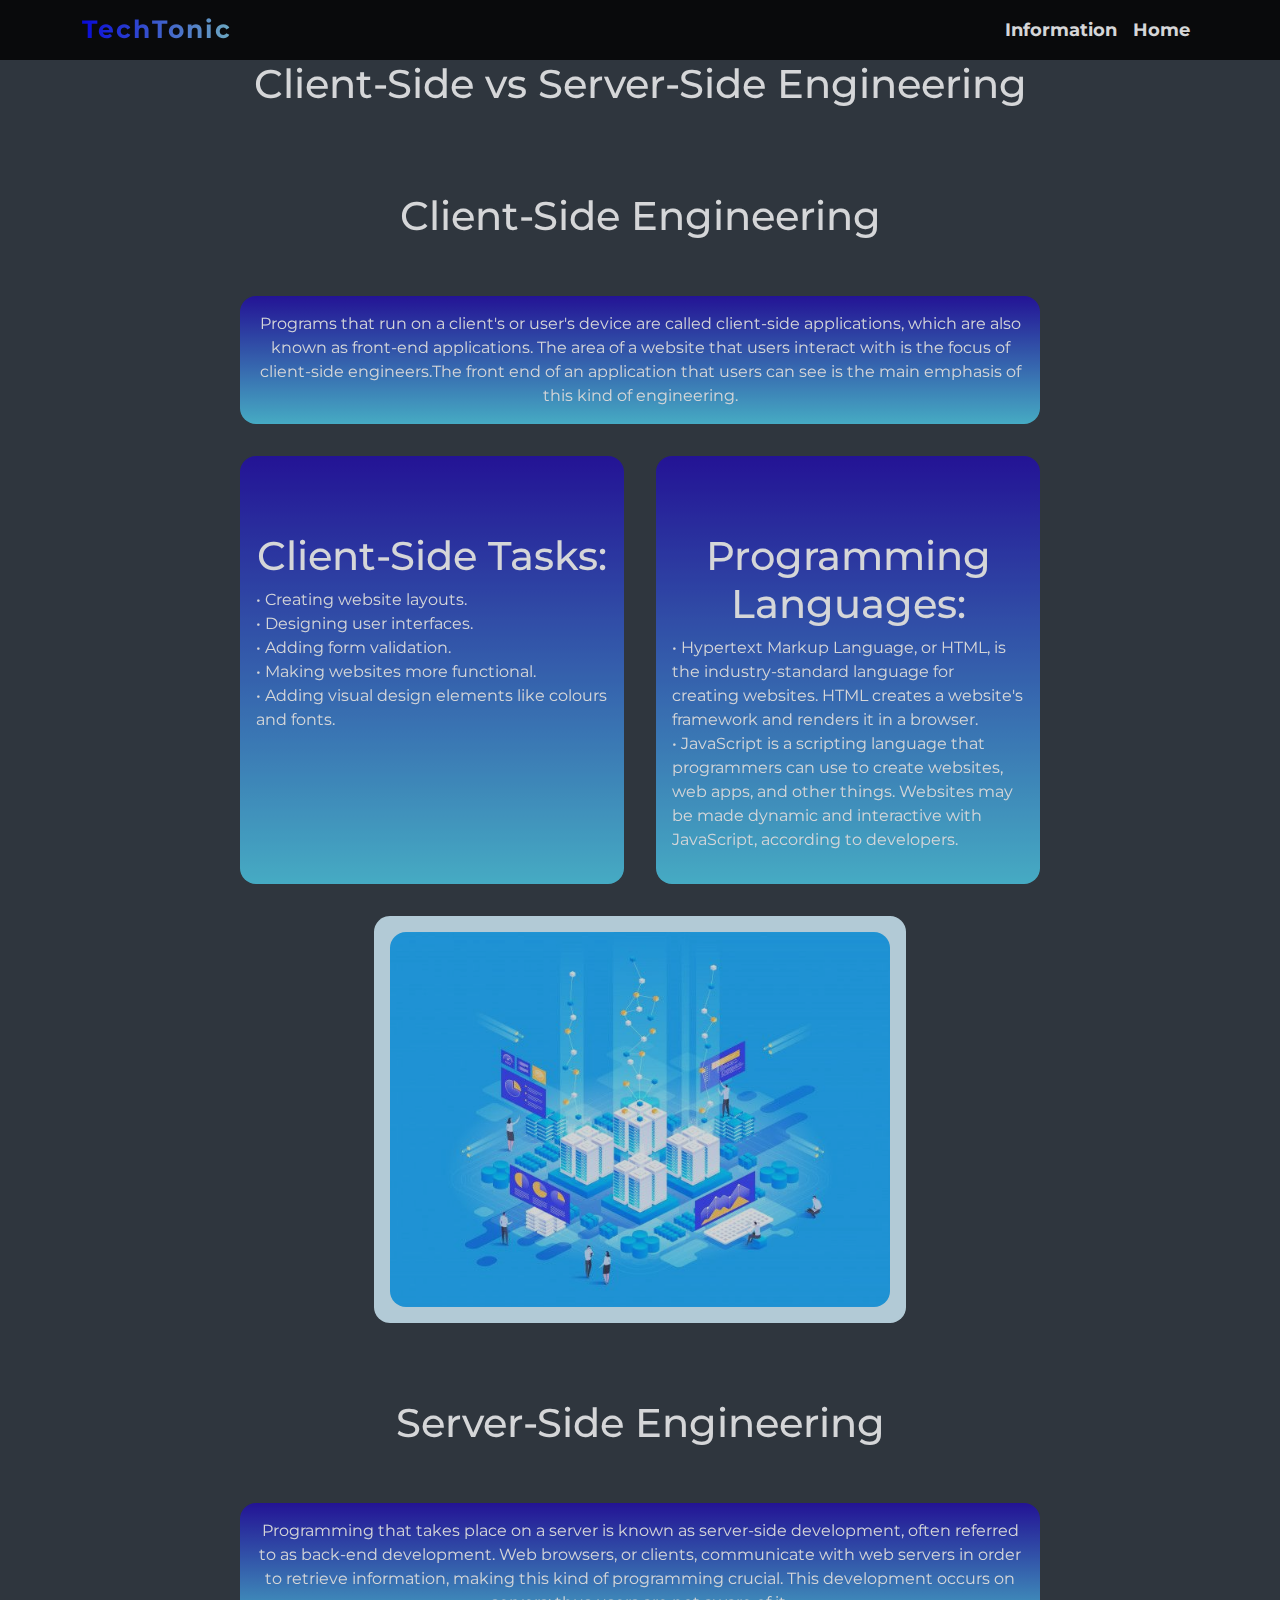
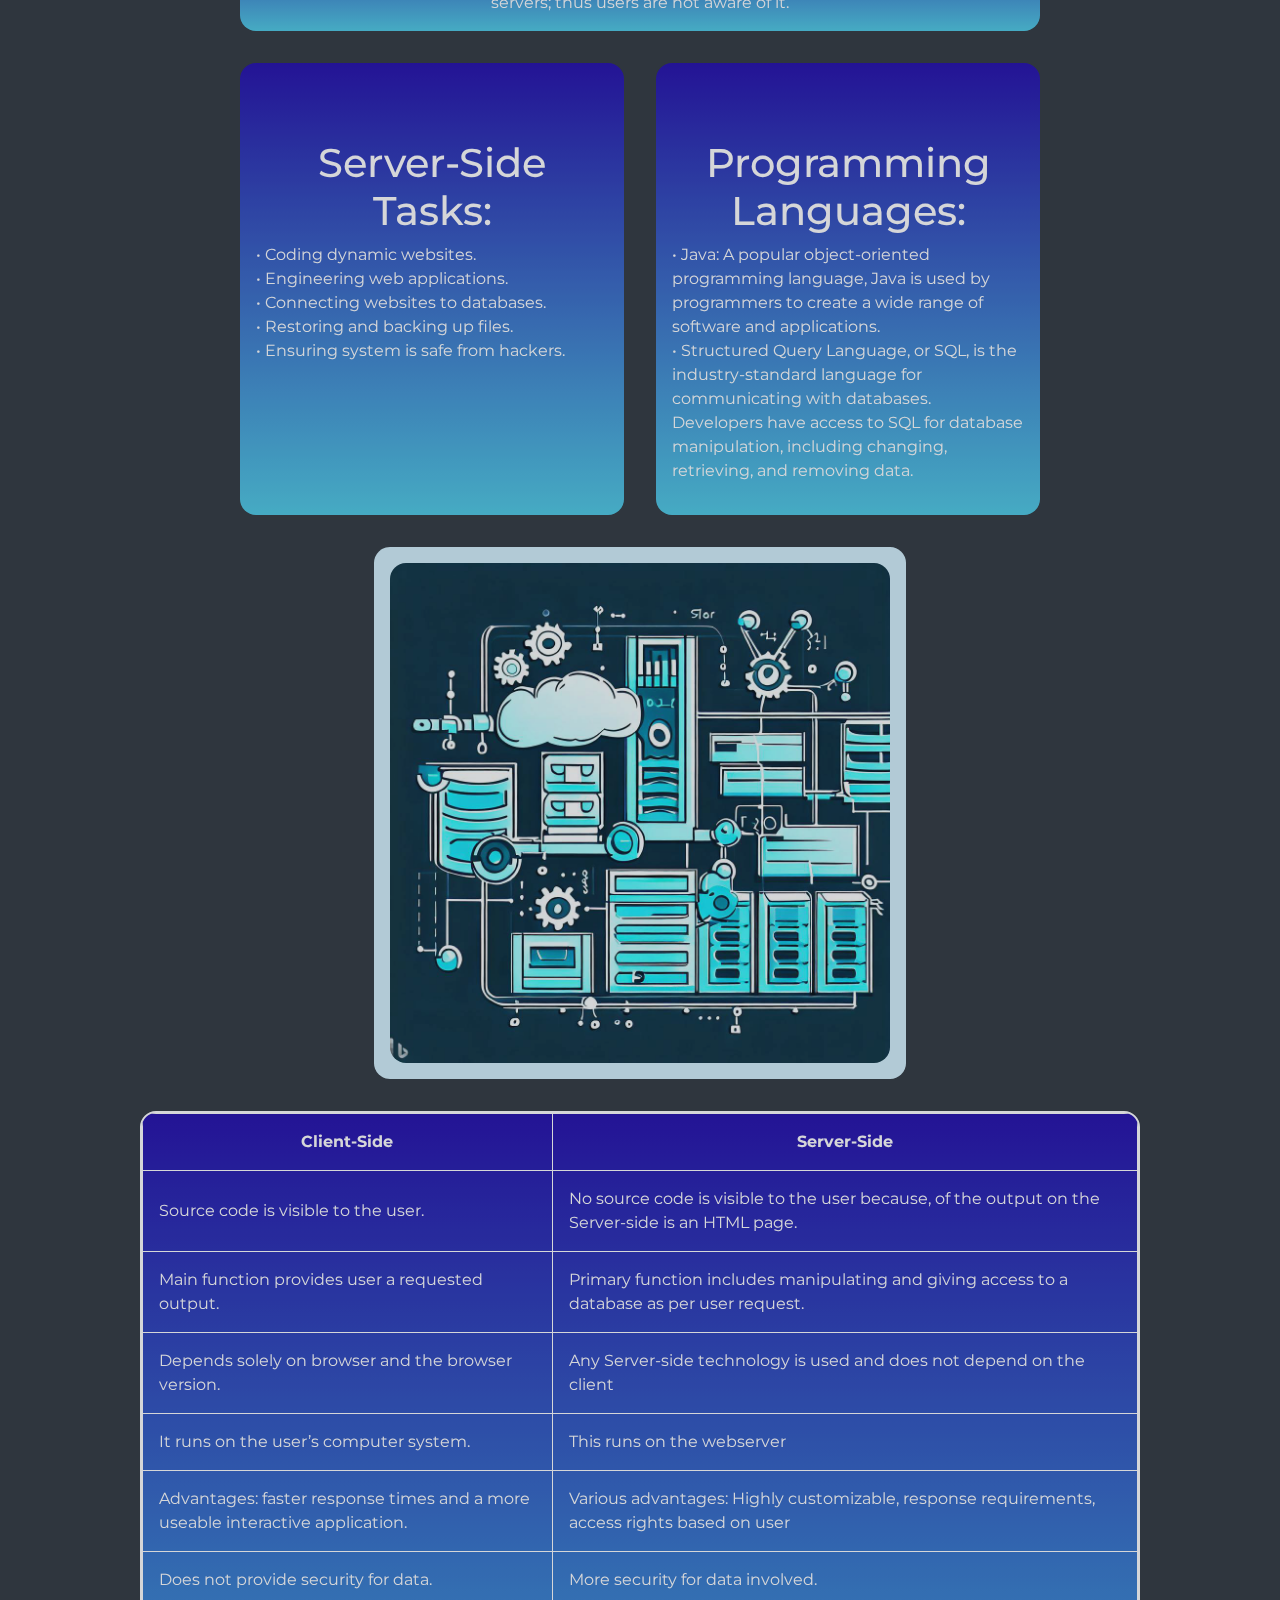
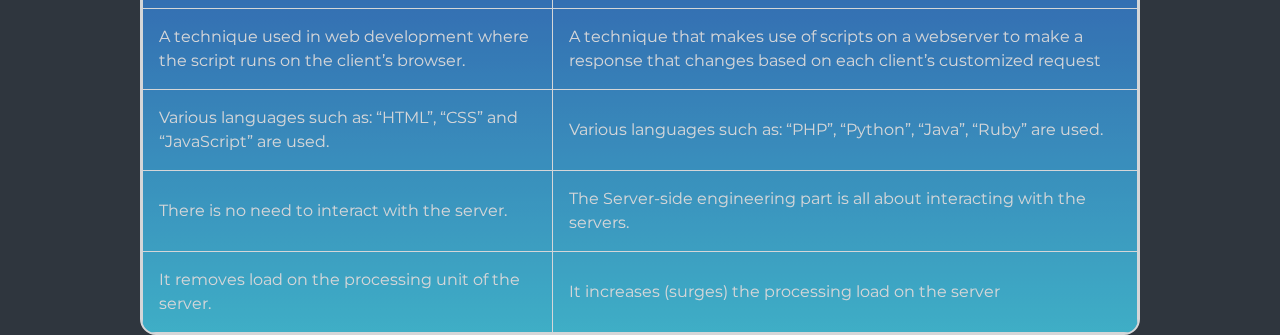
<file: ClientServer.html>
<!DOCTYPE html>
<html lang="en">
<head>
    <meta charset="UTF-8">
    <title>Client-Side vs Server-Side Engineering - TechTonic</title>
    <link rel="icon" type="icon/png" href="Images/internet.png">
    <link href="https://fonts.googleapis.com/css2?family=Montserrat:wght@400;500;700;900&display=swap" rel="stylesheet">
	<link href="https://cdn.jsdelivr.net/npm/bootstrap@5.1.0/dist/css/bootstrap.min.css" rel="stylesheet">
	<link href="https://cdnjs.cloudflare.com/ajax/libs/animate.css/3.7.2/animate.min.css" rel="stylesheet">
	<link href="Styles/styles.css" rel="stylesheet">
    <script src="https://cdn.jsdelivr.net/npm/bootstrap@5.1.0/dist/js/bootstrap.min.js"></script>
</head>
<body class="ClientServer-body">
    <nav class="navbar navbar-expand-lg navbar-light bg-light fixed-top">
		<div class="container">
			<a class="navbar-brand" href="#">TechTonic</a> 
			<button aria-controls="navbarSupportedContent" aria-expanded="false" aria-label="Toggle navigation" class="navbar-toggler" data-bs-target="#navbarSupportedContent" data-bs-toggle="collapse" type="button">
				<span class="navbar-toggler-icon"></span>
			</button>			
			<div class="collapse navbar-collapse" id="navbarSupportedContent">
				<ul class="navbar-nav ms-auto mb-2 mb-lg-0">
					<li class="nav-item">
						<div class="nav-dropdown">
							<button class="nav-link">Information</button>
							<div class="nav-dropdown-menu nav-information-grid">
								<div>
									<div class="nav-dropdown-heading">This website was designed by</div>
									<div class="nav-dropdown-links">
										<a class="nav-link">Jordan Ross Olive (600444)</a>
										<a class="nav-link">Joseph Pereira (601015)</a>
										<a class="nav-link">Caydan Frank (578131)</a>
										<a class="nav-link">Eduard Jacobus Engelbrecht (600237)</a>
                                    </div>									
								</div>
							</div>
						</div>
					</li>
					<li class="nav-item">
						<a class="nav-link" href="HomePage.html">Home</a>
					</li>
				</ul>
			</div>
		</div>
	</nav>

    <h1>Client-Side vs Server-Side Engineering</h1>
    <div class="ClientServer-info">
        <div class="ClientServer-heading"> <h1>Client-Side Engineering</h1> </div>
        <div class="ClientServer-define">Programs that run on a client's or user's device are called client-side applications, which are also known as front-end applications. The area of a website that users interact with is the focus of client-side engineers.The front end of an application that users can see is the main emphasis of this kind of engineering.    
        </div>
        <div class="ClientServer-Tasks">
            <h1>Client-Side Tasks:</h1>
            <p>
            •	Creating website layouts.<br>
            •	Designing user interfaces. <br>
            •	Adding form validation. <br>
            •	Making websites more functional. <br>
            •	Adding visual design elements like colours and fonts.
            </p>
        </div>
        <div class="ClientServer-Languages">
            <h1>Programming Languages:</h1>
            <p>
            •	Hypertext Markup Language, or HTML, is the industry-standard language for creating websites. HTML creates a website's framework and renders it in a browser. <br>
            •	JavaScript is a scripting language that programmers can use to create websites, web apps, and other things. Websites may be made dynamic and interactive with JavaScript, according to developers.
            </p>
        </div>
        <div class="ImagesCLientServer">
            <a href="https://youtu.be/dQw4w9WgXcQ" target="_blank" title="Click for more information">
                <img src="Images/Client-side2jpeg.jpg" alt="Client-Side Engineering" width="500px">    
            </a>
        </div>
    </div>
    <div class="ClientServer-info">
        <div class="ClientServer-heading"> <h1>Server-Side Engineering</h1> </div>
        <div class="ClientServer-define">Programming that takes place on a server is known as server-side development, often referred to as back-end development. Web browsers, or clients, communicate with web servers in order to retrieve information, making this kind of programming crucial. This development occurs on servers; thus users are not aware of it.    
        </div>
        <div class="ClientServer-Tasks">
            <h1>Server-Side Tasks:</h1>
            <p>
                •	Coding dynamic websites. <br>
                •	Engineering web applications. <br>
                •	Connecting websites to databases. <br>
                •	Restoring and backing up files. <br>
                •	Ensuring system is safe from hackers.
                
            </p>
        </div>
        <div class="ClientServer-Languages">
            <h1>Programming Languages:</h1>
            <p>
                •	Java: A popular object-oriented programming language, Java is used by programmers to create a wide range of software and applications. <br>
                •	Structured Query Language, or SQL, is the            industry-standard language for communicating with databases. Developers have access to SQL for database manipulation, including changing, retrieving, and removing data.
                
            </p>
        </div>
        <div class="ImagesCLientServer">
            <img src="Images/Server-Side.jpeg" alt="Server-Side Engineering" width="500">
        </div>
    </div>
    <div class="ClientServer-tables">
        <table>
            <tr>
                <th>Client-Side</th>
                <th>Server-Side</th>
            </tr>
            <tr>
                <td>Source code is visible to the user.</td>
                <td>No source code is visible to the user because, of the output on the Server-side is an HTML page.</td>
            </tr>
            <tr>
                <td>Main function provides user a requested output.</td>
                <td>Primary function includes manipulating and giving access to a database as per user request.</td>
            </tr>
            <tr>
                <td>Depends solely on browser and the browser version.</td>
                <td>Any Server-side technology is used and does not depend on the client</td>
            </tr>
            <tr>
                <td>It runs on the user’s computer system.</td>
                <td>This runs on the webserver</td>
            </tr>
            <tr>
                <td>Advantages: faster response times and a more useable interactive application.</td>
                <td>Various advantages: Highly customizable, response requirements, access rights based on user</td>
            </tr>
            <tr>
                <td>Does not provide security for data.</td>
                <td>More security for data involved.</td>
            </tr>
            <tr>
                <td>A technique used in web development where the script runs on the client’s browser.</td>
                <td>A technique that makes use of scripts on a webserver to make a response that changes based on each client’s customized request</td>
            </tr>
            <tr>
                <td>Various languages such as: “HTML”, “CSS” and “JavaScript” are used.</td>
                <td>Various languages such as: “PHP”, “Python”, “Java”, “Ruby” are used.</td>
            </tr>
            <tr>
                <td>There is no need to interact with the server.</td>
                <td>The Server-side engineering part is all about interacting with the servers.</td>
            </tr>
            <tr>
                <td>It removes load on the processing unit of the server.</td>
                <td>It increases (surges) the processing load on the server</td>
            </tr>
        </table>
    </div>
</body>
</html>
</file>
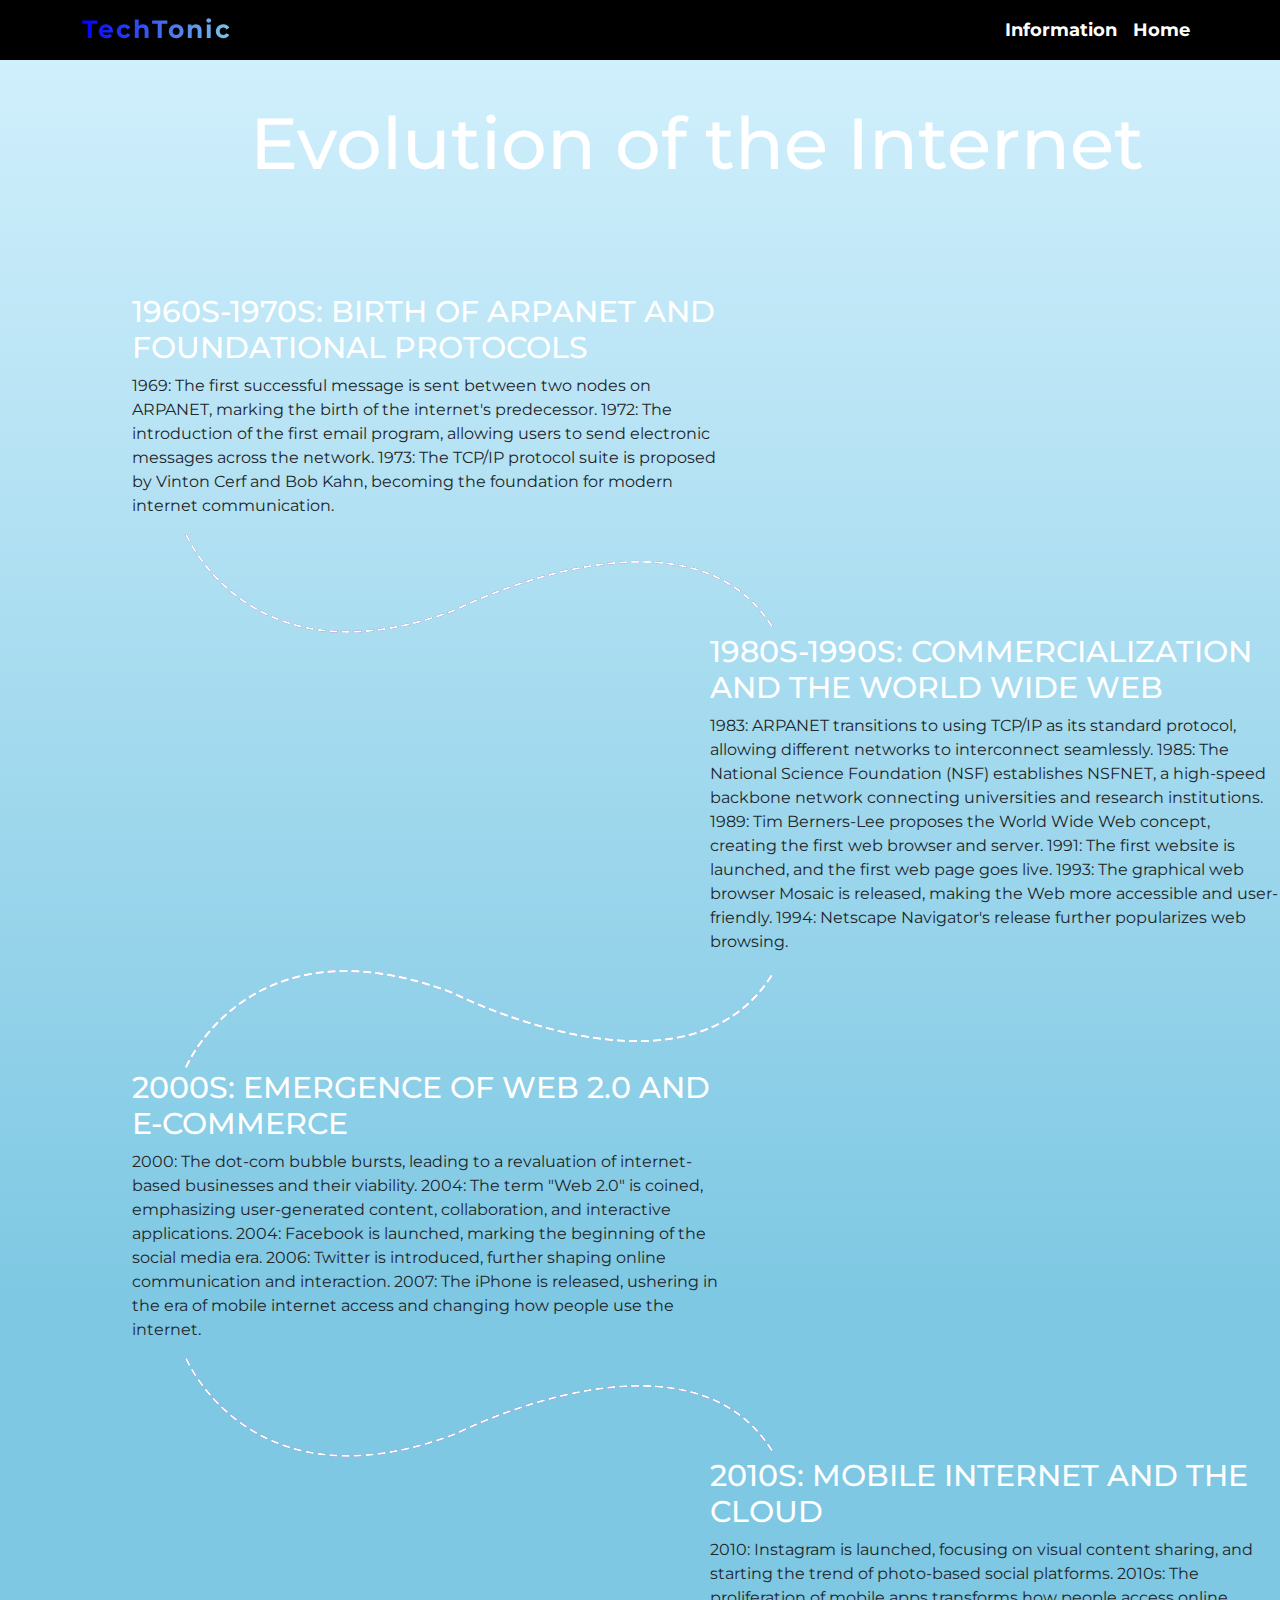
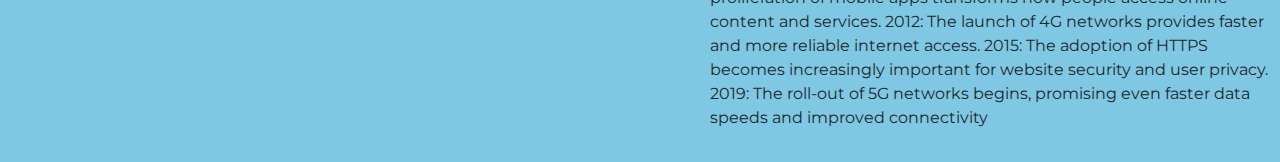
<file: EvolutionOfTheInternet.html>
<!DOCTYPE html>
<html lang = "en">
<head>
    <meta charset='utf-8'>
    <title>Evolution of The Internet - TechTonic</title>
    <link rel="icon" type="icon/png" href="Images/internet.png">
    <link href="https://fonts.googleapis.com/css2?family=Montserrat:wght@400;500;700;900&display=swap" rel="stylesheet">
	<link href="https://cdn.jsdelivr.net/npm/bootstrap@5.1.0/dist/css/bootstrap.min.css" rel="stylesheet">
	<link href="https://cdnjs.cloudflare.com/ajax/libs/animate.css/3.7.2/animate.min.css" rel="stylesheet">
    <link href="Styles/styles.css" rel="stylesheet">
    <script src="https://cdn.jsdelivr.net/npm/bootstrap@5.1.0/dist/js/bootstrap.min.js"></script>
</head>
<body class="evolBody">
    <nav class="navbar navbar-expand-lg navbar-light bg-light fixed-top">
		<div class="container">
			<a class="navbar-brand" href="#">TechTonic</a> 
			<button aria-controls="navbarSupportedContent" aria-expanded="false" aria-label="Toggle navigation" class="navbar-toggler" data-bs-target="#navbarSupportedContent" data-bs-toggle="collapse" type="button">
				<span class="navbar-toggler-icon"></span>
			</button>			
			<div class="collapse navbar-collapse" id="navbarSupportedContent">
				<ul class="navbar-nav ms-auto mb-2 mb-lg-0">
					<li class="nav-item">
						<div class="nav-dropdown">
							<button class="nav-link">Information</button>
							<div class="nav-dropdown-menu nav-information-grid">
								<div>
									<div class="nav-dropdown-heading">This website was designed by</div>
									<div class="nav-dropdown-links">
										<a class="nav-link">Jordan Ross Olive (600444)</a>
										<a class="nav-link">Joseph Pereira (601015)</a>
										<a class="nav-link">Caydan Frank (578131)</a>
										<a class="nav-link">Eduard Jacobus Engelbrecht (600237)</a>	
                                    </div>							
								</div>
							</div>
						</div>
					</li>
					<li class="nav-item">
						<a class="nav-link" href="HomePage.html">Home</a>
					</li>
				</ul>
			</div>
		</div>
	</nav>

    <div class="evolWrap">
        <div id="evolContent">
            <div class="evolContainer">
                <h1 class="evolHeading">Evolution of the Internet</h1>
                <div class="evolStart">
                    <ul class="row">
                        <li>
                            <div class="evolMedia-body">
                                <h4>1960s-1970s: Birth of ARPANET and Foundational Protocols</h4>
                                <p>
                                    1969: The first successful message is sent between two nodes on ARPANET, marking the birth of the internet's predecessor.
                                    1972: The introduction of the first email program, allowing users to send electronic messages across the network.
                                    1973: The TCP/IP protocol suite is proposed by Vinton Cerf and Bob Kahn, becoming the foundation for modern internet communication.
                                </p>
                            </div>
                        </li>
                        <li>
                            <div class="evolMedia-body">
                                <h4>1980s-1990s: Commercialization and the World Wide Web</h4>
                                <p>
                                    1983: ARPANET transitions to using TCP/IP as its standard protocol, allowing different networks to interconnect seamlessly.
                                    1985: The National Science Foundation (NSF) establishes NSFNET, a high-speed backbone network connecting universities and research institutions.
                                 	1989: Tim Berners-Lee proposes the World Wide Web concept, creating the first web browser and server.
                                    1991: The first website is launched, and the first web page goes live.
                                    1993: The graphical web browser Mosaic is released, making the Web more accessible and user-friendly.
                                    1994: Netscape Navigator's release further popularizes web browsing.
                                </p>
                            </div>
                        </li>
                        <li>
                            <div class="evolMedia-body">
                                <h4>2000s: Emergence of Web 2.0 and E-Commerce</h4>
                                <p>
                                    2000: The dot-com bubble bursts, leading to a revaluation of internet-based businesses and their viability.
                                    2004: The term "Web 2.0" is coined, emphasizing user-generated content, collaboration, and interactive applications.
                                    2004: Facebook is launched, marking the beginning of the social media era.
                                    2006: Twitter is introduced, further shaping online communication and interaction.
                                    2007: The iPhone is released, ushering in the era of mobile internet access and changing how people use the internet.
                                </p>
                            </div>
                        </li>
                        <li>
                            <div class="evolMedia-body">
                                <h4>2010s: Mobile Internet and the Cloud</h4>
                                <p>
                                    2010: Instagram is launched, focusing on visual content sharing, and starting the trend of photo-based social platforms.
                                    2010s: The proliferation of mobile apps transforms how people access online content and services.
                                    2012: The launch of 4G networks provides faster and more reliable internet access.
                                    2015: The adoption of HTTPS becomes increasingly important for website security and user privacy.
                                    2019: The roll-out of 5G networks begins, promising even faster data speeds and improved connectivity
                                </p>
                            </div>
                        </li>
                    </ul>
                </div>
            </div>
        </div>
    </div>
</body>
</html>
</file>
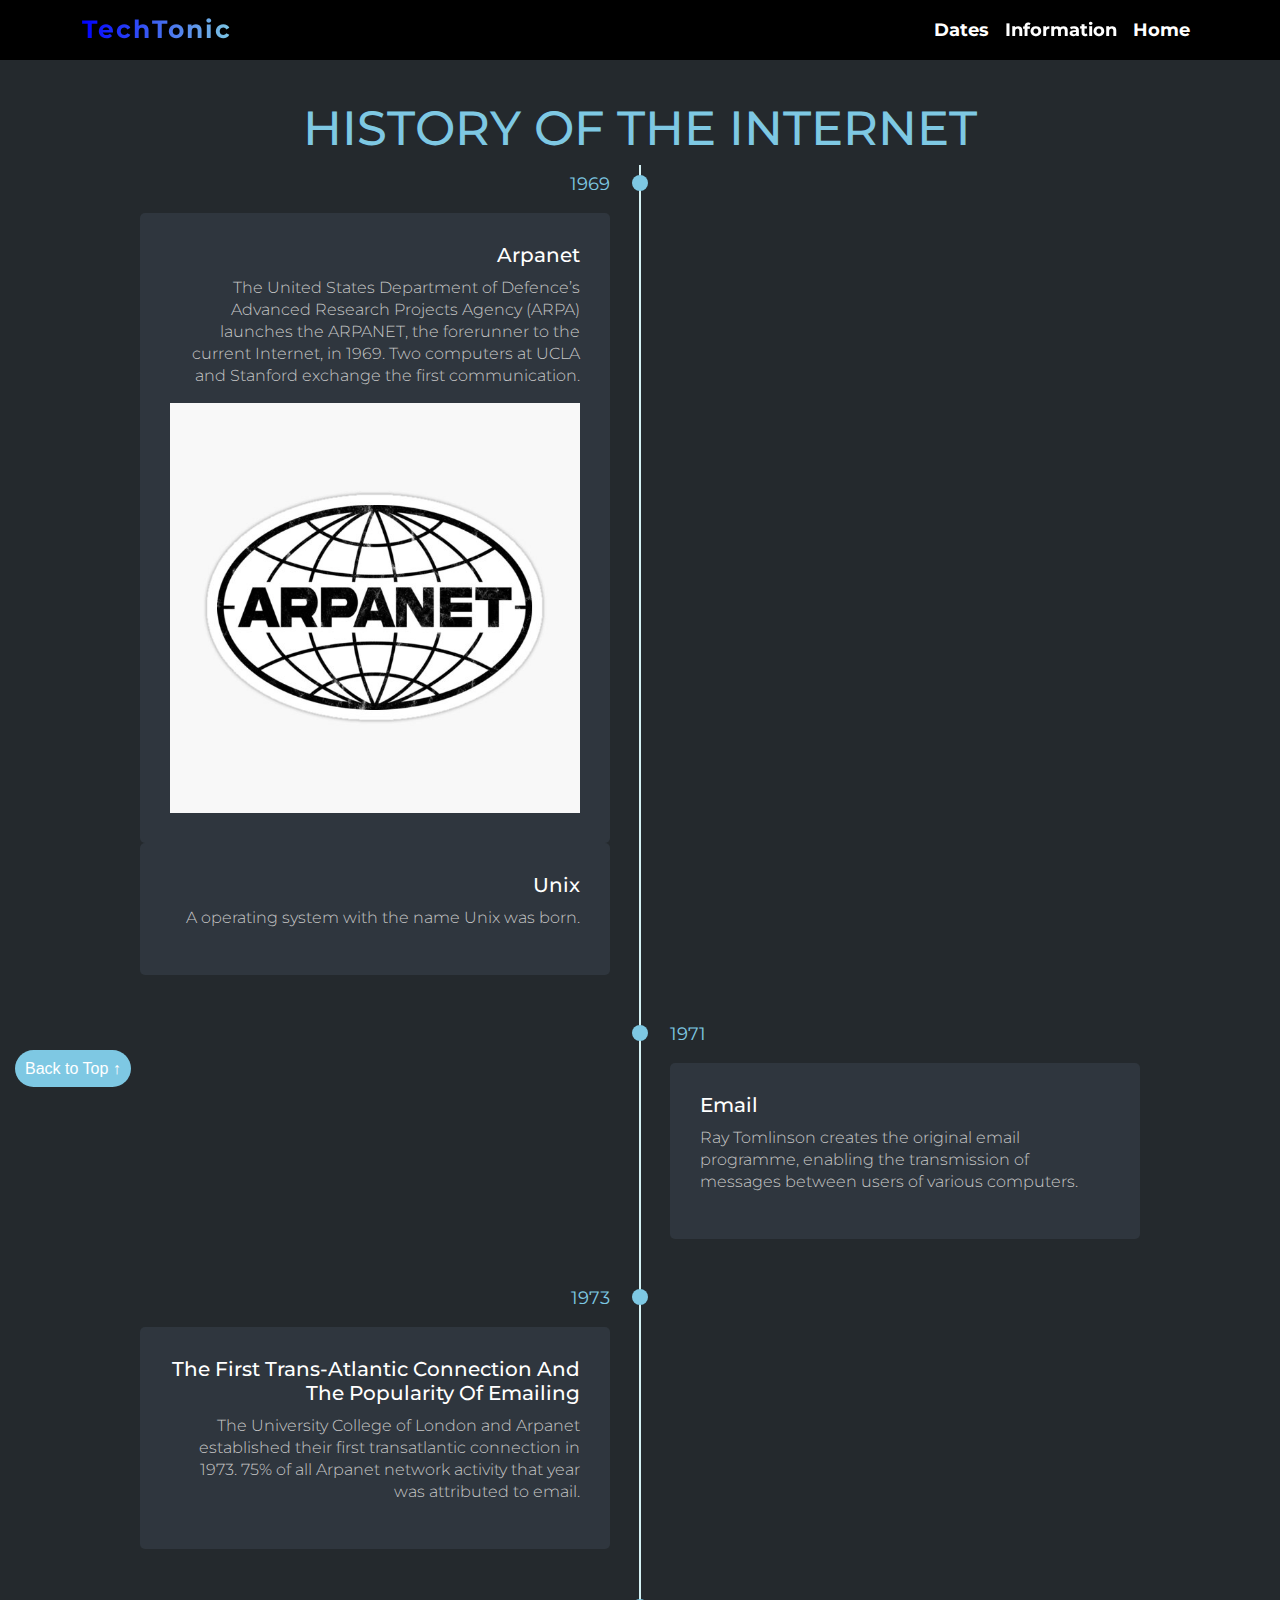
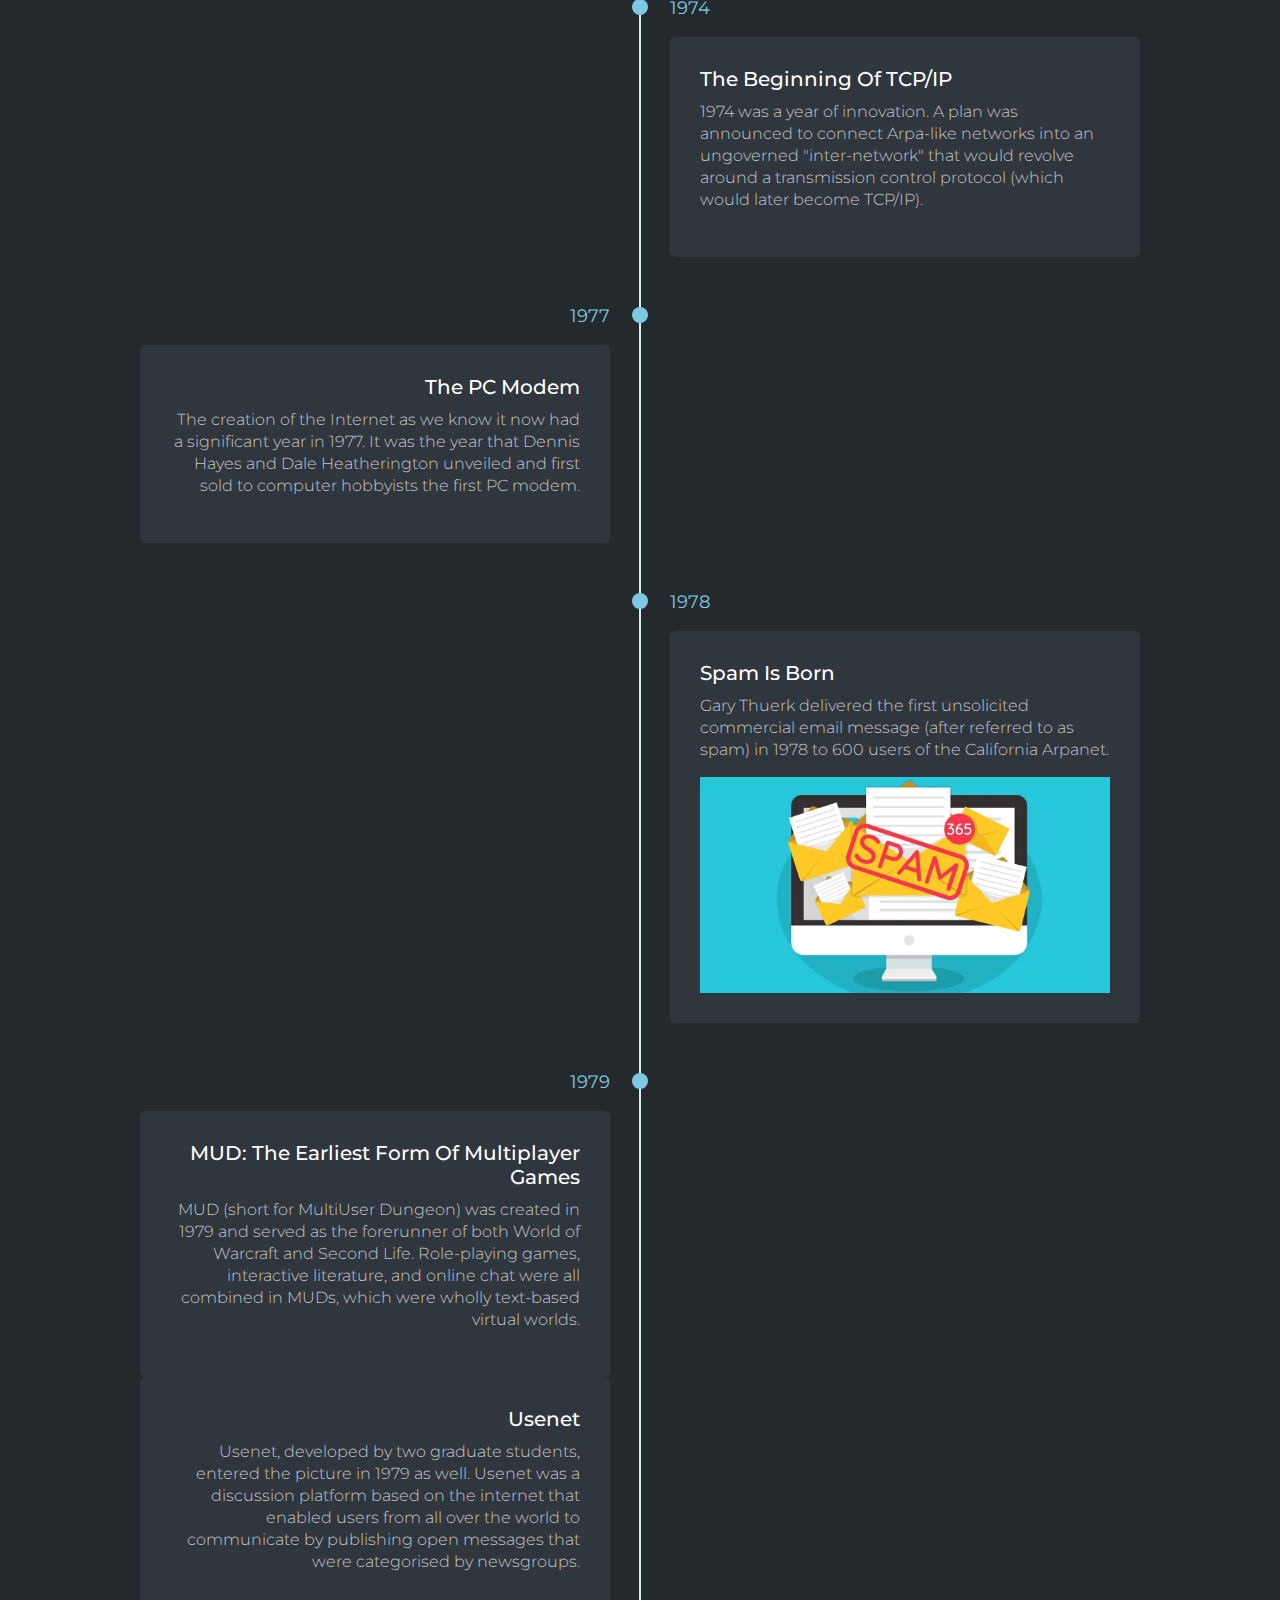
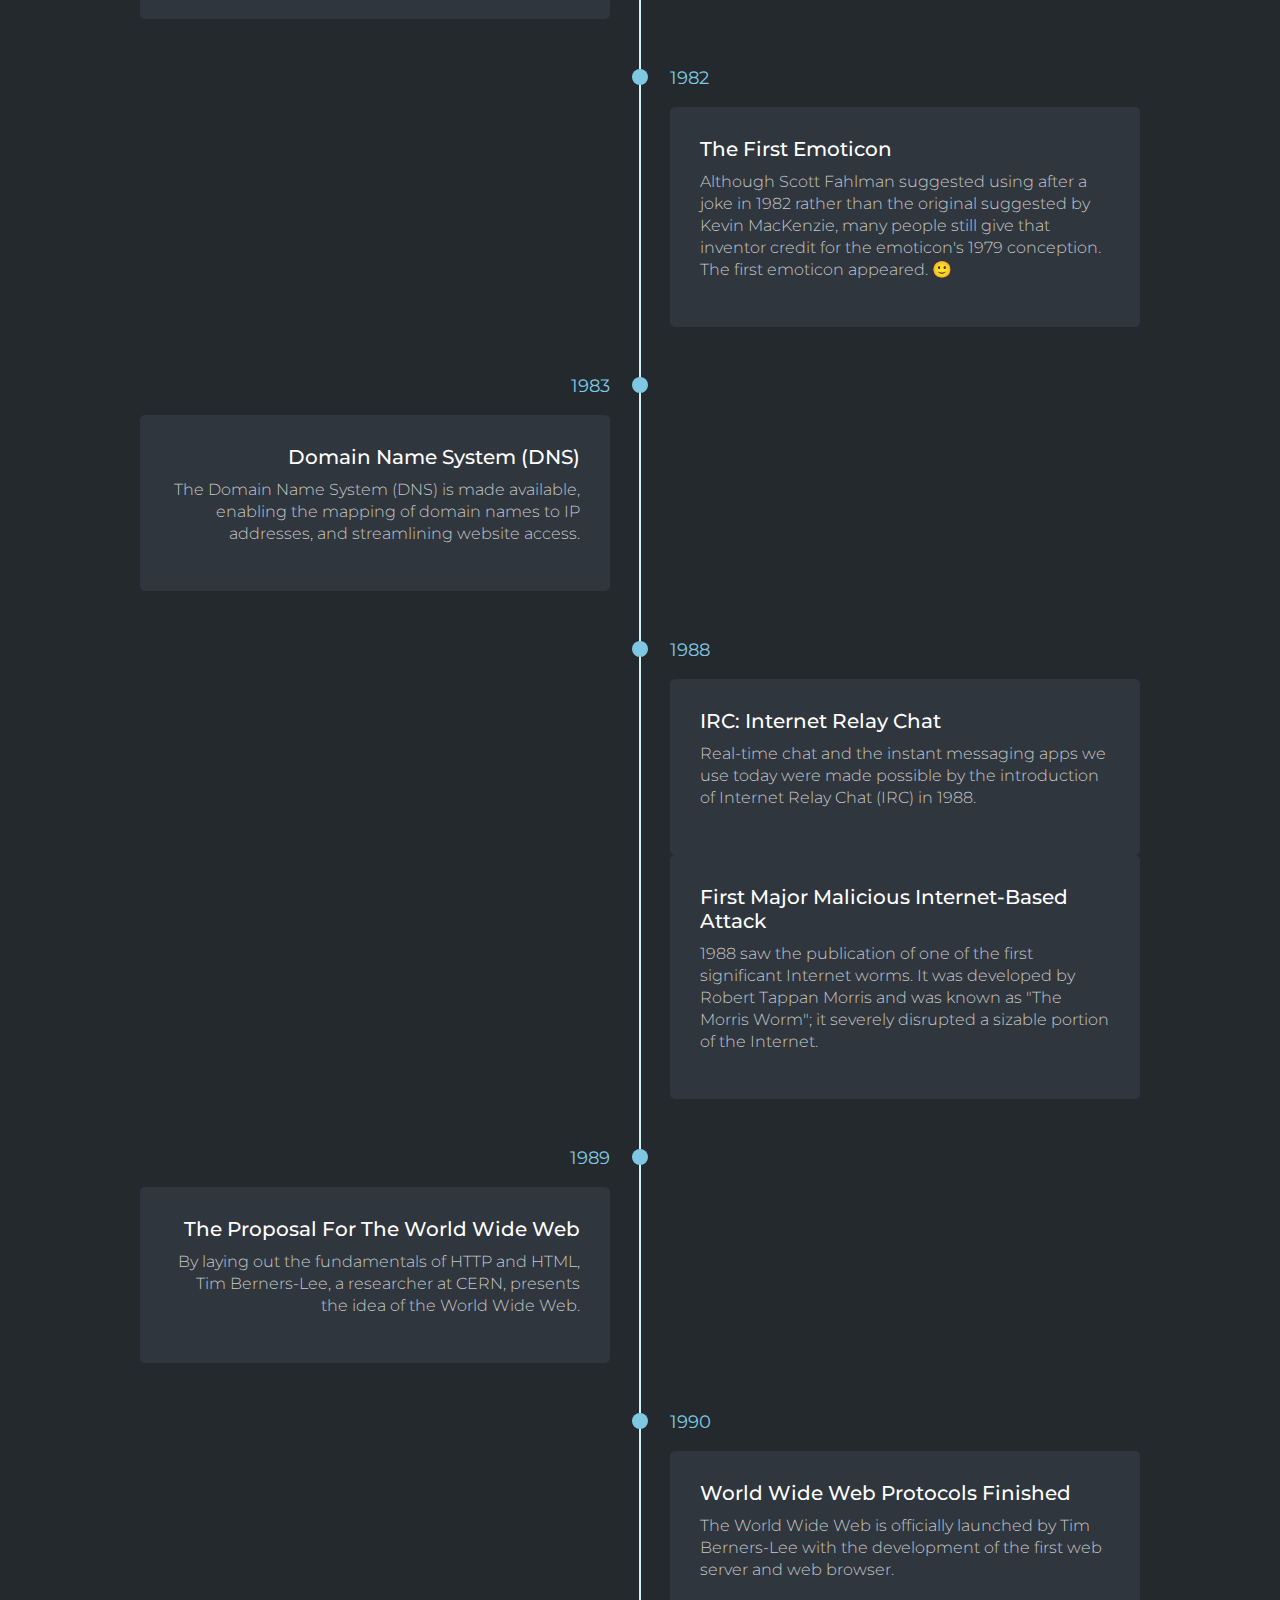
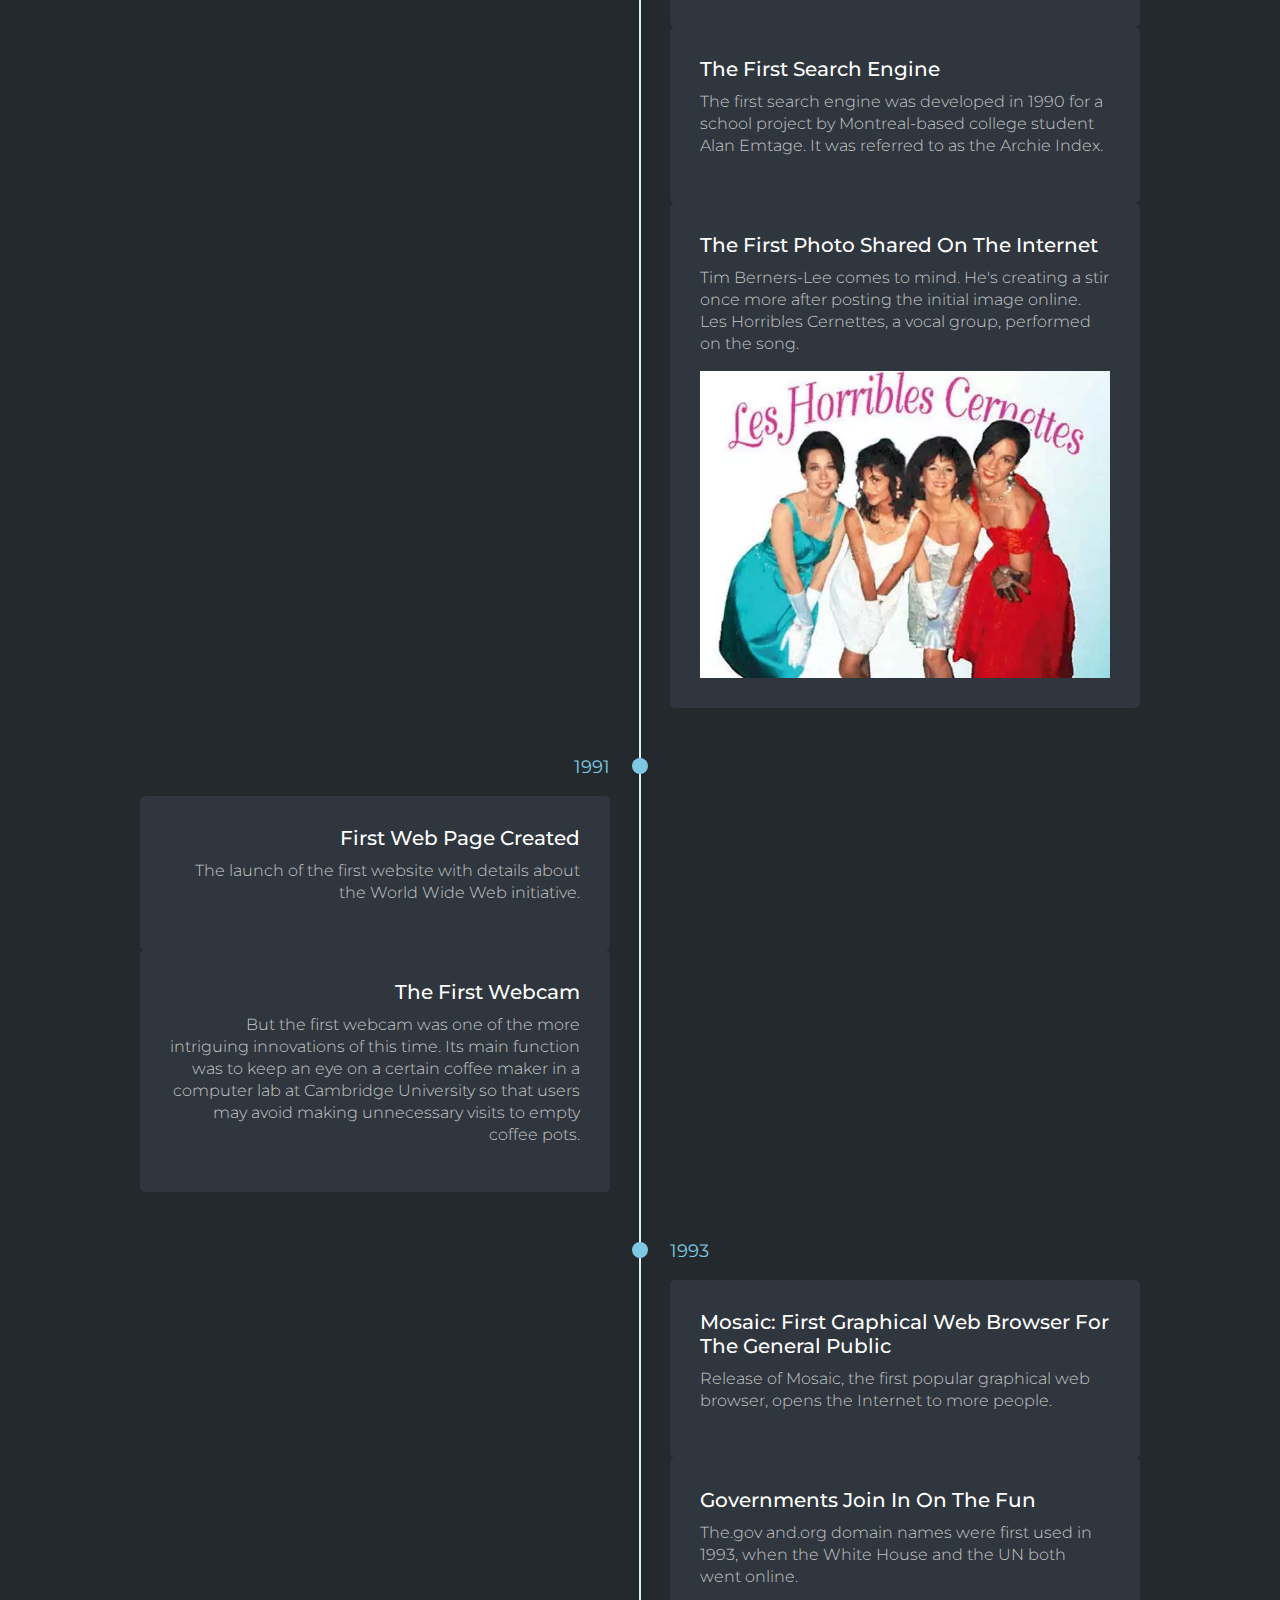
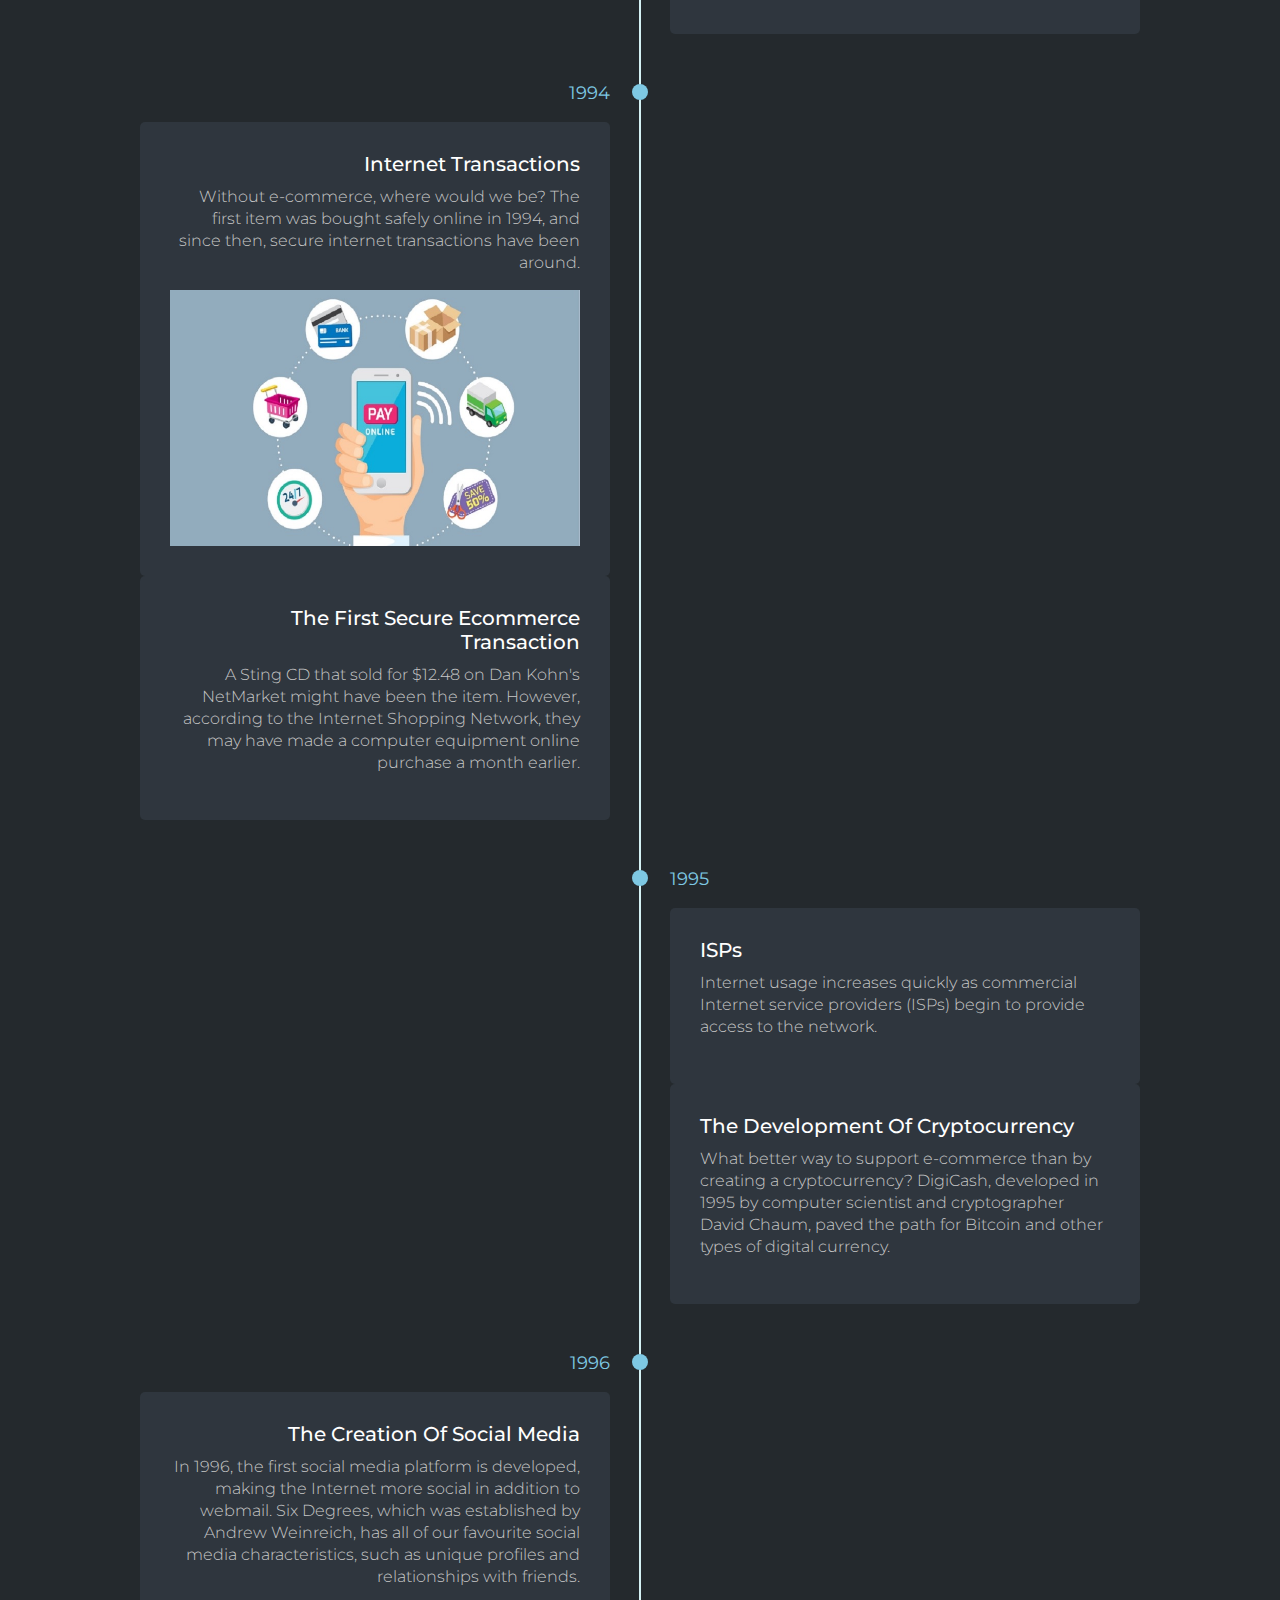
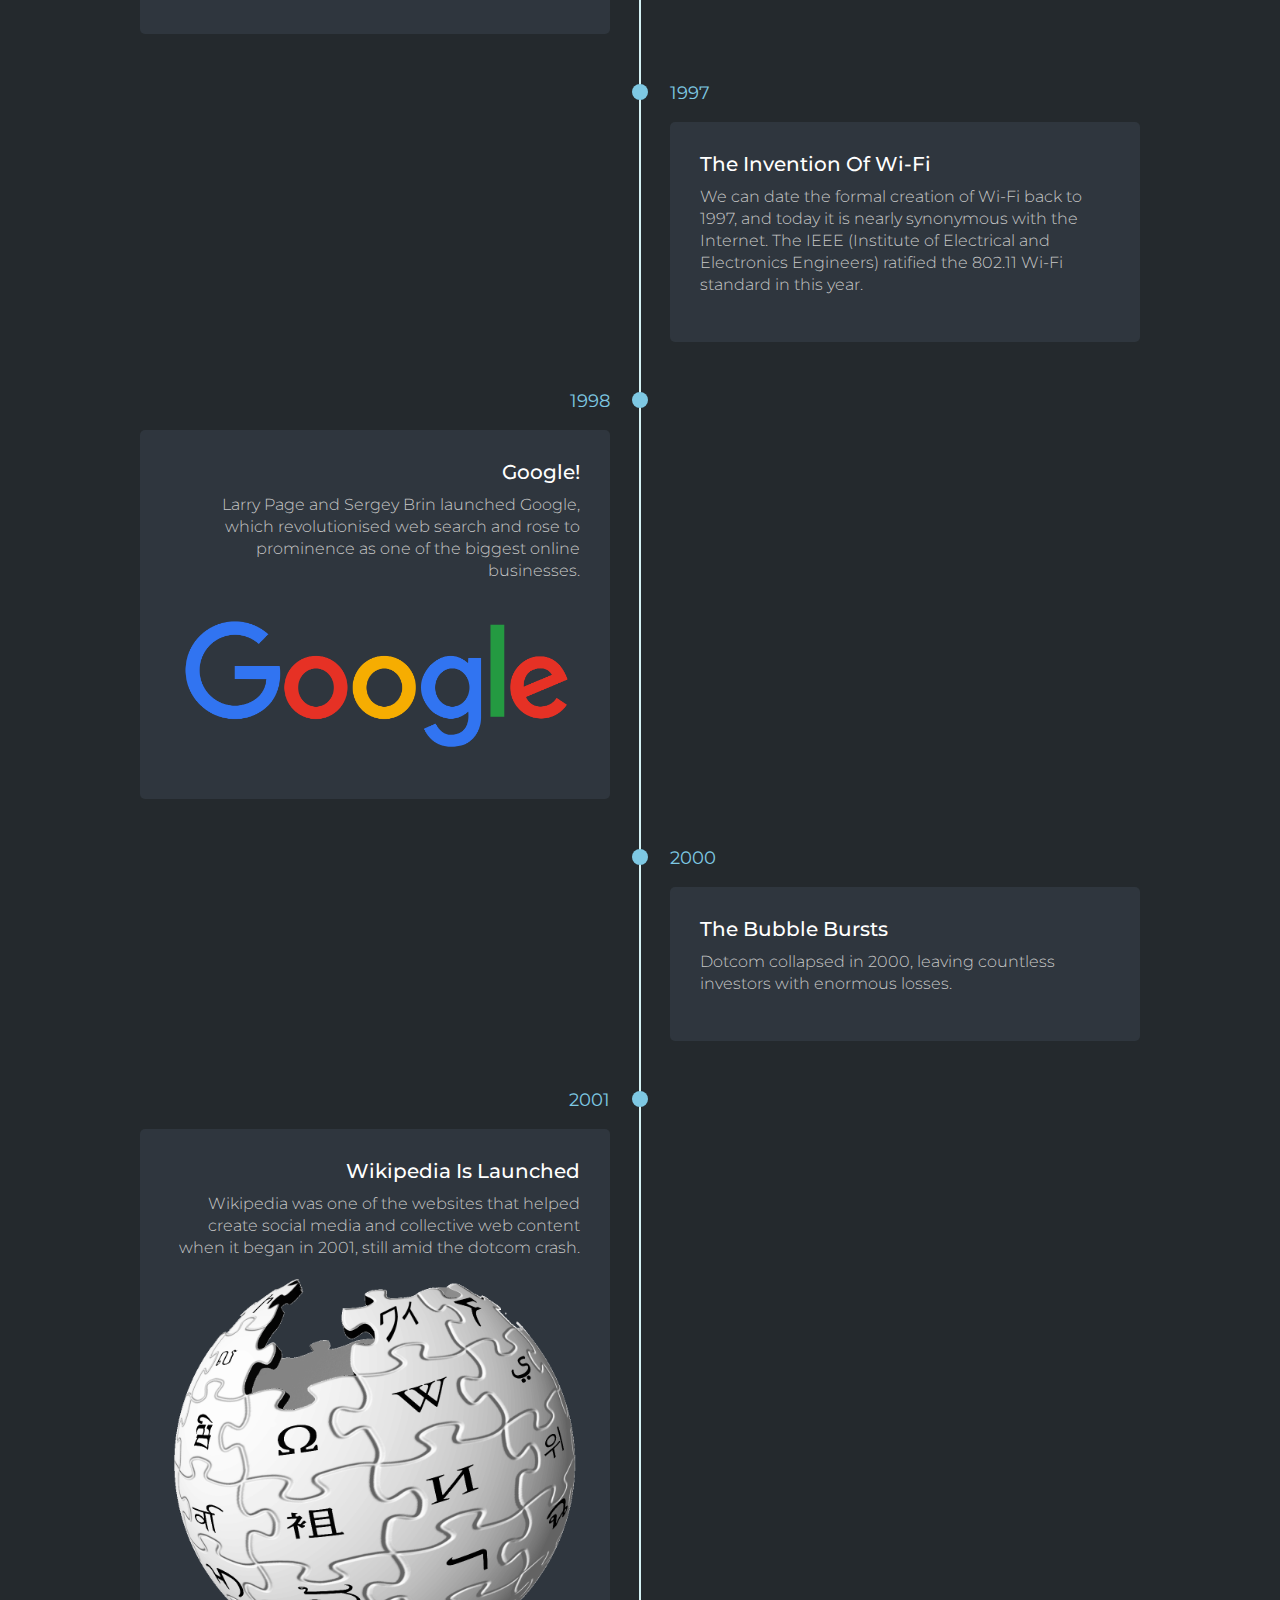
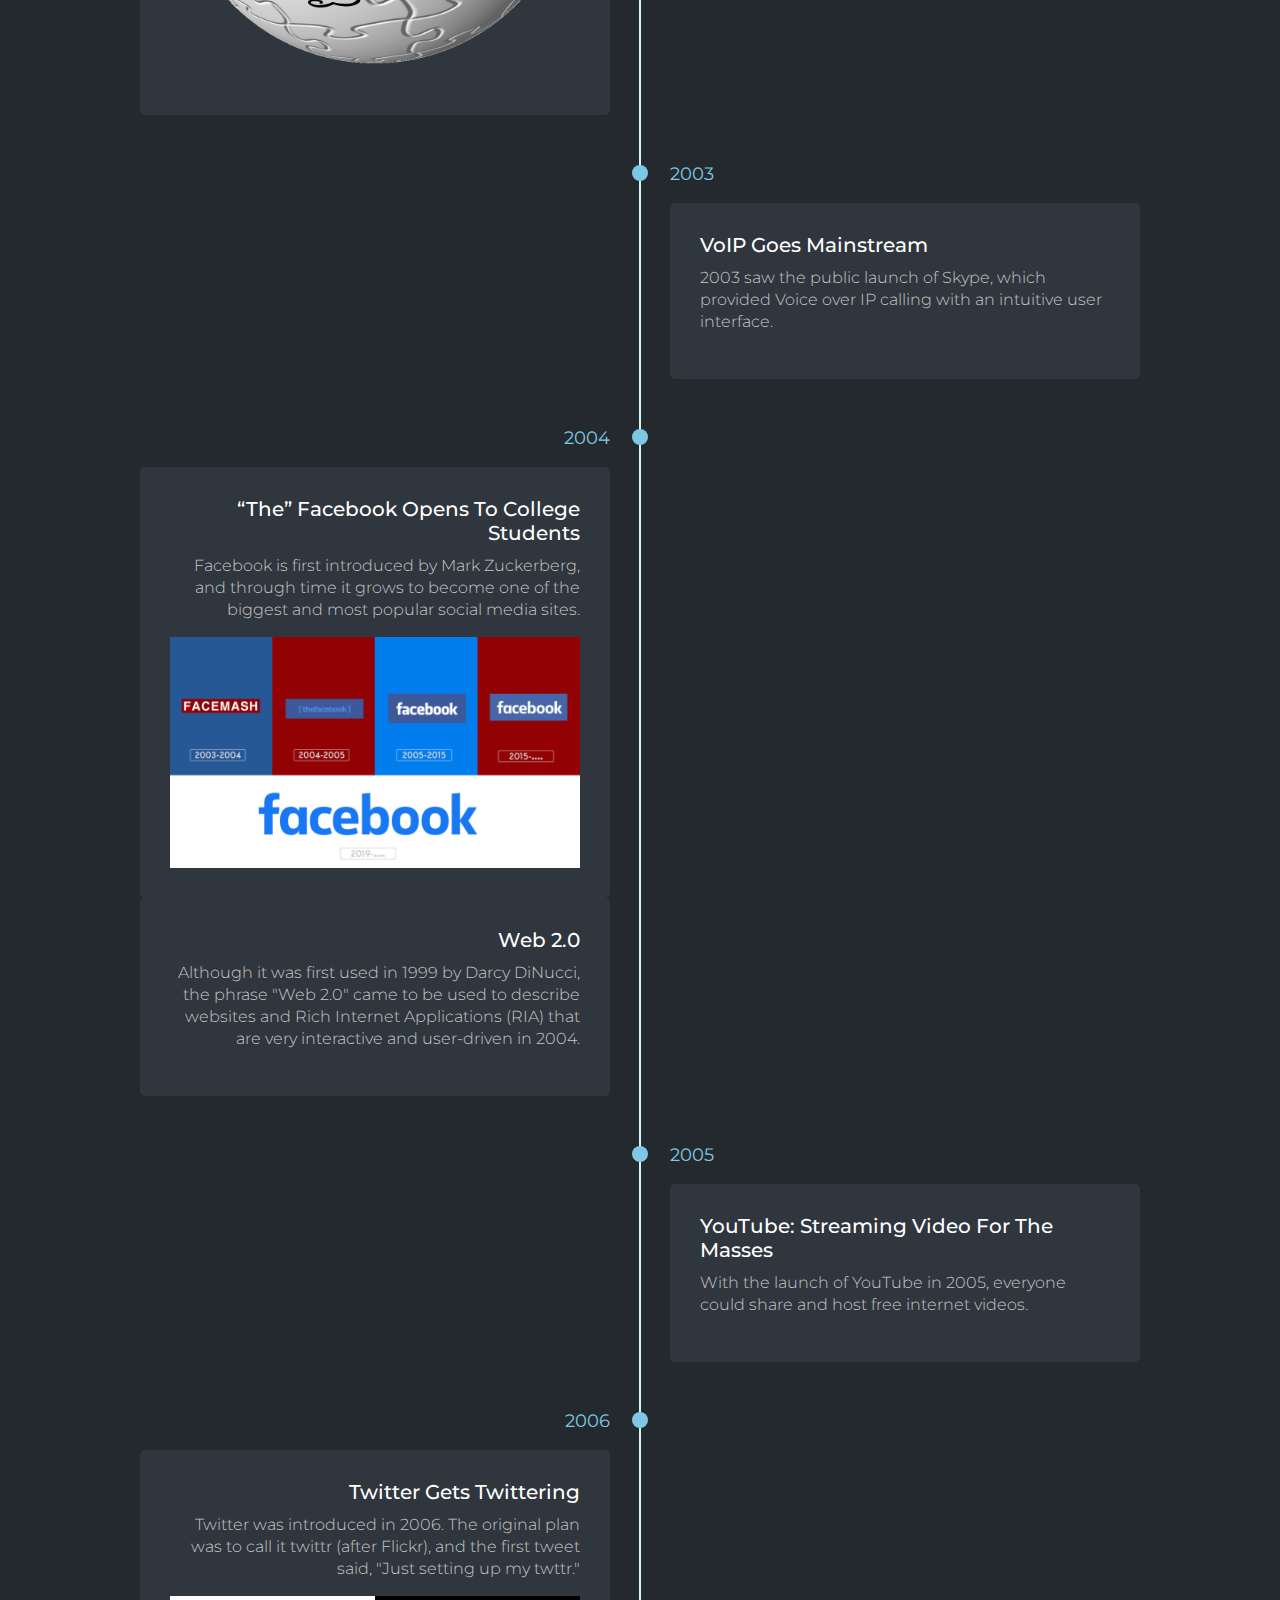
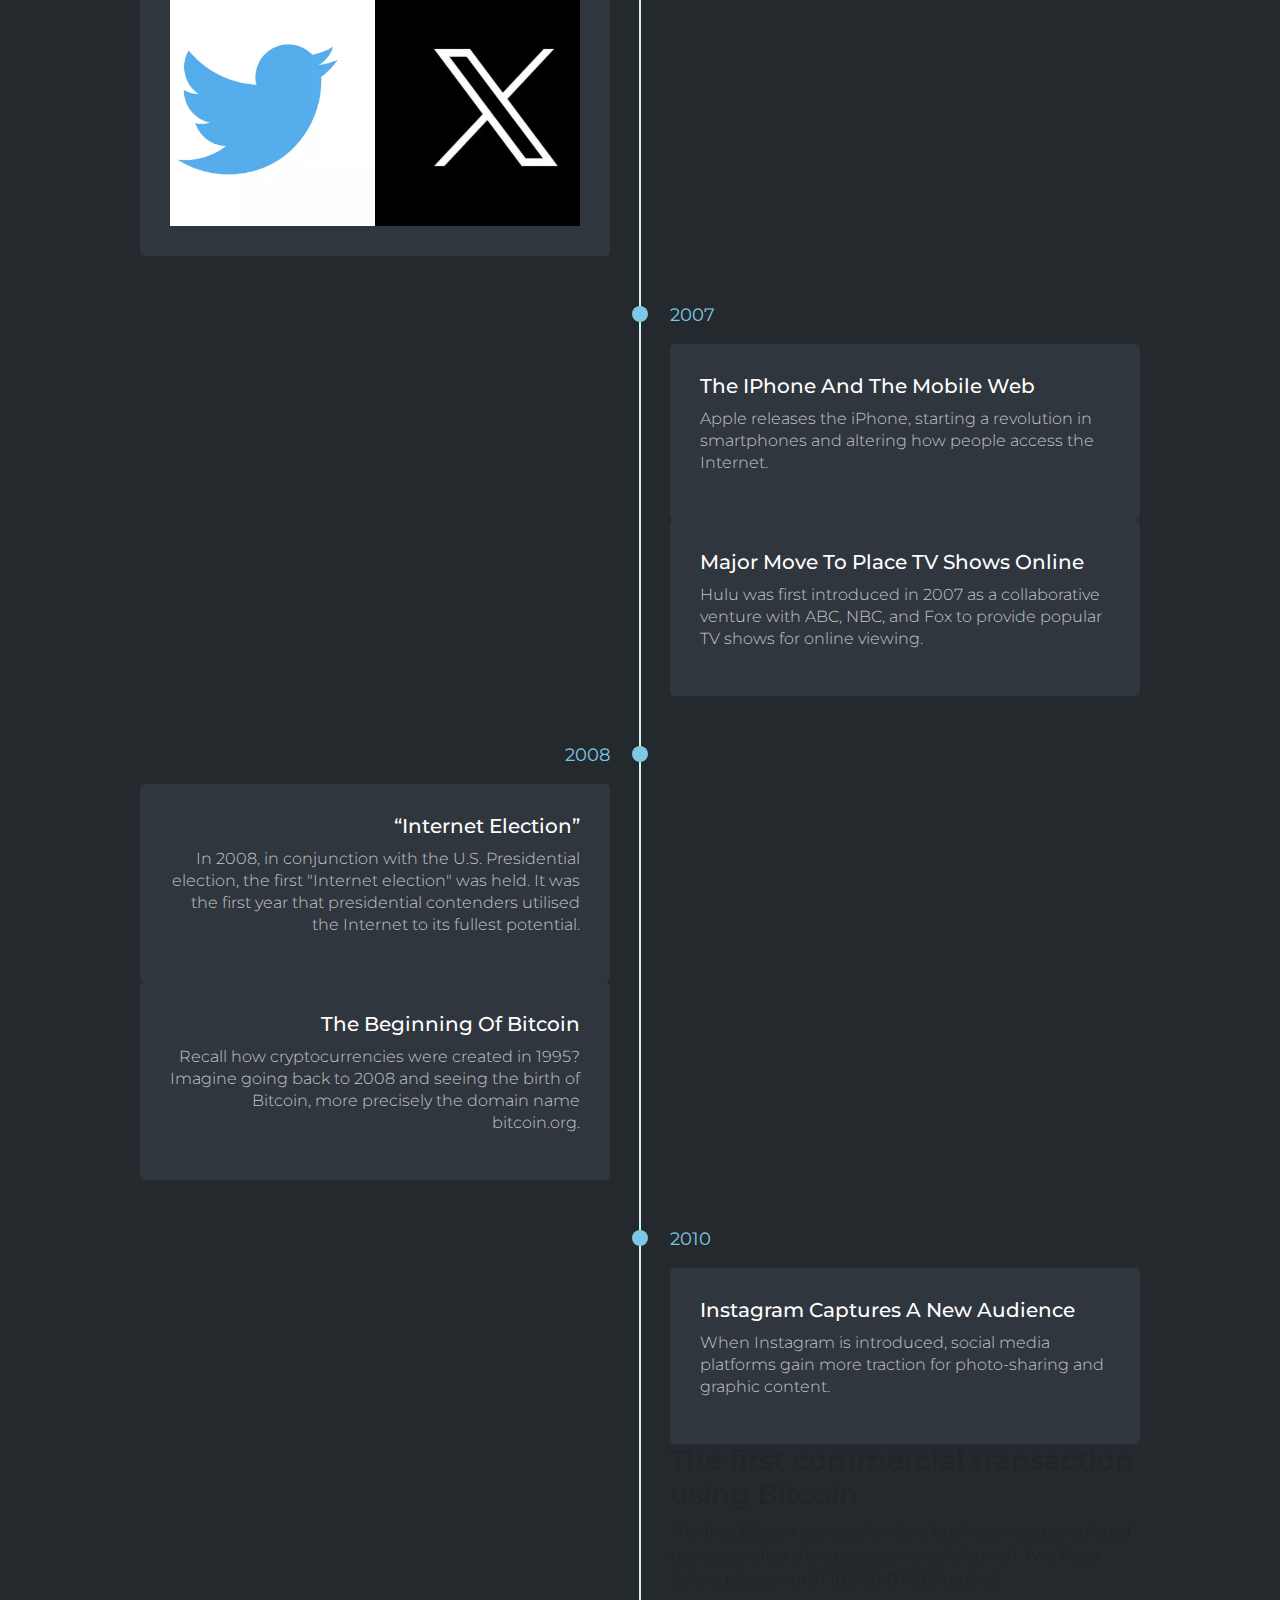
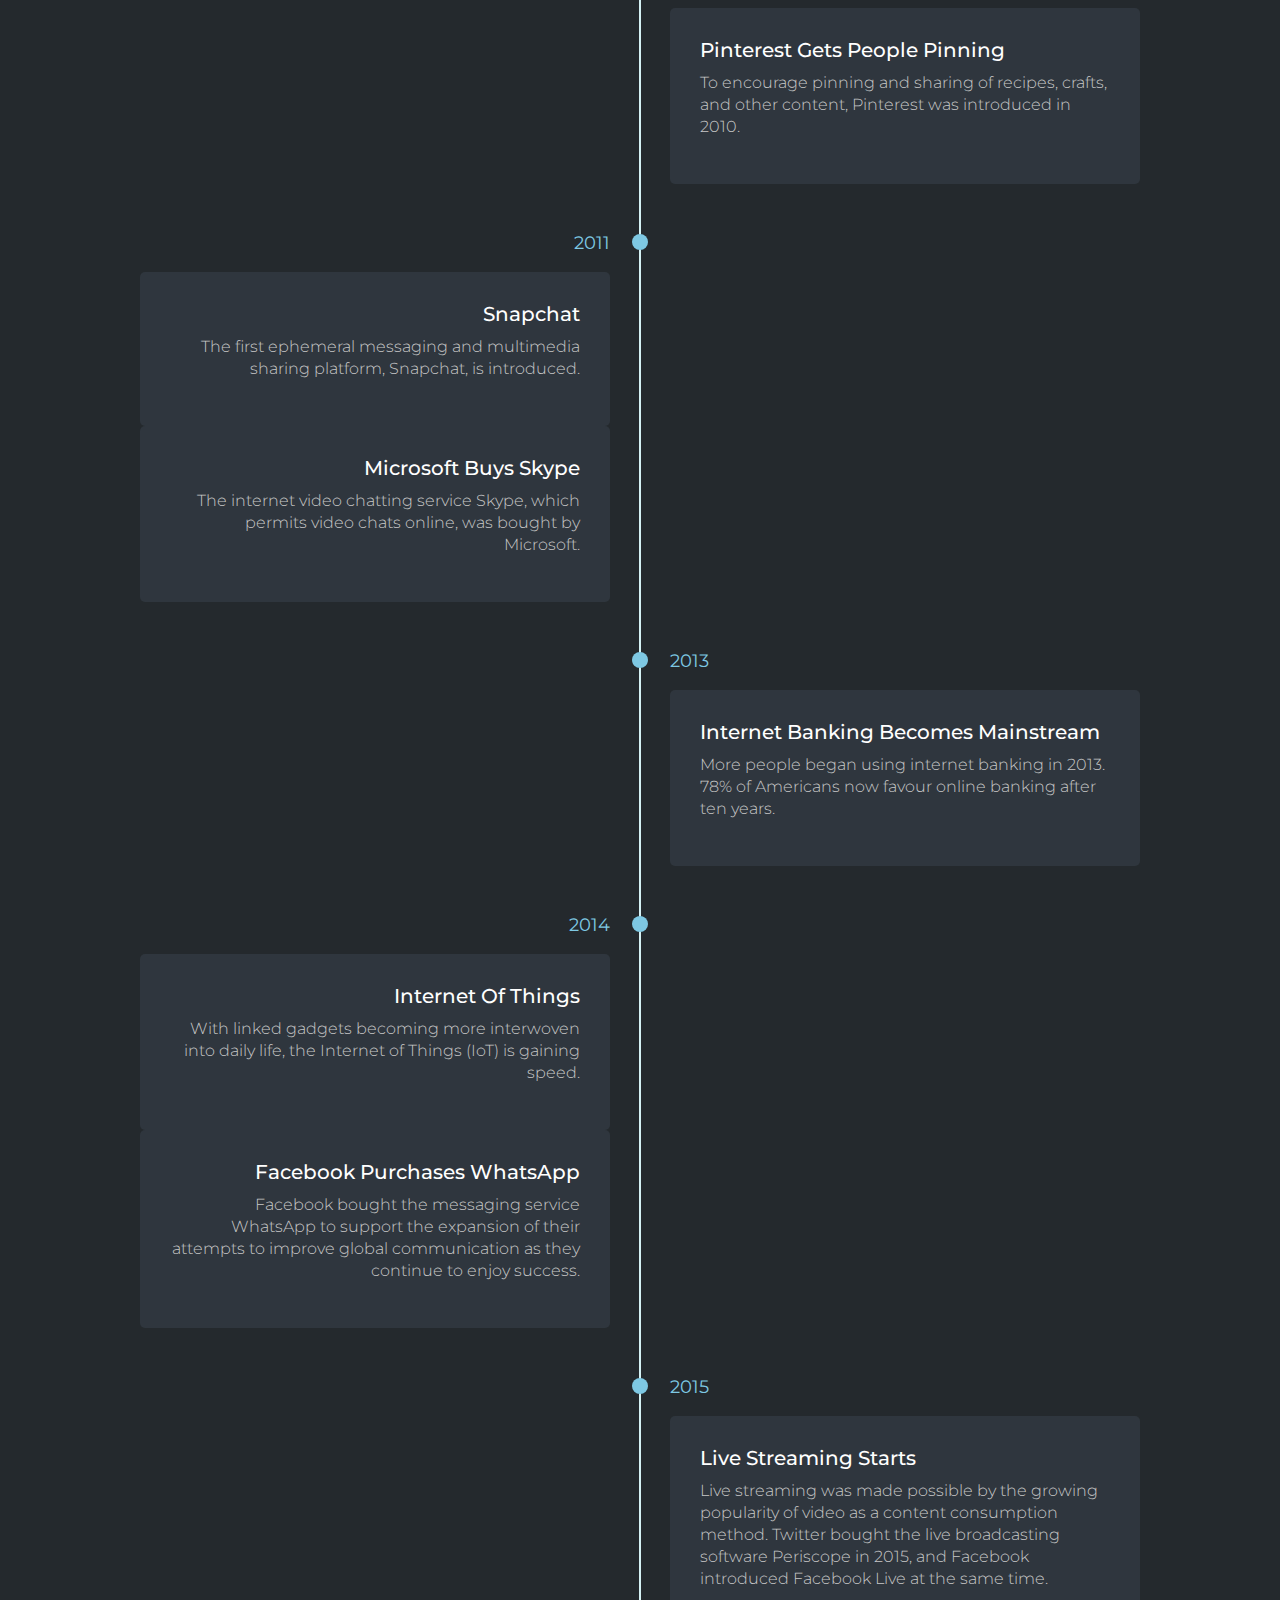
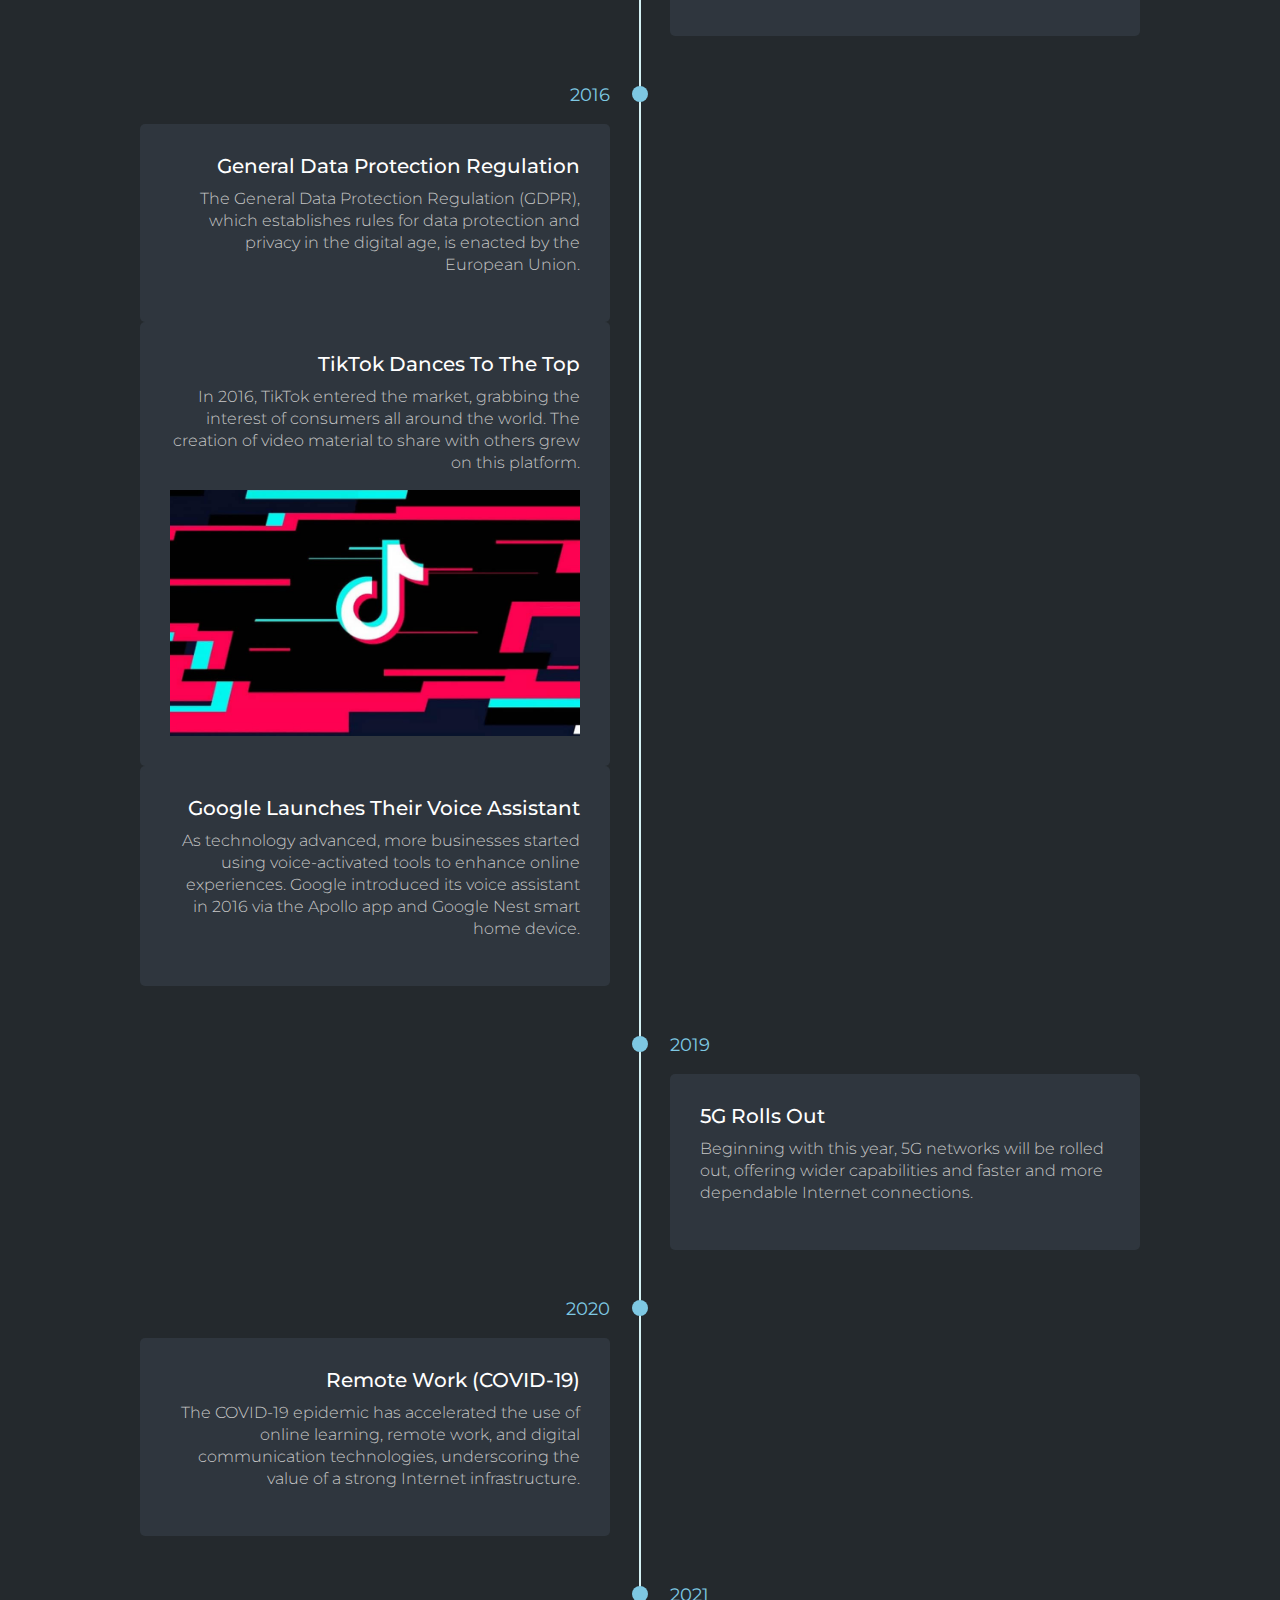
<file: HistoryOfTheInternet.html>
<!DOCTYPE html>
<html lang="en">
<head>
	<meta charset="utf-8">
  	<title>History of The Internet - TechTonic</title>
  	<link rel="icon" type="icon/png" href="Images/internet.png">
  	<link href="https://fonts.googleapis.com/css2?family=Montserrat:wght@400;500;700;900&display=swap" rel="stylesheet">
	<link href="https://cdn.jsdelivr.net/npm/bootstrap@5.1.0/dist/css/bootstrap.min.css" rel="stylesheet">
	<link href="https://cdnjs.cloudflare.com/ajax/libs/animate.css/3.7.2/animate.min.css" rel="stylesheet">
 	<link  href="Styles/styles.css" rel="stylesheet">
	<script src="https://cdn.jsdelivr.net/npm/bootstrap@5.1.0/dist/js/bootstrap.bundle.min.js"></script>
</head>
<body>
	<nav class="navbar navbar-expand-lg navbar-light bg-light fixed-top">
		<div class="container">
			<a class="navbar-brand" href="#">TechTonic</a> 
			<button aria-controls="navbarSupportedContent" aria-expanded="false" aria-label="Toggle navigation" class="navbar-toggler" data-bs-target="#navbarSupportedContent" data-bs-toggle="collapse" type="button">
				<span class="navbar-toggler-icon"></span>
			</button>			
			<div class="collapse navbar-collapse" id="navbarSupportedContent">
				<ul class="navbar-nav ms-auto mb-2 mb-lg-0">
					<li class="nav-item">
						<div class="nav-dropdown">
							<button class="nav-link">Dates</button>
							<div class="nav-dropdown-menu nav-information-grid">
								<div>
									<div class="nav-dropdown-heading">Year Groups</div>
									<div class="nav-dropdown-links">
										<a class="nav-link" href="#1960">1960's</a>
										<a class="nav-link" href="#1970">1970's</a>
										<a class="nav-link" href="#1980">1980's</a>
										<a class="nav-link" href="#1990">1990's</a>
										<a class="nav-link" href="#2000">2000's</a>
										<a class="nav-link" href="#2010">2010's</a>
									  	<a class="nav-link" href="#2020">2020's</a>
									</div>
								</div>
							</div>
						</div>
					</li>
					<li class="nav-item">
						<div class="nav-dropdown">
							<button class="nav-link">Information</button>
							<div class="nav-dropdown-menu nav-information-grid">
								<div>
									<div class="nav-dropdown-heading">This website was designed by</div>
									<div class="nav-dropdown-links">
										<a class="nav-link">Jordan Ross Olive (600444)</a>
										<a class="nav-link">Joseph Pereira (601015)</a>
										<a class="nav-link">Caydan Frank (578131)</a>
										<a class="nav-link">Eduard Jacobus Engelbrecht (600237)</a>	
									</div>								
								</div>
							</div>
						</div>
					</li>
					<li class="nav-item">
						<a class="nav-link" href="HomePage.html">Home</a>
					</li>
				</ul>
			</div>
		</div>
	</nav>

<section class="HistoryInternet-timeline-section">
	<h1 class="HistoryInternet-timeline-heading" id = "1960">HISTORY OF THE INTERNET</h1>
	<div class="HistoryInternet-timeline-items">
		<div class="HistoryInternet-timeline-item">
			<div class="HistoryInternet-timeline-dot"></div>
			<div class="HistoryInternet-timeline-date">1969</div>
			<div class="HistoryInternet-timeline-content">
				<h3>Arpanet</h3>
				<p>The United States Department of Defence’s Advanced Research Projects Agency (ARPA) launches the ARPANET,
					 the forerunner to the current Internet, in 1969. Two computers at UCLA and Stanford exchange the first communication.
				</p>
				<a href="https://youtu.be/dQw4w9WgXcQ" target="_blank" title="Click for more information">
					<img alt="..." class="d-block w-10" src="Images/Arpanet.png">
				</a>
			</div>
			<div class="HistoryInternet-timeline-content" id = "1970">
				<h3>Unix</h3>
				<p>A operating system with the name Unix was born.</p>
			</div>
		</div>
		<div class="HistoryInternet-timeline-item">
			<div class="HistoryInternet-timeline-dot"></div>
			<div class="HistoryInternet-timeline-date">1971</div>
			<div class="HistoryInternet-timeline-content">
				<h3>Email</h3>
				<p>Ray Tomlinson creates the original email programme, enabling the transmission of messages between users of various computers.</p>
			</div>
		</div>
		<div class="HistoryInternet-timeline-item">
			<div class="HistoryInternet-timeline-dot"></div>
			<div class="HistoryInternet-timeline-date">1973</div>
			<div class="HistoryInternet-timeline-content">
				<h3>The first trans-Atlantic connection and the popularity of emailing</h3>
				<p>The University College of London and Arpanet established their first transatlantic connection in 1973. 75% of all Arpanet network activity that year was attributed to email.</p>
			</div>
		</div>
		<div class="HistoryInternet-timeline-item">
			<div class="HistoryInternet-timeline-dot"></div>
			<div class="HistoryInternet-timeline-date">1974</div>
			<div class="HistoryInternet-timeline-content">
				<h3> The beginning of TCP/IP</h3>
				<p>1974 was a year of innovation. A plan was announced to connect Arpa-like networks into an ungoverned "inter-network" that would revolve around a transmission control protocol (which would later become TCP/IP).</p>
			</div>
		</div>
		<div class="HistoryInternet-timeline-item">
			<div class="HistoryInternet-timeline-dot"></div>
			<div class="HistoryInternet-timeline-date">1977</div>
			<div class="HistoryInternet-timeline-content">
				<h3>The PC modem</h3>
				<p>The creation of the Internet as we know it now had a significant year in 1977. It was the year that Dennis Hayes and Dale Heatherington unveiled and first sold to computer hobbyists the first PC modem.</p>
			</div>
		</div>
		<div class="HistoryInternet-timeline-item">
			<div class="HistoryInternet-timeline-dot"></div>
			<div class="HistoryInternet-timeline-date">1978</div>
			<div class="HistoryInternet-timeline-content">
				<h3> Spam is born</h3>
				<p>Gary Thuerk delivered the first unsolicited commercial email message (after referred to as spam) in 1978 to 600 users of the California Arpanet.</p>
				<img alt="..." class="d-block w-10" src="Images/Spam.png">
			</div>
		</div>
		<div class="HistoryInternet-timeline-item">
			<div class="HistoryInternet-timeline-dot"></div>
			<div class="HistoryInternet-timeline-date">1979</div>
			<div class="HistoryInternet-timeline-content">
				<h3>MUD: The earliest form of multiplayer games</h3>
				<p>MUD (short for MultiUser Dungeon) was created in 1979 and served as the forerunner of both World of Warcraft and Second Life. Role-playing games, interactive literature, and online chat were all combined in MUDs, which were wholly text-based virtual worlds.</p>
			</div>
			<div class="HistoryInternet-timeline-content">
				<h3>Usenet</h3>
				<p>Usenet, developed by two graduate students, entered the picture in 1979 as well. Usenet was a discussion platform based on the internet that enabled users from all over the world to communicate by publishing open messages that were categorised by newsgroups.</p>
			</div>
		</div>
		<hr id = "1980">
		<hr>
		<div class="HistoryInternet-timeline-item">
			<div class="HistoryInternet-timeline-dot"></div>
			<div class="HistoryInternet-timeline-date">1982</div>
			<div class="HistoryInternet-timeline-content">
				<h3>The first emoticon</h3>
				<p>Although Scott Fahlman suggested using after a joke in 1982 rather than the original suggested by Kevin MacKenzie, many people still give that inventor credit for the emoticon's 1979 conception. The first emoticon appeared. 🙂</p>
			</div>
		</div>
		<div class="HistoryInternet-timeline-item">
			<div class="HistoryInternet-timeline-dot"></div>
			<div class="HistoryInternet-timeline-date">1983</div>
			<div class="HistoryInternet-timeline-content">
				<h3>Domain Name System (DNS)</h3>
				<p>The Domain Name System (DNS) is made available, enabling the mapping of domain names to IP addresses, and streamlining website access.</p>
			</div>
		</div>
		<div class="HistoryInternet-timeline-item">
			<div class="HistoryInternet-timeline-dot"></div>
			<div class="HistoryInternet-timeline-date">1988</div>
			<div class="HistoryInternet-timeline-content">
				<h3>IRC: Internet Relay Chat</h3>
				<p>Real-time chat and the instant messaging apps we use today were made possible by the introduction of Internet Relay Chat (IRC) in 1988.</p>
			</div>
			<div class="HistoryInternet-timeline-content">
				<h3> First major malicious internet-based attack</h3>
				<p> 1988 saw the publication of one of the first significant Internet worms. It was developed by Robert Tappan Morris and was known as "The Morris Worm"; it severely disrupted a sizable portion of the Internet.</p>
			</div>
		</div>
		<div class="HistoryInternet-timeline-item">
			<div class="HistoryInternet-timeline-dot"></div>
			<div class="HistoryInternet-timeline-date">1989</div>
			<div class="HistoryInternet-timeline-content">
				<h3>The proposal for the World Wide Web</h3>
				<p> By laying out the fundamentals of HTTP and HTML, Tim Berners-Lee, a researcher at CERN, presents the idea of the World Wide Web.</p>
			</div>
		</div>
		<hr id = "1990">
		<hr>
		<div class="HistoryInternet-timeline-item">
			<div class="HistoryInternet-timeline-dot"></div>
			<div class="HistoryInternet-timeline-date">1990</div>
			<div class="HistoryInternet-timeline-content">
				<h3>World Wide Web protocols finished</h3>
				<p>The World Wide Web is officially launched by Tim Berners-Lee with the development of the first web server and web browser.</p>
			</div>
			<div class="HistoryInternet-timeline-content">
				<h3>The first search engine</h3>
				<p>The first search engine was developed in 1990 for a school project by Montreal-based college student Alan Emtage.
					It was referred to as the Archie Index.
				</p>
			</div>
			<div class="HistoryInternet-timeline-content">
				<h3>The first photo shared on the Internet</h3>
				<p>Tim Berners-Lee comes to mind. He's creating a stir once more after posting the initial image online.
				   Les Horribles Cernettes, a vocal group, performed on the song.
				</p>
				<a href="https://youtu.be/dQw4w9WgXcQ" target="_blank" title="Click for more information">
					<img alt="..." class="d-block w-10" src="Images/FirstImageShared.png">
				</a>
			</div>
		</div>
		<div class="HistoryInternet-timeline-item">
			<div class="HistoryInternet-timeline-dot"></div>
			<div class="HistoryInternet-timeline-date">1991</div>
			<div class="HistoryInternet-timeline-content">
				<h3>First web page created</h3>
				<p>The launch of the first website with details about the World Wide Web initiative.</p>
			</div>
			<div class="HistoryInternet-timeline-content">
				<h3>The first webcam</h3>
				<p>But the first webcam was one of the more intriguing innovations of this time. Its main function was to keep an eye on a certain coffee maker in a computer lab at Cambridge University so that users may avoid making unnecessary visits to empty coffee pots.</p>
			</div>
		</div>
		<div class="HistoryInternet-timeline-item">
			<div class="HistoryInternet-timeline-dot"></div>
			<div class="HistoryInternet-timeline-date">1993</div>
			<div class="HistoryInternet-timeline-content">
				<h3>Mosaic: first graphical web browser for the general public</h3>
				<p>Release of Mosaic, the first popular graphical web browser, opens the Internet to more people. </p>
			</div>
			<div class="HistoryInternet-timeline-content">
				<h3>Governments join in on the fun</h3>
				<p>The.gov and.org domain names were first used in 1993, when the White House and the UN both went online.</p>
			</div>
		</div>
		<div class="HistoryInternet-timeline-item">
			<div class="HistoryInternet-timeline-dot"></div>
			<div class="HistoryInternet-timeline-date">1994</div>
			<div class="HistoryInternet-timeline-content">
				<h3>Internet Transactions</h3>
				<p>Without e-commerce, where would we be? The first item was bought safely online in 1994, and since then,
				   secure internet transactions have been around.
				</p>
				<img alt="..." class="d-block w-10" src="Images/InternetTransactions.png">
			</div>
			<div class="HistoryInternet-timeline-content">
				<h3>The first secure ecommerce transaction</h3>
				<p>A Sting CD that sold for $12.48 on Dan Kohn's NetMarket might have been the item. However, according to the Internet Shopping Network, they may have made a computer equipment online purchase a month earlier.</p>
			</div>
		</div>
		<div class="HistoryInternet-timeline-item">
			<div class="HistoryInternet-timeline-dot"></div>
			<div class="HistoryInternet-timeline-date">1995</div>
			<div class="HistoryInternet-timeline-content">
				<h3>ISPs</h3>
				<p>Internet usage increases quickly as commercial Internet service providers (ISPs) begin to provide access to the network.</p>
			</div>
			<div class="HistoryInternet-timeline-content">
				<h3>The development of cryptocurrency</h3>
				<p>What better way to support e-commerce than by creating a cryptocurrency? DigiCash, developed in 1995 by computer scientist and cryptographer David Chaum, paved the path for Bitcoin and other types of digital currency.</p>
			</div>
		</div>
		<div class="HistoryInternet-timeline-item">
			<div class="HistoryInternet-timeline-dot"></div>
			<div class="HistoryInternet-timeline-date">1996</div>
			<div class="HistoryInternet-timeline-content">
				<h3>The creation of social media</h3>
				<p>In 1996, the first social media platform is developed, making the Internet more social in addition to webmail. Six Degrees, which was established by Andrew Weinreich, has all of our favourite social media characteristics, such as unique profiles and relationships with friends.</p>
			</div>
		</div>
		<div class="HistoryInternet-timeline-item">
			<div class="HistoryInternet-timeline-dot"></div>
			<div class="HistoryInternet-timeline-date">1997</div>
			<div class="HistoryInternet-timeline-content">
				<h3>The invention of Wi-Fi</h3>
				<p>We can date the formal creation of Wi-Fi back to 1997, and today it is nearly synonymous with the Internet. The IEEE (Institute of Electrical and Electronics Engineers) ratified the 802.11 Wi-Fi standard in this year. </p>
			</div>
		</div>
		<div class="HistoryInternet-timeline-item">
			<div class="HistoryInternet-timeline-dot"></div>
			<div class="HistoryInternet-timeline-date">1998</div>
			<div class="HistoryInternet-timeline-content">
				<h3>Google!</h3>
				<p>Larry Page and Sergey Brin launched Google, which revolutionised web search and rose to prominence as one of the biggest online businesses. </p>
				<a href="https://youtu.be/dQw4w9WgXcQ" target="_blank" title="Click for more information">
					<img alt="..." class="d-block w-10" src="Images/Google.png">
				</a>
			</div>
		</div>
		<hr id = "2000">
		<hr>
		<div class="HistoryInternet-timeline-item">
			<div class="HistoryInternet-timeline-dot"></div>
			<div class="HistoryInternet-timeline-date">2000</div>
			<div class="HistoryInternet-timeline-content">
				<h3>The bubble bursts</h3>
				<p>Dotcom collapsed in 2000, leaving countless investors with enormous losses. </p>
			</div>
		</div>
		<div class="HistoryInternet-timeline-item">
			<div class="HistoryInternet-timeline-dot"></div>
			<div class="HistoryInternet-timeline-date">2001</div>
			<div class="HistoryInternet-timeline-content">
				<h3>Wikipedia is launched</h3>
				<p>Wikipedia was one of the websites that helped create social media and collective web content when it began in 2001, still amid the dotcom crash.</p>
				<img alt="..." class="d-block w-10" src="Images/Wikipedia.png">
			</div>
		</div>
		<div class="HistoryInternet-timeline-item">
			<div class="HistoryInternet-timeline-dot"></div>
			<div class="HistoryInternet-timeline-date">2003</div>
			<div class="HistoryInternet-timeline-content">
				<h3>VoIP goes mainstream</h3>
				<p>2003 saw the public launch of Skype, which provided Voice over IP calling with an intuitive user interface. </p>
			</div>
		</div>
		<div class="HistoryInternet-timeline-item">
			<div class="HistoryInternet-timeline-dot"></div>
			<div class="HistoryInternet-timeline-date">2004</div>
			<div class="HistoryInternet-timeline-content">
				<h3>“The” Facebook opens to college students</h3>
				<p>Facebook is first introduced by Mark Zuckerberg, and through time it grows to become one of the biggest and most popular social media sites.</p>
				<a href="https://youtu.be/dQw4w9WgXcQ" target="_blank" title="Click for more information">
					<img alt="..." class="d-block w-10" src="Images/Facebook.png">
				</a>
			</div>
			<div class="HistoryInternet-timeline-content">
				<h3>Web 2.0</h3>
				<p>Although it was first used in 1999 by Darcy DiNucci, the phrase "Web 2.0" came to be used to describe websites and Rich Internet Applications (RIA) that are very interactive and user-driven in 2004. </p>
			</div>
		</div>
		<div class="HistoryInternet-timeline-item">
			<div class="HistoryInternet-timeline-dot"></div>
			<div class="HistoryInternet-timeline-date">2005</div>
			<div class="HistoryInternet-timeline-content">
				<h3>YouTube: streaming video for the masses</h3>
				<p>With the launch of YouTube in 2005, everyone could share and host free internet videos.</p>
			</div>
		</div>
		<div class="HistoryInternet-timeline-item">
			<div class="HistoryInternet-timeline-dot"></div>
			<div class="HistoryInternet-timeline-date">2006</div>
			<div class="HistoryInternet-timeline-content">
				<h3>Twitter gets twittering</h3>
				<p>Twitter was introduced in 2006. The original plan was to call it twittr (after Flickr), and the first tweet said, "Just setting up my twttr."</p>
				<img alt="..." class="d-block w-10" src="Images/Twitter.png">
			</div>
		</div>
		<div class="HistoryInternet-timeline-item">
			<div class="HistoryInternet-timeline-dot"></div>
			<div class="HistoryInternet-timeline-date">2007</div>
			<div class="HistoryInternet-timeline-content">
				<h3>The iPhone and the Mobile Web</h3>
				<p>Apple releases the iPhone, starting a revolution in smartphones and altering how people access the Internet.</p>
			</div>
			<div class="HistoryInternet-timeline-content">
				<h3>Major move to place TV shows online</h3>
				<p>Hulu was first introduced in 2007 as a collaborative venture with ABC, NBC, and Fox to provide popular TV shows for online viewing. </p>
			</div>
		</div>
		<div class="HistoryInternet-timeline-item">
			<div class="HistoryInternet-timeline-dot"></div>
			<div class="HistoryInternet-timeline-date">2008</div>
			<div class="HistoryInternet-timeline-content">
				<h3>“Internet Election”</h3>
				<p>In 2008, in conjunction with the U.S. Presidential election, the first "Internet election" was held. It was the first year that presidential contenders utilised the Internet to its fullest potential. </p>
			</div>
			<div class="HistoryInternet-timeline-content">
				<h3>The beginning of Bitcoin</h3>
				<p>Recall how cryptocurrencies were created in 1995? Imagine going back to 2008 and seeing the birth of Bitcoin, more precisely the domain name bitcoin.org. </p>
			</div>
		</div>
		<hr id = "2010">
		<hr>
		<div class="HistoryInternet-timeline-item">
			<div class="HistoryInternet-timeline-dot"></div>
			<div class="HistoryInternet-timeline-date">2010</div>
			<div class="HistoryInternet-timeline-content">
				<h3> Instagram captures a new audience</h3>
				<p>When Instagram is introduced, social media platforms gain more traction for photo-sharing and graphic content.</p>
			</div>
			<div class="HistoryInternet-HistoryInternet-timeline-content">
				<h3>The first commercial transaction using Bitcoin</h3>
				<p>The first Bitcoin transaction for a business was completed two years after the cryptocurrency's launch. Two Papa John's pizzas worth 10,000 BTC (Bitcoins)  </p>
			</div>
			<div class="HistoryInternet-timeline-content">
				<h3>Pinterest gets people pinning</h3>
				<p>To encourage pinning and sharing of recipes, crafts, and other content, Pinterest was introduced in 2010. </p>
			</div>
		</div>
		<div class="HistoryInternet-timeline-item">
			<div class="HistoryInternet-timeline-dot"></div>
			<div class="HistoryInternet-timeline-date">2011</div>
			<div class="HistoryInternet-timeline-content">
				<h3>Snapchat</h3>
				<p>The first ephemeral messaging and multimedia sharing platform, Snapchat, is introduced.</p>
			</div>
			<div class="HistoryInternet-timeline-content">
				<h3>Microsoft buys Skype</h3>
				<p>The internet video chatting service Skype, which permits video chats online, was bought by Microsoft.</p>
			</div>
		</div>
		<div class="HistoryInternet-timeline-item">
			<div class="HistoryInternet-timeline-dot"></div>
			<div class="HistoryInternet-timeline-date">2013</div>
			<div class="HistoryInternet-timeline-content">
				<h3>Internet banking becomes mainstream</h3>
				<p>More people began using internet banking in 2013. 78% of Americans now favour online banking after ten years.</p>
			</div>
		</div>
		<div class="HistoryInternet-timeline-item">
			<div class="HistoryInternet-timeline-dot"></div>
			<div class="HistoryInternet-timeline-date">2014</div>
			<div class="HistoryInternet-timeline-content">
				<h3>Internet of Things</h3>
				<p>With linked gadgets becoming more interwoven into daily life, the Internet of Things (IoT) is gaining speed.</p>
			</div>
			<div class="HistoryInternet-timeline-content">
				<h3>Facebook purchases WhatsApp</h3>
				<p>Facebook bought the messaging service WhatsApp to support the expansion of their attempts to improve global communication as they continue to enjoy success. </p>
			</div>
		</div>
		<div class="HistoryInternet-timeline-item">
			<div class="HistoryInternet-timeline-dot"></div>
			<div class="HistoryInternet-timeline-date">2015</div>
			<div class="HistoryInternet-timeline-content">
				<h3>Live streaming starts</h3>
				<p>Live streaming was made possible by the growing popularity of video as a content consumption method. Twitter bought the live broadcasting software Periscope in 2015, and Facebook introduced Facebook Live at the same time.</p>
			</div>
		</div>
		<div class="HistoryInternet-timeline-item">
			<div class="HistoryInternet-timeline-dot"></div>
			<div class="HistoryInternet-timeline-date">2016</div>
			<div class="HistoryInternet-timeline-content">
				<h3>General Data Protection Regulation</h3>
				<p>The General Data Protection Regulation (GDPR), which establishes rules for data protection and privacy in the digital age, is enacted by the European Union.</p>
			</div>
			<div class="HistoryInternet-timeline-content">
				<h3>TikTok dances to the top</h3>
				<p>In 2016, TikTok entered the market, grabbing the interest of consumers all around the world.
				   The creation of video material to share with others grew on this platform.
				</p>
				<a href="https://youtu.be/dQw4w9WgXcQ" target="_blank" title="Click for more information">
					<img alt="..." class="d-block w-10" src="Images/Tiktok.png">
				</a>
			</div>
			<div class="HistoryInternet-timeline-content">
				<h3>Google launches their voice assistant</h3>
				<p>As technology advanced, more businesses started using voice-activated tools to enhance online experiences. Google introduced its voice assistant in 2016 via the Apollo app and Google Nest smart home device.</p>
			</div>
		</div>
		<div class="HistoryInternet-timeline-item">
			<div class="HistoryInternet-timeline-dot"></div>
			<div class="HistoryInternet-timeline-date">2019</div>
			<div class="HistoryInternet-timeline-content">
				<h3>5G rolls out</h3>
				<p>Beginning with this year, 5G networks will be rolled out, offering wider capabilities and faster and more dependable Internet connections.</p>
			</div>
		</div>
		<hr id = "2020">
		<hr>
		<div class="HistoryInternet-timeline-item">
			<div class="HistoryInternet-timeline-dot"></div>
			<div class="HistoryInternet-timeline-date">2020</div>
			<div class="HistoryInternet-timeline-content">
				<h3>Remote Work (COVID-19)</h3>
				<p>The COVID-19 epidemic has accelerated the use of online learning, remote work, and digital communication technologies, underscoring the value of a strong Internet infrastructure.</p>
			</div>
		</div>
		<div class="HistoryInternet-timeline-item">
			<div class="HistoryInternet-timeline-dot"></div>
			<div class="HistoryInternet-timeline-date">2021</div>
			<div class="HistoryInternet-timeline-content">
				<h3>The rise of NFTs</h3>
				<p>Non-Fungible Tokens (NFTs) started to gain popularity as a means of exchanging money for digital goods and artwork in 2021.</p>
				<img alt="..." class="d-block w-10" src="Images/NFT.png">
			</div>
		</div>
		<div class="HistoryInternet-timeline-item">
			<div class="HistoryInternet-timeline-dot"></div>
			<div class="HistoryInternet-timeline-date">2022</div>
			<div class="HistoryInternet-timeline-content">
				<h3>ChatGPT launches</h3>
				<p>ChatGPT was formally introduced in 2022. People can create messages, gather data, and more with the aid of an artificial intelligence (AI) platform.</p>
				<img alt="..." class="d-block w-10" src="Images/gpt.png">
			</div>
		</div>
	</div>
	<a href="#" class="top">Back to Top &#8593;</a>
</section>
</body>
</html>
</file>
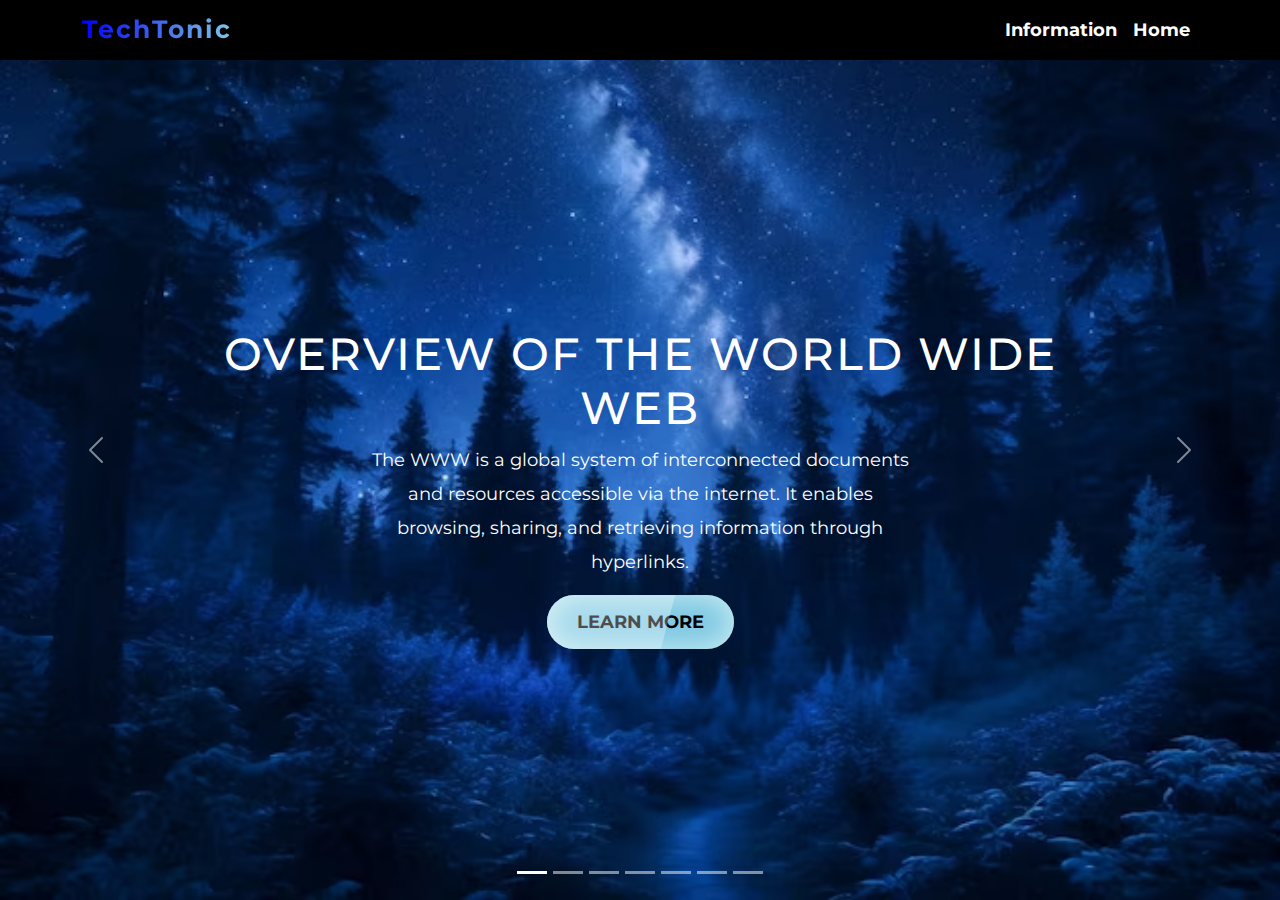
<file: HomePage.html>
<!DOCTYPE html>
<html lang="en">
<head>
	<meta charset="UTF-8">
	<title>TechTonic Homepage</title>
	<link rel="icon" type="icon/png" href="Images/internet.png">
	<link href="https://fonts.googleapis.com/css2?family=Montserrat:wght@400;500;700;900&display=swap" rel="stylesheet">
	<link href="https://cdn.jsdelivr.net/npm/bootstrap@5.1.0/dist/css/bootstrap.min.css" rel="stylesheet">
	<link href="https://cdnjs.cloudflare.com/ajax/libs/animate.css/3.7.2/animate.min.css" rel="stylesheet">
	<link href="Styles/styles.css" rel="stylesheet">
</head>
<body>
	<nav class="navbar navbar-expand-lg navbar-light bg-light fixed-top">
		<div class="container">
			<a class="navbar-brand" href="#">TechTonic</a> 
			<button aria-controls="navbarSupportedContent" aria-expanded="false" aria-label="Toggle navigation" class="navbar-toggler" data-bs-target="#navbarSupportedContent" data-bs-toggle="collapse" type="button">
				<span class="navbar-toggler-icon"></span>
			</button>			
			<div class="collapse navbar-collapse" id="navbarSupportedContent">
				<ul class="navbar-nav ms-auto mb-2 mb-lg-0">
					<li class="nav-item">
						<div class="nav-dropdown">
							<button class="nav-link">Information</button>
							<div class="nav-dropdown-menu nav-information-grid">
								<div>
									<div class="nav-dropdown-heading">This website was designed by</div>
										<a class="nav-link">Jordan Ross Olive (600444)</a>
										<a class="nav-link">Joseph Pereira (601015)</a>
										<a class="nav-link">Caydan Frank (578131)</a>
										<a class="nav-link">Eduard Jacobus Engelbrecht (600237)</a>									
								</div>
							</div>
						</div>
					</li>
					<li class="nav-item">
						<a class="nav-link" href="HomePage.html">Home</a>
					</li>
				</ul>
			</div>
		</div>
	</nav>
	<div class="carousel slide" data-bs-ride="carousel" data-bs-interval="12000" id="carouselExampleIndicators">
		<div class="carousel-indicators">
			<button aria-label="Slide 1" class="active" data-bs-slide-to="0" data-bs-target="#carouselExampleIndicators" type="button"></button>
            <button aria-label="Slide 2" data-bs-slide-to="1" data-bs-target="#carouselExampleIndicators" type="button"></button> 
            <button aria-label="Slide 3" data-bs-slide-to="2" data-bs-target="#carouselExampleIndicators" type="button"></button>
            <button aria-label="Slide 4" data-bs-slide-to="3" data-bs-target="#carouselExampleIndicators" type="button"></button>
            <button aria-label="Slide 5" data-bs-slide-to="4" data-bs-target="#carouselExampleIndicators" type="button"></button>
            <button aria-label="Slide 6" data-bs-slide-to="5" data-bs-target="#carouselExampleIndicators" type="button"></button>
			<button aria-label="Slide 7" data-bs-slide-to="6" data-bs-target="#carouselExampleIndicators" type="button"></button>
		</div>
		<div class="carousel-inner">
			<div class="carousel-item active">
				<img alt="..." class="d-block w-100" src="Images/blue1.jpg">
				<div class="carousel-caption">
					<h5 class="animated bounceInRight" style="animation-delay: 0.5s">Overview of the World Wide Web</h5>
					<p class="animated bounceInLeft d-none d-md-block" style="animation-delay: 1s">
						The WWW is a global system of interconnected documents and resources accessible via the internet.
						It enables browsing, sharing, and retrieving information through hyperlinks.
					</p>
					<p class="animated bounceInRight" style="animation-delay: 1.5s"><a href="OverviewOfTheInternet.html">Learn More</a></p>
				</div>
			</div>
			<div class="carousel-item">
				<img alt="..." class="d-block w-100" src="Images/blue2.jpg">
				<div class="carousel-caption">
					<h5 class="animated bounceInRight" style="animation-delay: 0.5s">History of the internet</h5>
					<p class="animated bounceInLeft d-none d-md-block" style="animation-delay: 1s"> 
						Originating from ARPANET in the 1960s, the internet grew through milestones like TCP/IP (1982) 
						and World Wide Web launch (1991), revolutionizing global communication.
					</p>
					<p class="animated bounceInRight" style="animation-delay: 1.5s"><a href="HistoryOfTheInternet.html">Learn More</a></p>
				</div>
			</div>
			<div class="carousel-item">
				<img alt="..." class="d-block w-100" src="Images/blue3.jpg">
				<div class="carousel-caption">
					<h5 class="animated bounceInRight" style="animation-delay: 0.5s">WWW vs the Internet</h5>
					<p class="animated bounceInLeft d-none d-md-block" style="animation-delay: 1s">
						The internet is the infrastructure connecting networks globally, while the WWW is a subset,
						referring to the collection of web pages and content accessible via browsers.
					</p>
					<p class="animated bounceInRight" style="animation-delay: 1.5s"><a href="WWWvsInternet.html">Learn More</a></p>
				</div>
			</div>
            <div class="carousel-item">
				<img alt="..." class="d-block w-100" src="Images/blue4.jpg">
				<div class="carousel-caption">
					<h5 class="animated bounceInRight" style="animation-delay: 0.5s">Evolution of the internet</h5>
					<p class="animated bounceInLeft d-none d-md-block" style="animation-delay: 1s">
						The internet has evolved from simple text-based communication to a complex ecosystem 
						with multimedia, social media, IoT, cloud computing, and high-speed connectivity.
					</p>
					<p class="animated bounceInRight" style="animation-delay: 1.5s"><a href="EvolutionOfTheInternet.html">Learn More</a></p>
				</div>
			</div>
            <div class="carousel-item">
				<img alt="..." class="d-block w-100" src="Images/blue5.jpg">
				<div class="carousel-caption">
					<h5 class="animated bounceInRight" style="animation-delay: 0.5s">Internet protocols</h5>
					<p class="animated bounceInLeft d-none d-md-block" style="animation-delay: 1s">
						Protocols like TCP/IP govern data transmission over the internet, ensuring reliable communication
						while HTTP and HTTPS facilitate web content retrieval and secure browsing.
					</p>
					<p class="animated bounceInRight" style="animation-delay: 1.5s"><a href="InternetProtocols.html">Learn More</a></p>
				</div>
			</div>
            <div class="carousel-item">
				<img alt="..." class="d-block w-100" src="Images/blue6.jpg">
				<div class="carousel-caption">
					<h5 class="animated bounceInRight" style="animation-delay: 0.5s">Web Application Architecture</h5>
					<p class="animated bounceInLeft d-none d-md-block" style="animation-delay: 1s">
						Involves frontend (user interface) and backend (server, database) components. 
						Communication occurs through APIs, allowing dynamic and interactive web experiences.
					</p>
					<p class="animated bounceInRight" style="animation-delay: 1.5s"><a href="WAA.html">Learn More</a></p>
				</div>
			</div>
            <div class="carousel-item">
				<img alt="..." class="d-block w-100" src="Images/blue7.jpg">
				<div class="carousel-caption">
					<h5 class="animated bounceInRight" style="animation-delay: 0.5s">Client-side and server-side engineering</h5>
					<p class="animated bounceInLeft d-none d-md-block" style="animation-delay: 1s">
						Client-side handles user interaction on browsers using HTML, CSS, JavaScript while
						server-side manages data processing and storage on web servers through languages like PHP, Python, Ruby.
					</p>
					<p class="animated bounceInRight" style="animation-delay: 1.5s"><a href="ClientServer.html">Learn More</a></p>
				</div>
			</div>
		</div>
            <button class="carousel-control-prev" data-bs-slide="prev" data-bs-target="#carouselExampleIndicators" type="button"><span aria-hidden="true" class="carousel-control-prev-icon"></span> <span class="visually-hidden">Previous</span></button> 
            <button class="carousel-control-next" data-bs-slide="next" data-bs-target="#carouselExampleIndicators" type="button"><span aria-hidden="true" class="carousel-control-next-icon"></span> <span class="visually-hidden">Next</span></button>
	</div>
	<script src="https://cdnjs.cloudflare.com/ajax/libs/jquery/3.6.0/jquery.min.js">
	</script> 
	<script src="https://cdn.jsdelivr.net/npm/@popperjs/core@2.9.3/dist/umd/popper.min.js">
	</script> 
	<script src="https://cdn.jsdelivr.net/npm/bootstrap@5.1.0/dist/js/bootstrap.min.js">
	</script>
</body>
</html>
</file>
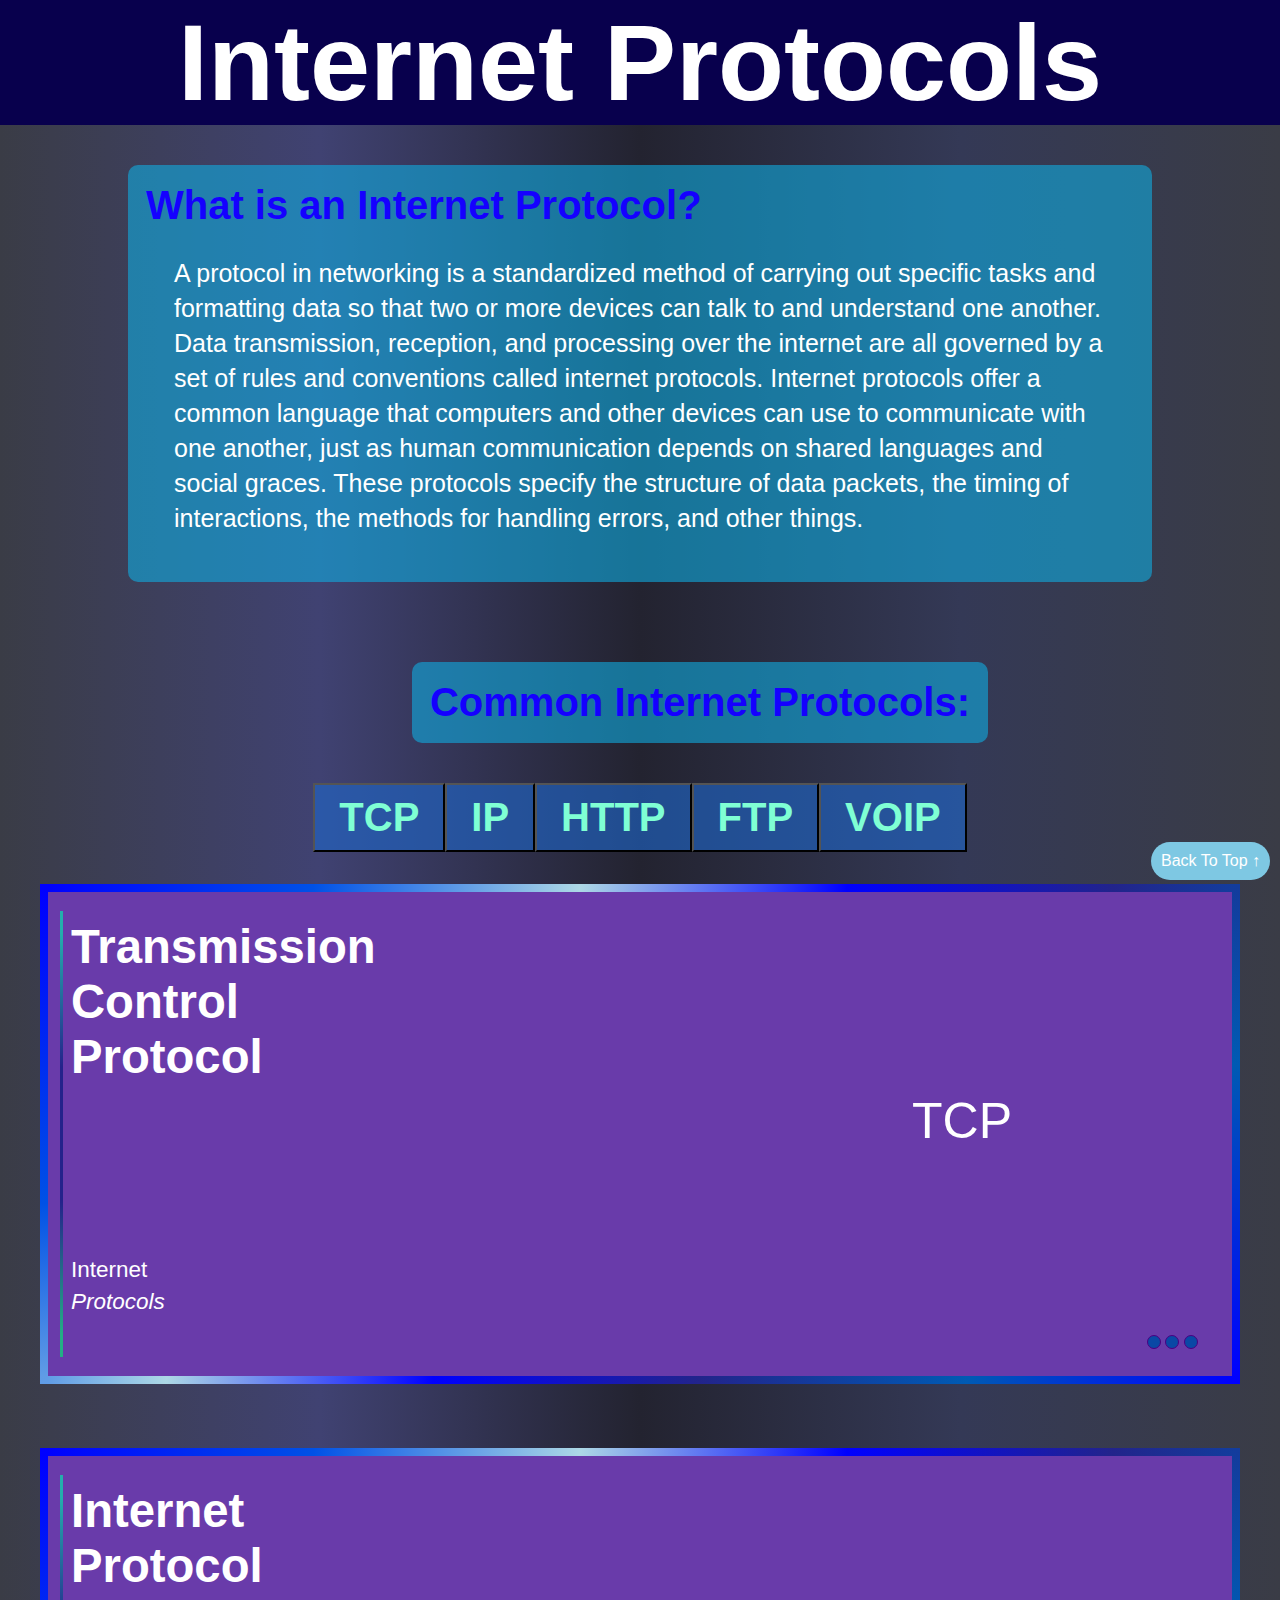
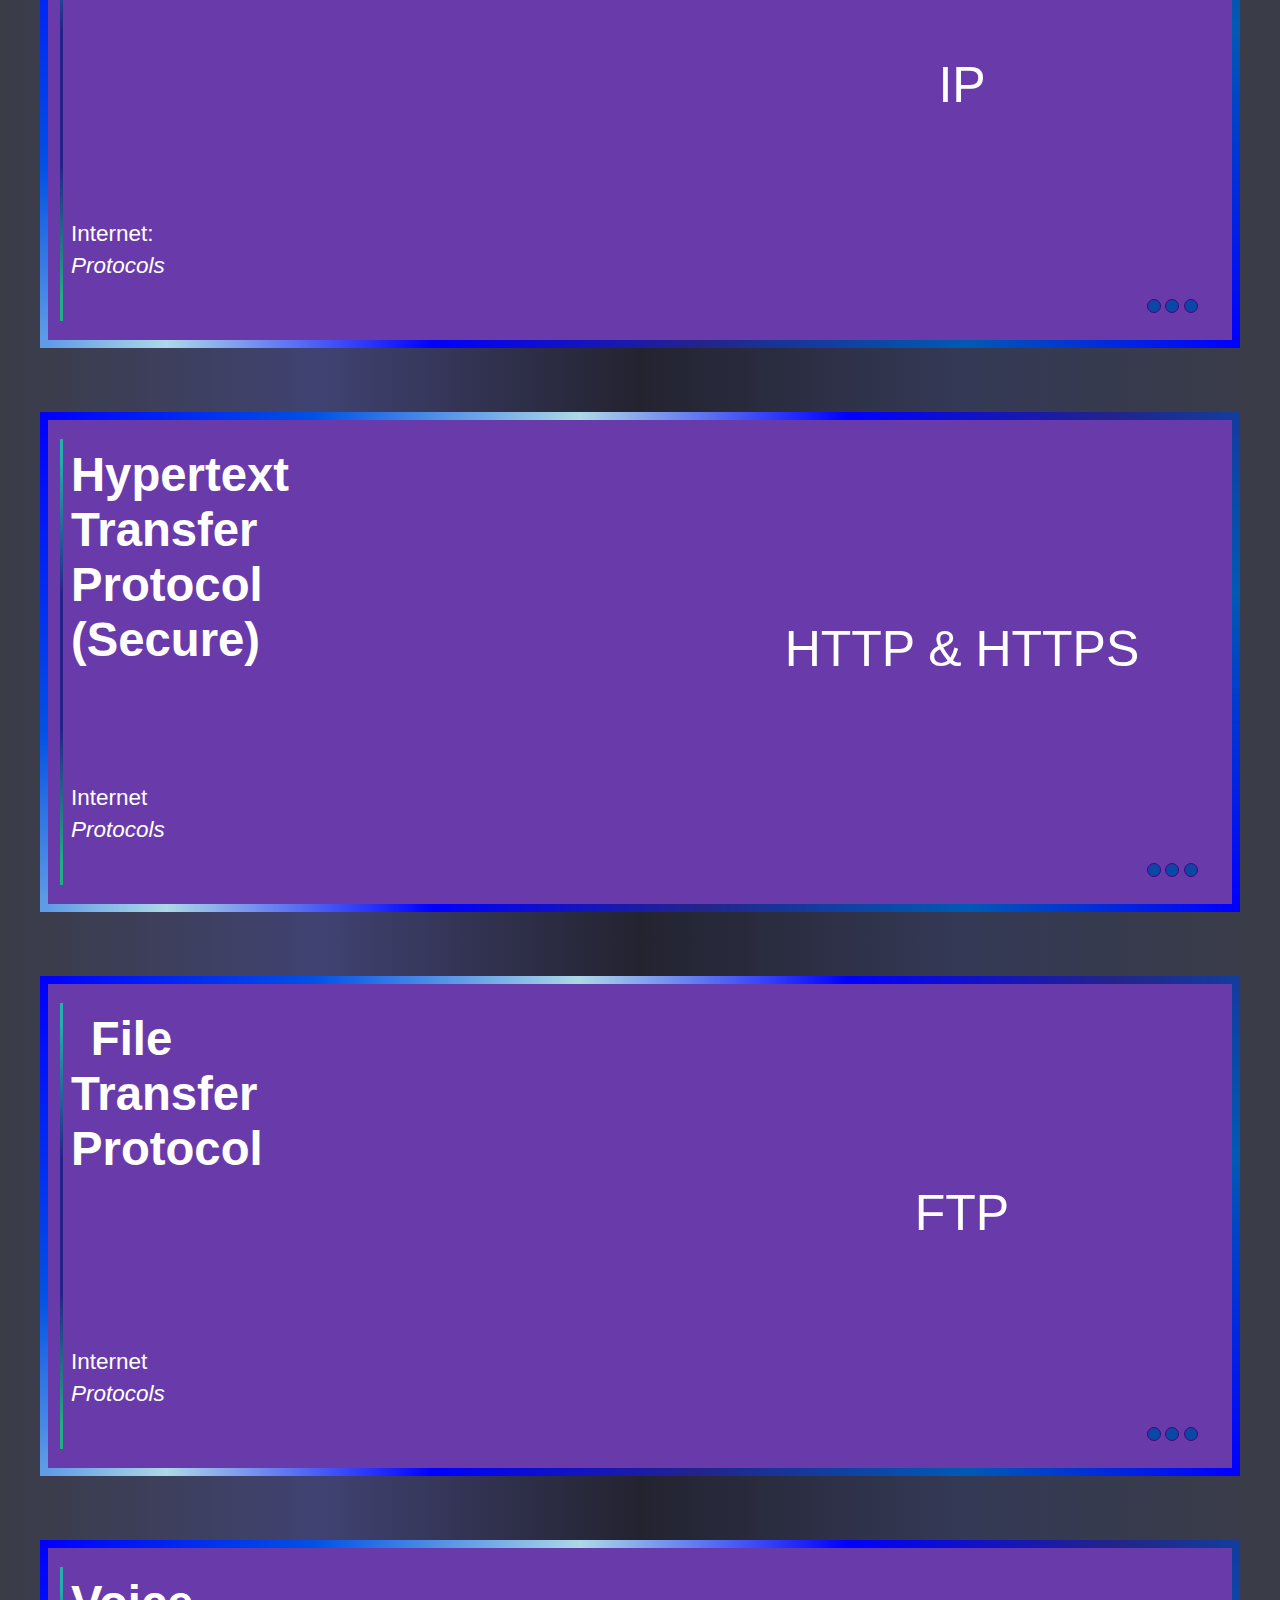
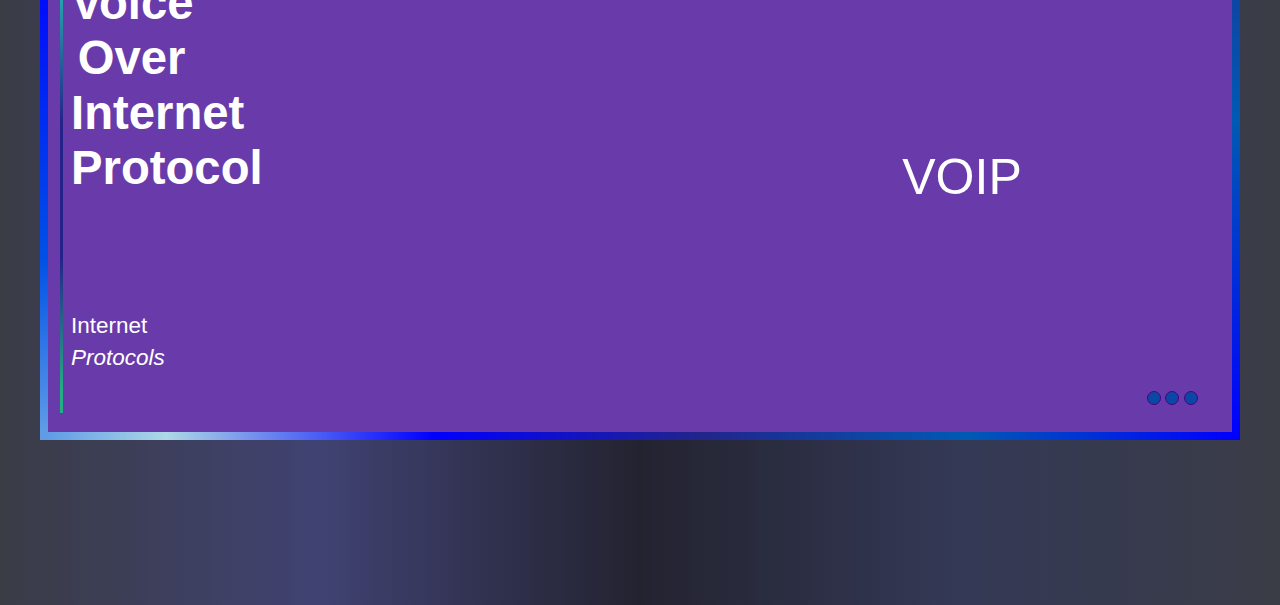
<file: InternetProtocols.html>
<!DOCTYPE html>
<html lang="en">
<head>
    <meta charset="UTF-8">
    <meta name="viewport" content="width=device-width, initial-scale=1.0">
    <title>Document</title>
    <link href="Styles/InternetProtocols.css" rel="stylesheet">
</head>
<body>
    <div class = "heading">
        <h1>
            Internet Protocols
        </h1>
    </div>
    <div class = "intro">
        <b>What is an Internet Protocol?</b>
        <p>
            A protocol in networking is a standardized method of carrying out specific tasks and formatting data so that two or more devices can talk to and understand one another. 
Data transmission, reception, and processing over the internet are all governed by a set of rules and conventions called internet protocols. Internet protocols offer a common language that computers and other devices can use to communicate with one another, just as human communication depends on shared languages and social graces. These protocols specify the structure of data packets, the timing of interactions, the methods for handling errors, and other things. 

        </p>
    </div>
<a id = "Intro">
    <div class = "intro" style="width: auto; margin-left:3em;">
        <b>Common Internet Protocols:</b>
    </div>
</a>
    <div class = "btn-container">
        <a href="#TCP">
            <button class = "button">TCP</button>
        </a>
        <a href="#IP">
            <button class = "button">IP</button>
        </a>
        <a href="#HTTP">
            <button class = "button">HTTP</button>
        </a>
        <a href="#FTP">
            <button class = "button">FTP</button>
        </a>
        <a href="#VOIP">
            <button class = "button">VOIP</button>
        </a>

    </div>
    
    <a id = "TCP">
    <div class="wrap animate pop">
        <div class="overlay">
            <div class="overlay-content animate slide-left delay-2">
                <h1 class="animate slide-left pop delay-4">Transmission Control Protocol</h1>
                <p class="animate slide-left pop delay-5" style="color: white; margin-bottom: 2.5rem;">Internet <em>Protocols</em></p>
            </div>
            <div class="image-content animate slide delay-5"> TCP</div>
                    <div class="dots animate">
                        <div class="dot animate slide-up delay-6"></div>
                        <div class="dot animate slide-up delay-7"></div>
                        <div class="dot animate slide-up delay-8"></div>
                    </div>
        </div>
            <div class="text">
                <p>A fundamental protocol known as TCP 
                    ensures dependable and well-ordered data transmission between online devices. It functions at the OSI 
                    (Open Systems Interconnection) model's transport layer. Data is divided into packets and sent over the network 
                    using a connection established by TCP between the sender and receiver. It controls error detection and correction 
                    and makes sure that data packets arrive in the right order. This dependability is essential for data-sensitive 
                    applications like file transfers, email, and web browsing.
                </p>
            </div>
    </div>
</a>
<a id = "IP">
    <div class="wrap animate pop">
        <div class="overlay">
            <div class="overlay-content animate slide-left delay-2">
                <h1 class="animate slide-left pop delay-4">Internet Protocol</h1>
                <p class="animate slide-left pop delay-5" style="color: white; margin-bottom: 2.5rem;">Internet: <em>Protocols</em></p>
            </div>
            <div class="image-content animate slide delay-5">IP</div>
                    <div class="dots animate">
                        <div class="dot animate slide-up delay-6"></div>
                        <div class="dot animate slide-up delay-7"></div>
                        <div class="dot animate slide-up delay-8"></div>
                    </div>
        </div>
            <div class="text">
                <p>
                    Data packets are addressed and routed across networks by IP, also referred to as the Internet Protocol. 
                    On the OSI model, it functions at the network layer. In order for routers to route data packets to the 
                    correct destinations, devices on a network must be uniquely identified by IP addresses. The Internet Protocol 
                    versions 4 (IPv4) and 6 (IPv6) are the two that are most frequently used. Due to the internet's explosive growth, 
                    IPv4's 32-bit addresses were running out. With the advent of 128-bit addresses in IPv6, there are virtually 
                    infinite numbers of unique addresses available to support the growing number of devices.
                </p>
            </div>
    </div>
</a>
<a id = "HTTP">
    <div class="wrap animate pop">
        <div class="overlay">
            <div class="overlay-content animate slide-left delay-2">
                <h1 class="animate slide-left pop delay-4">Hypertext Transfer Protocol (Secure)</h1>
                <p class="animate slide-left pop delay-5" style="color: white; margin-bottom: 2.5rem;">Internet <em>Protocols</em></p>
            </div>
            <div class="image-content animate slide delay-5">HTTP & HTTPS</div>
                    <div class="dots animate">
                        <div class="dot animate slide-up delay-6"></div>
                        <div class="dot animate slide-up delay-7"></div>
                        <div class="dot animate slide-up delay-8"></div>
                    </div>
        </div>
            <div class="text">
                <p>
                    The protocol known as HTTP makes it easier to send files like web pages and other resources from web servers to 
                    web browsers. It functions at the OSI model's application layer. It specifies how requests and responses are 
                    organized, allowing text, images, videos, and other content to be displayed on websites. HTTP, however, sends 
                    information in plain text, which can be accessed by nefarious parties. HTTPS (Hypertext Transfer Protocol Secure) 
                    was created to address this. Using SSL (Secure Sockets Layer) or TLS (Transport Layer Security), HTTPS adds an 
                    encryption layer to ensure the confidentiality and integrity of data transferred between the client (browser) and 
                    the server.

                </p>
            </div>
    </div>
</a>
<a id = "FTP">
    <div class="wrap animate pop">
        <div class="overlay">
            <div class="overlay-content animate slide-left delay-2">
                <h1 class="animate slide-left pop delay-4">File Transfer Protocol</h1>
                <p class="animate slide-left pop delay-5" style="color: white; margin-bottom: 2.5rem;">Internet <em>Protocols</em></p>
            </div>
            <div class="image-content animate slide delay-5">FTP</div>
                    <div class="dots animate">
                        <div class="dot animate slide-up delay-6"></div>
                        <div class="dot animate slide-up delay-7"></div>
                        <div class="dot animate slide-up delay-8"></div>
                    </div>
        </div>
            <div class="text">
                <p>A client and a server can transfer files using the FTP protocol. It functions at the OSI model's application layer. 
                    FTP offers features for managing, downloading, and uploading files to distant servers. SFTP (SSH File Transfer 
                    Protocol) and FTPS (FTP Secure), which add encryption layers to the data transfer process, are more secure 
                    alternatives to plain text transmission that have been developed despite the fact that it has been widely used.
                </p>
            </div>
    </div>
</a>
<a id = "VOIP">
    <div class="wrap animate pop">
        <div class="overlay">
            <div class="overlay-content animate slide-left delay-2">
                <h1 class="animate slide-left pop delay-4">Voice Over Internet Protocol</h1>
                <p class="animate slide-left pop delay-5" style="color: white; margin-bottom: 2.5rem;">Internet <em>Protocols</em></p>
            </div>
            <div class="image-content animate slide delay-5">VOIP</div>
                    <div class="dots animate">
                        <div class="dot animate slide-up delay-6"></div>
                        <div class="dot animate slide-up delay-7"></div>
                        <div class="dot animate slide-up delay-8"></div>
                    </div>
        </div>
            <div class="text">
                <p>
                    Voice over Internet Protocol (VoIP) represents a ground-breaking development in the field of communication, 
                    revolutionizing how people, organizations, and sectors connect and communicate.  Voice over Internet Protocol 
                    (VOIP) is a technology that sends voice and multimedia over the internet. It allows for real-time communication 
                    over IP networks by converting voice into digital data packets. Traditional telephony is transformed by VoIP, 
                    which provides cost savings, flexibility, and cutting-edge features like video conferencing and call forwarding.

                </p>
            </div>
        </div>
        <a href="#" class = "top"> Back To Top &#8593;</a>
</a>
</body>
</html>
</file>
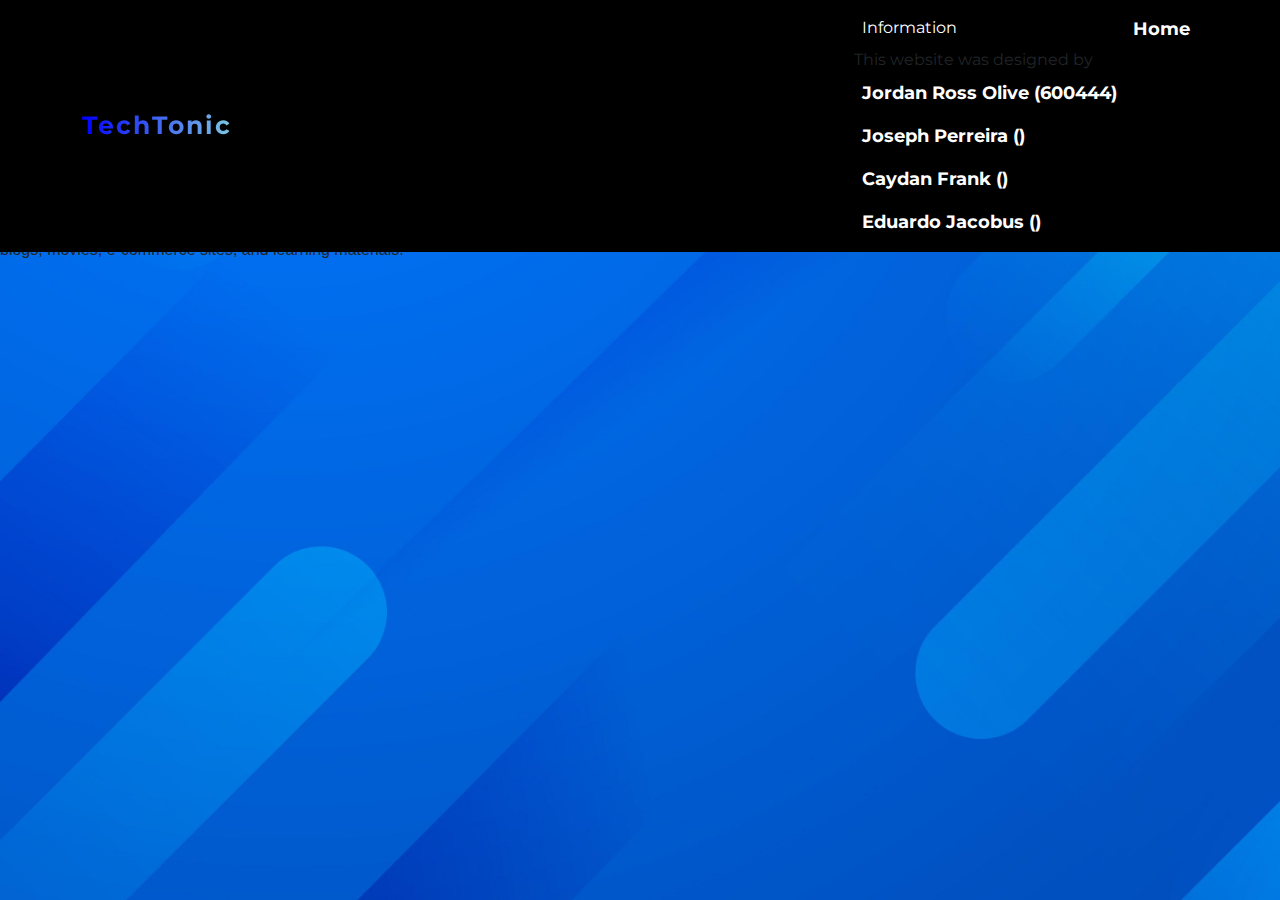
<file: OverviewOfTheInternet.html>
<!DOCTYPE html>
<html>
<head>
    <meta charset='utf-8'>
    <meta http-equiv='X-UA-Compatible' content='IE=edge'>
    <title>Overview Of The Internet</title>
    <link href="https://fonts.googleapis.com/css2?family=Montserrat:wght@400;500;700;900&display=swap" rel="stylesheet">
	<link href="https://cdn.jsdelivr.net/npm/bootstrap@5.1.0/dist/css/bootstrap.min.css" rel="stylesheet">
	<link href="https://cdnjs.cloudflare.com/ajax/libs/animate.css/3.7.2/animate.min.css" rel="stylesheet">
    <link rel="stylesheet" href="Styles/mainpage.css"/>
    <script src="https://cdn.jsdelivr.net/npm/bootstrap@5.1.0/dist/js/bootstrap.bundle.min.js"></script>
    <script src="Scripts/NavDropdownListener.js" defer></script>

    <style>
        body{
            background-color: #4881a9;
        }
        h1{
        text-align: center;
        }
        section{
            position: relative;
            width: 100%;
            height: 100vh;
            background-image: url('../Images/5559852.jpg');
            background-size: cover;
            background-attachment: fixed;
        }
    </style>
</head>
<body>
    <nav class="navbar navbar-expand-lg navbar-light bg-light fixed-top">
		<div class="container">
			<a class="navbar-brand" href="#">TechTonic</a> 
			<button aria-controls="navbarSupportedContent" aria-expanded="false" aria-label="Toggle navigation" class="navbar-toggler" data-bs-target="#navbarSupportedContent" data-bs-toggle="collapse" type="button">
				<span class="navbar-toggler-icon"></span>
			</button>			
			<div class="collapse navbar-collapse" id="navbarSupportedContent">
				<ul class="navbar-nav ms-auto mb-2 mb-lg-0">
					<li class="nav-item">
						<div class="nav-dropdown" nav-data-dropdown>
							<button class="nav-link" nav-data-dropdown-button>Information</button>
							<div class="nav-dropdown-menu nav-information-grid">
								<div>
									<div class="nav-dropdown-heading">This website was designed by</div>
									<div class="nav-dropdown-links">
										<a class="nav-link" href="#">Jordan Ross Olive (600444)</a>
										<a class="nav-link" href="#">Joseph Perreira ()</a>
										<a class="nav-link" href="#">Caydan Frank ()</a>
										<a class="nav-link" href="#">Eduardo Jacobus ()</a>									
								</div>
							</div>
						</div>
					</li>
					<li class="nav-item">
						<a class="nav-link" href="index.html">Home</a>
					</li>
				</ul>
			</div>
		</div>
	</nav>

   <section>
    <div class="Wavecard transition">
        <h2 class="transition" style=" align-items: center;font-family: 'Segoe UI', Tahoma, Geneva, Verdana, sans-serif" >Overview Of The Internet</h2>
        <p class="transition" style="height: auto;width: auto; line-height: auto;font-family: 'Segoe UI', Tahoma, Geneva, Verdana, sans-serif;">
            The World Wide Web (WWW), also referred to as the web, is an innovative technology that has radically changed how we access and share information. It is a sizable online network of interconnected digital resources and papers. The creation and growth of the web have altered contemporary communication, business, education, and entertainment.  The web was established by Tim Berners-Lee in 1989 while he was employed at CERN to make it easier for scientists to share information among various computers and networks. Web pages, hyperlinks, web browsers, and web servers are its main building blocks.  Web pages are electronic documents that use HTML (Hypertext Markup Language) to contain text, photos, videos, and interactive components. Users can move between various web pages or resources by clicking on hyperlinks, also known as links, that are embedded into web pages. HTML code is interpreted, and the material is presented in a user-friendly manner by web browsers like Chrome, Firefox, and Safari. After receiving a request, web servers store and deliver web pages to users' browsers.  The web's addressing scheme is the Uniform Resource Locator (URL). The protocol (such as "http" or "https"), the domain name (such as www.example.com), and the route to the particular content are all specified. Users can access a wide variety of information thanks to this addressing system, including blogs, movies, e-commerce sites, and learning materials.
    </p>
        <!-- <div class="cta-container transition"><a href="#" class="cta">Call to action</a></div> -->
        <div class="Wavecard_circle transition"></div>
        </div>
        <div class="wave">
        </div>
    </section>
    
</body>
</html>
</file>
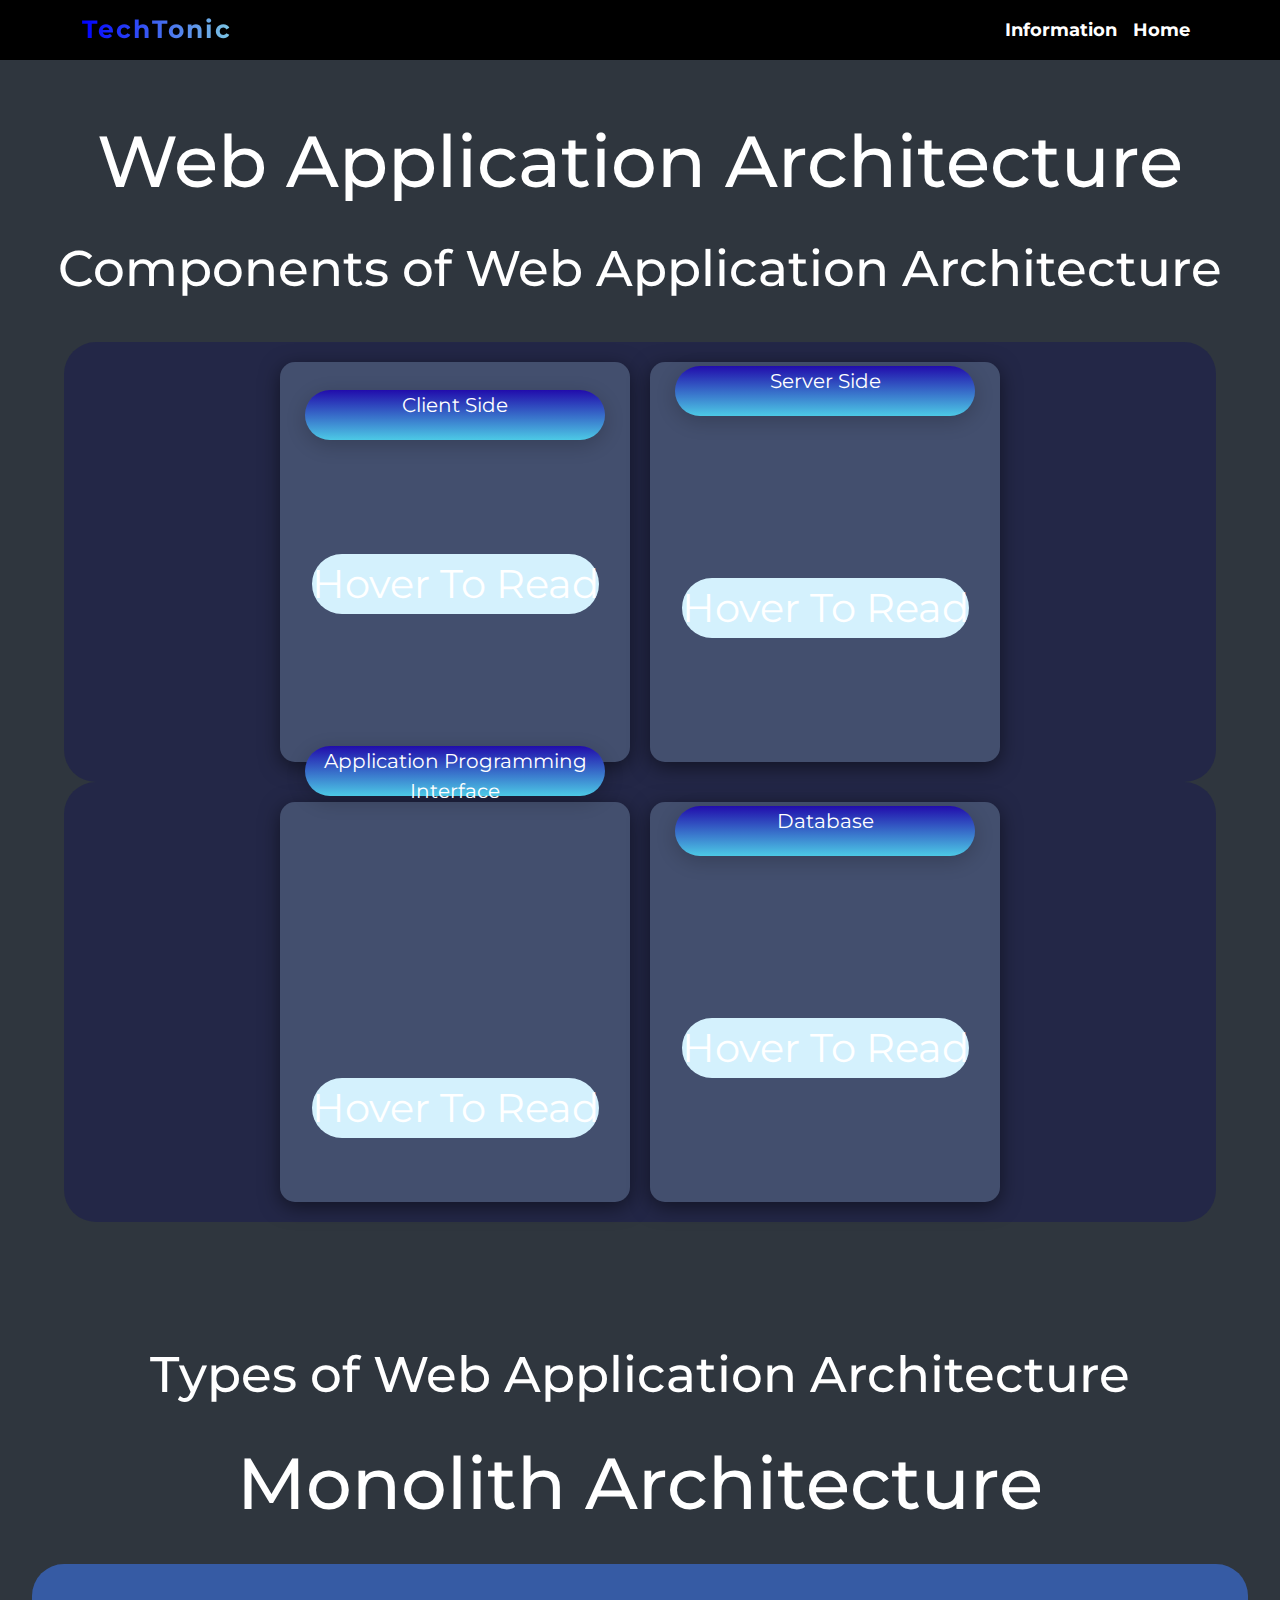
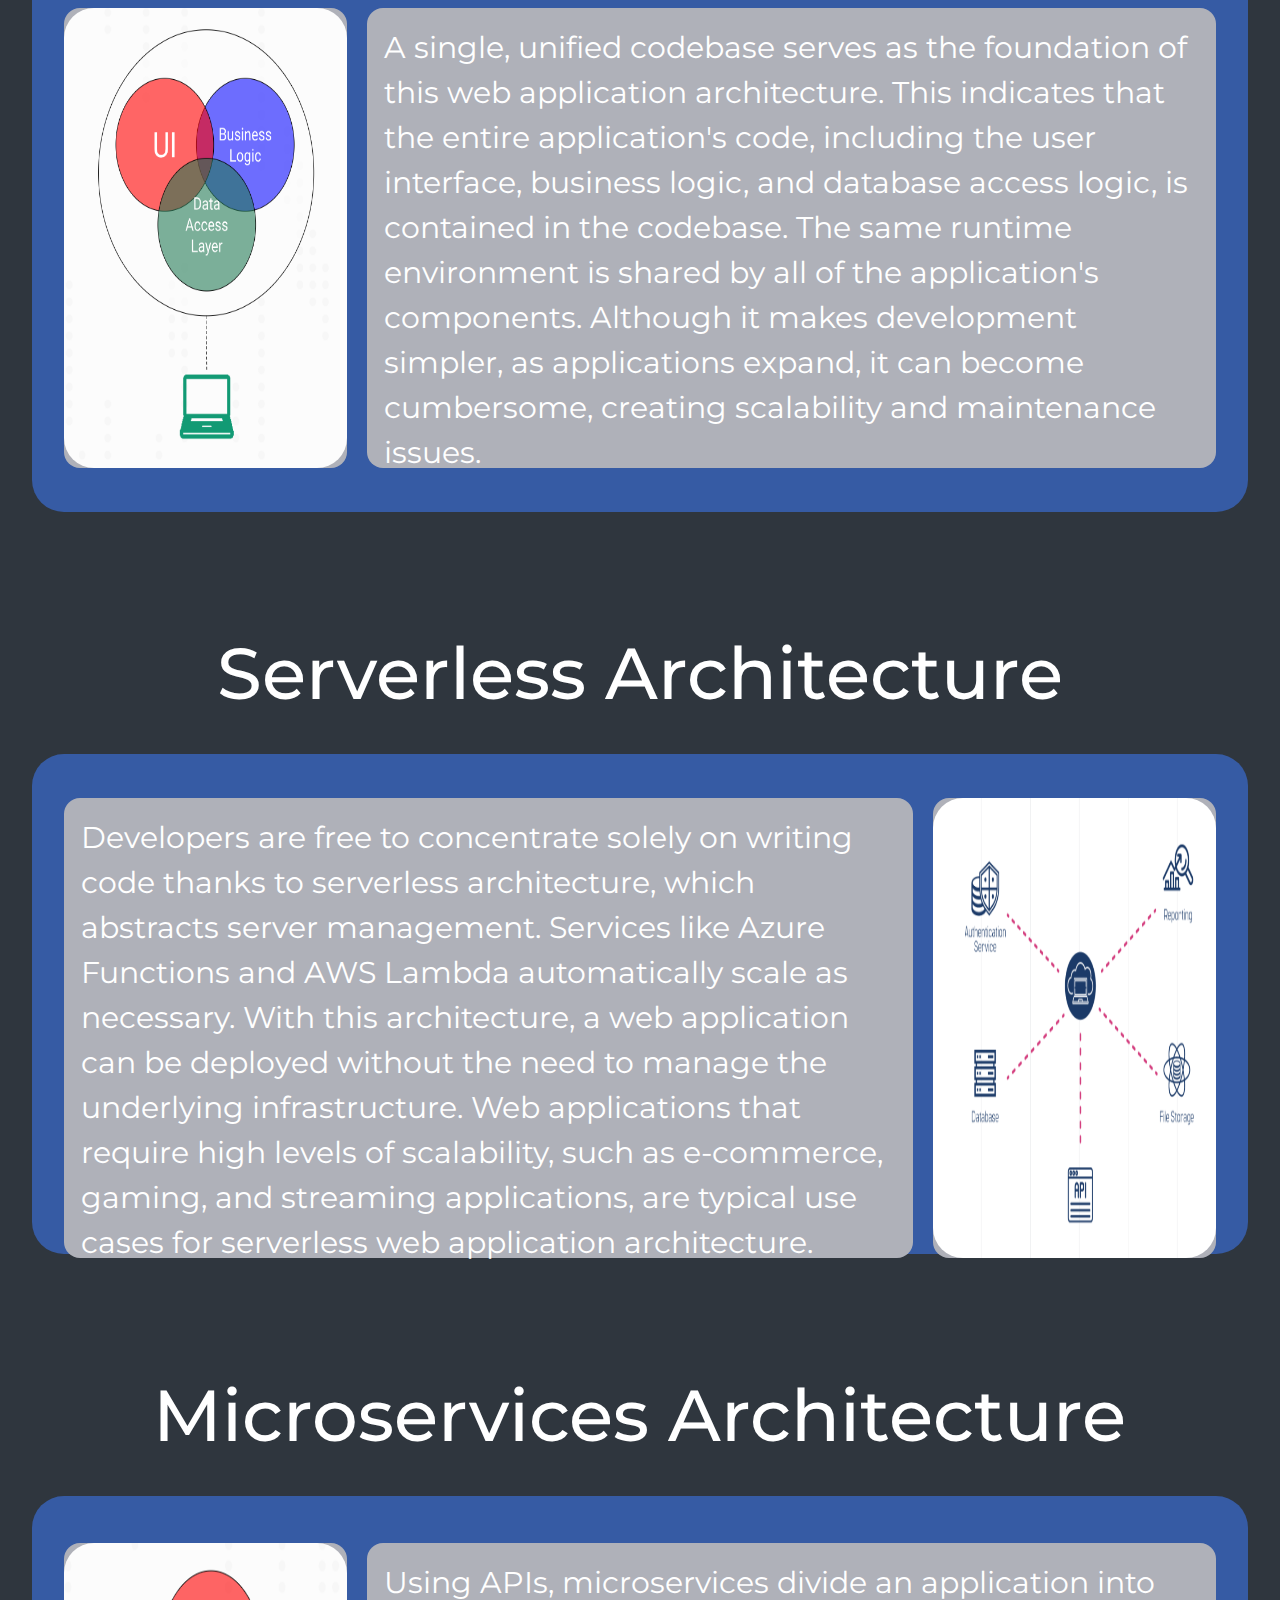
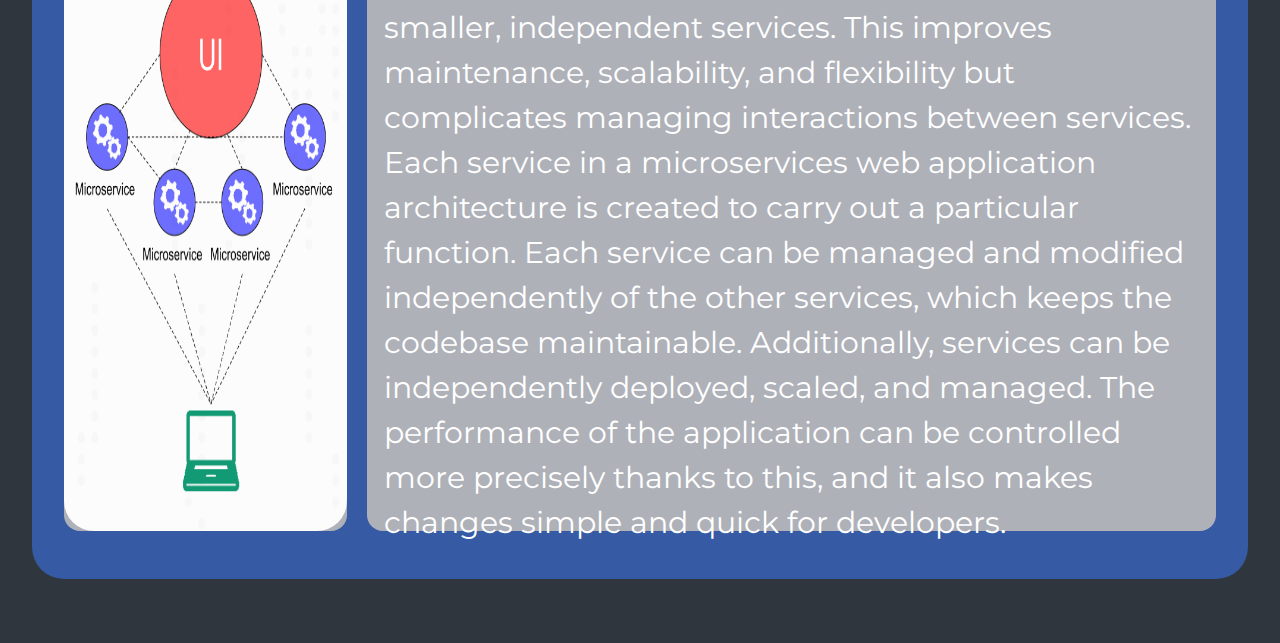
<file: WAA.html>
<!DOCTYPE html>
<html lang="en">
<head>
    <meta charset="UTF-8">
    <title>Web Application Architecture</title>
    <link rel="icon" type="icon/png" href="Images/internet.png">
    <link href="https://fonts.googleapis.com/css2?family=Montserrat:wght@400;500;700;900&display=swap" rel="stylesheet">
	  <link href="https://cdn.jsdelivr.net/npm/bootstrap@5.1.0/dist/css/bootstrap.min.css" rel="stylesheet">
	  <link href="https://cdnjs.cloudflare.com/ajax/libs/animate.css/3.7.2/animate.min.css" rel="stylesheet">
	  <link href="Styles/styles.css" rel="stylesheet">
    <script src="https://cdn.jsdelivr.net/npm/bootstrap@5.1.0/dist/js/bootstrap.min.js"></script>
</head>
<body class="WAA-body">
  <nav class="navbar navbar-expand-lg navbar-light bg-light fixed-top">
		<div class="container">
			<a class="navbar-brand" href="#">TechTonic</a> 
			<button aria-controls="navbarSupportedContent" aria-expanded="false" aria-label="Toggle navigation" class="navbar-toggler" data-bs-target="#navbarSupportedContent" data-bs-toggle="collapse" type="button">
				<span class="navbar-toggler-icon"></span>
			</button>			
			<div class="collapse navbar-collapse" id="navbarSupportedContent">
				<ul class="navbar-nav ms-auto mb-2 mb-lg-0">
					<li class="nav-item">
						<div class="nav-dropdown">
							<button class="nav-link">Information</button>
							<div class="nav-dropdown-menu nav-information-grid">
								<div>
									<div class="nav-dropdown-heading">This website was designed by</div>
										<a class="nav-link">Jordan Ross Olive (600444)</a>
										<a class="nav-link">Joseph Pereira (601015)</a>
										<a class="nav-link">Caydan Frank (578131)</a>
										<a class="nav-link">Eduard Jacobus Engelbrecht (600237)</a>									
								</div>
							</div>
						</div>
					</li>
					<li class="nav-item">
						<a class="nav-link" href="HomePage.html">Home</a>
					</li>
				</ul>
			</div>
		</div>
	</nav>

  <div class = "WAA-content">
    <h1>
      Web Application Architecture
    </h1>
    <h2>
      Components of Web Application Architecture
    </h2>
  </div>

<div class = "WAA-card-display">
    <div class = "WAA-container">
      <div class = "WAA-card">
        <div class = "WAA-heading">
          Client Side
        </div>
        <div class = "WAA-card-content">
          <p>
            This component encompasses the user interface (UI) elements presented to users through web
            browsers. It uses JavaScript for interactive features, CSS (Cascading Style Sheets) for styling,
            and HTML (Hypertext Markup Language) for content organization.
          </p>
        </div>
          <div class = "WAA-preview">
            Hover To Read
          </div>
      </div>    
    </div>
    <div class = "WAA-container">
      <div class = "WAA-card">
        <div class = "WAA-heading">
          Server Side
        </div>
        <div class = "WAA-card-content">
          <p>
            Web applications' server-side servers are in charge of handling user requests, business logic,
            and data storage. An application server is used, which manages requests, creates dynamic content,
            and interacts with databases. For this, server-side programming languages like PHP, Python, and
            Java are employed. 
          </p>
        </div>
          <div class = "WAA-preview">
            Hover To Read
          </div>
      </div>    
    </div>
</div>
<div class = "WAA-card-display">
    <div class = "WAA-container">
      <div class = "WAA-card">
        <div class = "WAA-heading">
          Application Programming Interface
        </div>
        <div class = "WAA-card-content">
          <p>
            APIs specify how various software components communicate and share data.
            They enable smooth functional integration by facilitating communication between the client-side
            and server-side components. Additionally, today, APIs are treated more like products than code.
            They are designed for consumption for specific audiences (e.g. mobile developers), and they are
            documented and versioned in a way that enables users to have clear expectations of their
            maintenance and lifecycle. 
          </p>
        </div>
          <div class = "WAA-preview">
            Hover To Read
          </div>
      </div>    
    </div>
    <div class = "WAA-container">
      <div class = "WAA-card">
        <div class = "WAA-heading">
          Database
        </div>
        <div class = "WAA-card-content">
          <p>
            Databases are used to manage and store data for applications. Depending on the structure
            and data needs of the application, they may be relational databases like MySQL or PostgreSQL
            or NoSQL databases like MongoDB. Communication between the database and web server become vital
            in smooth operation. 
          </p>
        </div>
          <div class = "WAA-preview">
            Hover To Read
          </div>
        </div>    
    </div>
</div>

  <section class = "WAA-content">
    <h2>
      Types of Web Application Architecture
    </h2>
    <h1>
      Monolith Architecture
    </h1>
   </section>
   <section class = "WAA-grid-container">
      <div class = "WAA-left">
        <a href="https://youtu.be/dQw4w9WgXcQ" target="_blank" title="Click for more information">
          <img src="Images/monolith.png" alt="Building">
        </a>
      </div>
      <div class = "WAA-right">
        A single, unified codebase serves as the foundation of this web application architecture.
        This indicates that the entire application's code, including the user interface, business logic,
        and database access logic, is contained in the codebase. The same runtime environment is shared by all
        of the application's components. Although it makes development simpler, as applications expand,
        it can become cumbersome, creating scalability and maintenance issues.
      </div>
    </section>
    <section class = "WAA-content">
        <h1>
          Serverless Architecture
        </h1>
    </section>
    <section class = "WAA-grid-container-mid">
      <div class = "WAA-mid-right">
        <img src="Images/serverless.png" alt="Building">
      </div>
      <div class = "WAA-mid-left">
        Developers are free to concentrate solely on writing code thanks to serverless architecture,
        which abstracts server management. Services like Azure Functions and AWS Lambda automatically scale
        as necessary. With this architecture, a web application can be deployed without the need to manage
        the underlying infrastructure. Web applications that require high levels of scalability,
        such as e-commerce, gaming, and streaming applications, are typical use cases for serverless web
        application architecture.
      </div>
    </section>
    <section class = "WAA-content">
      <h1>
        Microservices Architecture
      </h1>
    </section>
    <section class = "WAA-grid-container">
      <div class = "WAA-left">
        <a href="https://youtu.be/dQw4w9WgXcQ" target="_blank" title="Click for more information">
          <img src="Images/microservices.png" alt="Building">
        </a>
      </div>
      <div class = "WAA-right">
        Using APIs, microservices divide an application into smaller, independent services.
        This improves maintenance, scalability, and flexibility but complicates managing interactions between
        services. Each service in a microservices web application architecture is created to carry out
        a particular function. Each service can be managed and modified independently of the other services,
        which keeps the codebase maintainable. Additionally, services can be independently deployed, scaled,
        and managed. The performance of the application can be controlled more precisely thanks to this, and
        it also makes changes simple and quick for developers.
      </div>
    </section>
</body>
</html>
</file>
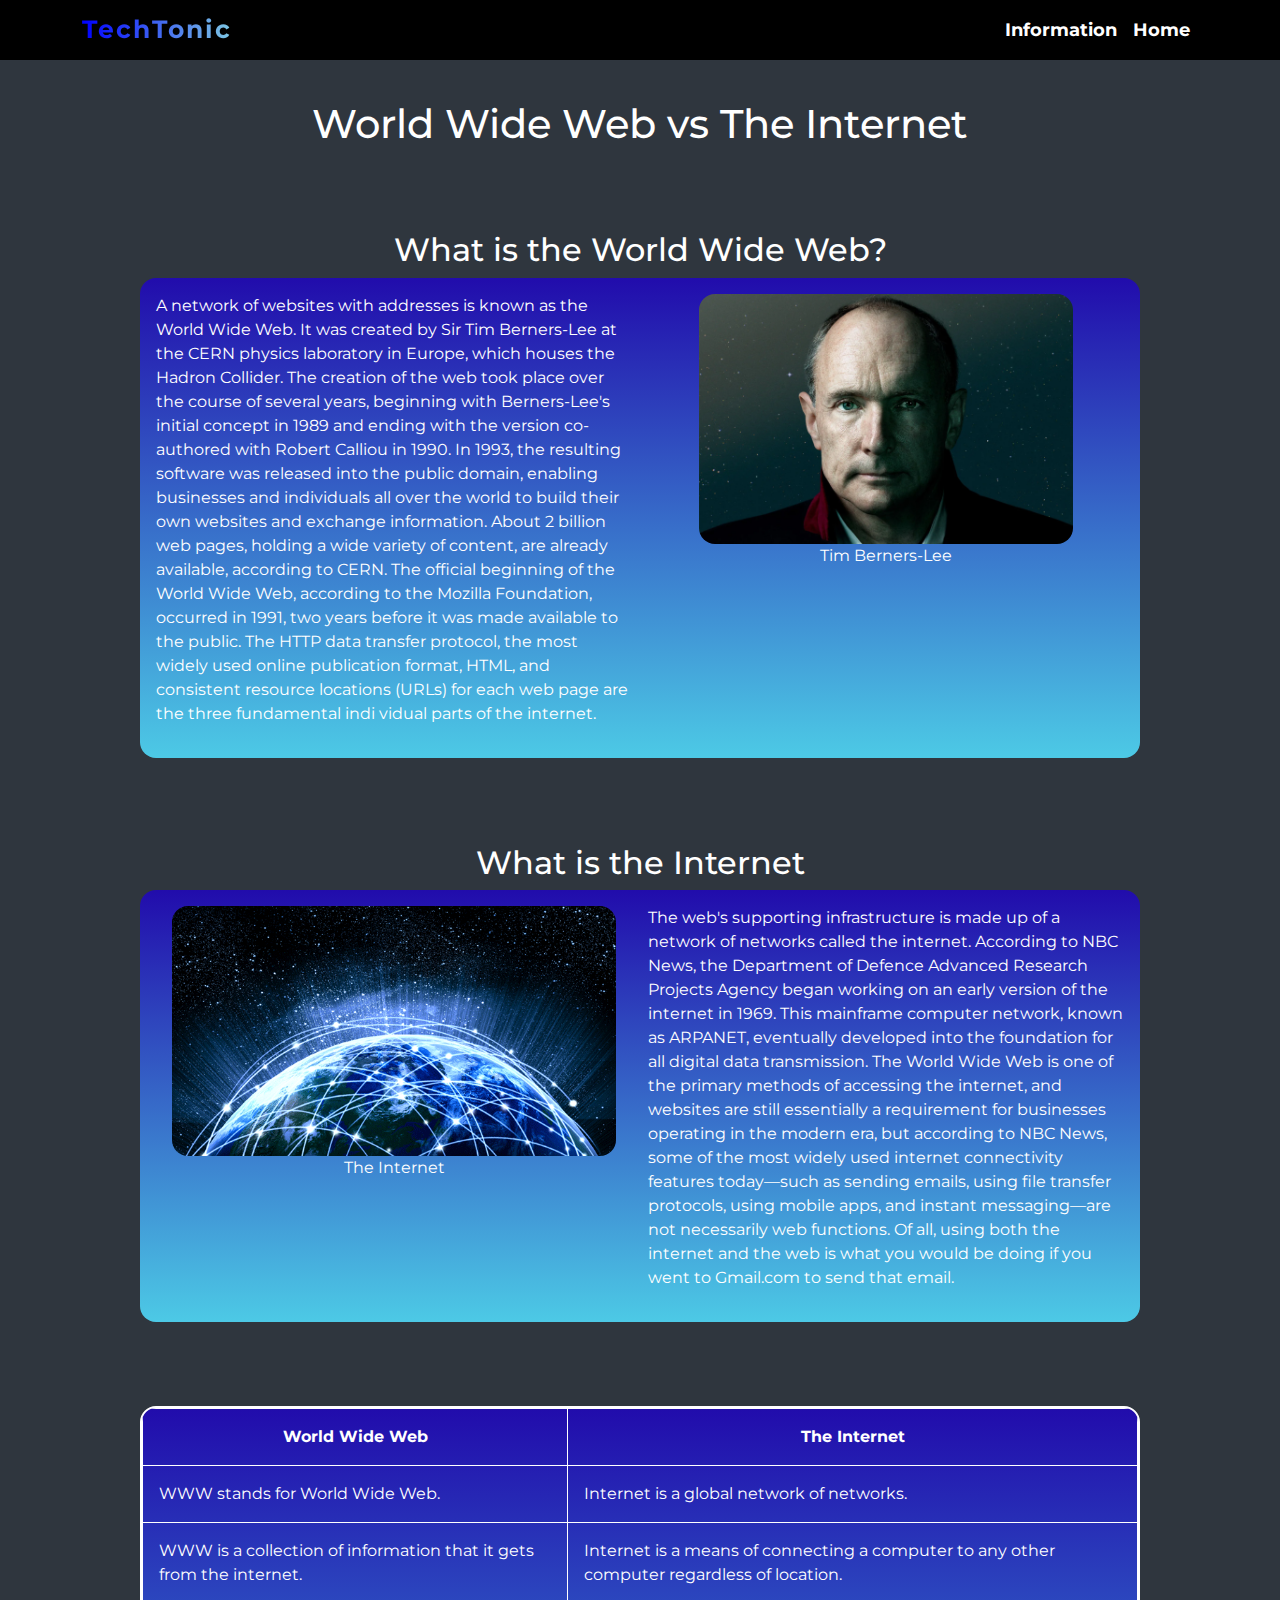
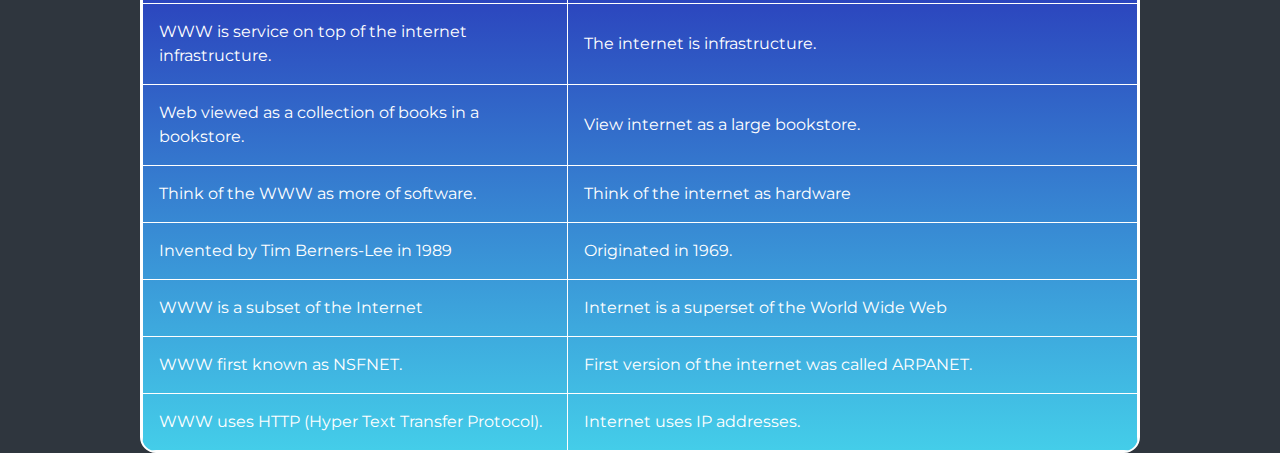
<file: WWWvsInternet.html>
<!DOCTYPE html>
<html lang="en">
<head>
    <meta charset="UTF-8">
    <title>WWW vs The Internet - TechTonic</title>
    <link rel="icon" type="icon/png" href="Images/internet.png">
    <link href="https://fonts.googleapis.com/css2?family=Montserrat:wght@400;500;700;900&display=swap" rel="stylesheet">
	<link href="https://cdn.jsdelivr.net/npm/bootstrap@5.1.0/dist/css/bootstrap.min.css" rel="stylesheet">
	<link href="https://cdnjs.cloudflare.com/ajax/libs/animate.css/3.7.2/animate.min.css" rel="stylesheet">
	<link href="Styles/styles.css" rel="stylesheet">
    <script src="https://cdn.jsdelivr.net/npm/bootstrap@5.1.0/dist/js/bootstrap.min.js"></script>
</head>
<body class="wwwVinternet-body">
    <nav class="navbar navbar-expand-lg navbar-light bg-light fixed-top">
		<div class="container">
			<a class="navbar-brand" href="#">TechTonic</a> 
			<button aria-controls="navbarSupportedContent" aria-expanded="false" aria-label="Toggle navigation" class="navbar-toggler" data-bs-target="#navbarSupportedContent" data-bs-toggle="collapse" type="button">
				<span class="navbar-toggler-icon"></span>
			</button>			
			<div class="collapse navbar-collapse" id="navbarSupportedContent">
				<ul class="navbar-nav ms-auto mb-2 mb-lg-0">
					<li class="nav-item">
						<div class="nav-dropdown">
							<button class="nav-link">Information</button>
							<div class="nav-dropdown-menu nav-information-grid">
								<div>
									<div class="nav-dropdown-heading">This website was designed by</div>
									<div class="nav-dropdown-links">
										<a class="nav-link">Jordan Ross Olive (600444)</a>
										<a class="nav-link">Joseph Pereira (601015)</a>
										<a class="nav-link">Caydan Frank (578131)</a>
										<a class="nav-link">Eduard Jacobus Engelbrecht (600237)</a>		
                                    </div>					
								</div>
							</div>
						</div>
					</li>
					<li class="nav-item">
						<a class="nav-link" href="HomePage.html">Home</a>
					</li>
				</ul>
			</div>
		</div>
	</nav>
    <h1 class="wwwVinternet-h1">World Wide Web vs The Internet</h1>
    <div class="wwwVinternet-container"> 
        <h2 class="wwwVinternet-h2">What is the World Wide Web?</h2>
        <div class="wwwVinternet-definition">
            <div class="wwwVinternet-deftext">
                <p>A network of websites with addresses is known as the World Wide Web. It was created by Sir Tim Berners-Lee at the CERN physics laboratory in Europe, which houses the Hadron Collider. The creation of the web took place over the course of several years, beginning with Berners-Lee's initial concept in 1989 and ending with the version co-authored with Robert Calliou in 1990.  In 1993, the resulting software was released into the public domain, enabling businesses and individuals all over the world to build their own websites and exchange information. About 2 billion web pages, holding a wide variety of content, are already available, according to CERN.  The official beginning of the World Wide Web, according to the Mozilla Foundation, occurred in 1991, two years before it was made available to the public. The HTTP data transfer protocol, the most widely used online publication format, HTML, and consistent resource locations (URLs) for each web page are the three fundamental indi     vidual parts of the internet.
                </p>
            </div>
            <div class="wwwVinternet-image">
                <a href="https://youtu.be/dQw4w9WgXcQ" target="_blank" title="Click for more information">
                    <img class="wwwVinternet-img" src="Images/TimBerners.webp" alt="Tim Berners" height="250">
                </a>
                <p>Tim Berners-Lee</p>
            </div>
        </div>
    </div>
    <div class="wwwVinternet-container">
        <h2 class="wwwVinternet-h2">What is the Internet</h2>
        <div class="wwwVinternet-definition">
            <div class="wwwVinternet-image">
                <img class="wwwVinternet-img" src="Images/The_internet.gif" alt="The Internet" height="250">
                <p>The Internet</p>
            </div>
            <div class="wwwVinternet-deftext">
                <p>The web's supporting infrastructure is made up of a network of networks called the internet. According to NBC News, the Department of Defence Advanced Research Projects Agency began working on an early version of the internet in 1969. This mainframe computer network, known as ARPANET, eventually developed into the foundation for all digital data transmission.  The World Wide Web is one of the primary methods of accessing the internet, and websites are still essentially a requirement for businesses operating in the modern era, but according to NBC News, some of the most widely used internet connectivity features today—such as sending emails, using file transfer protocols, using mobile apps, and instant messaging—are not necessarily web functions. Of all, using both the internet and the web is what you would be doing if you went to Gmail.com to send that email.
                </p>
            </div>
            
        </div>
    </div>

    <div class="wwwVinternet-tables">

        <table class="wwwVinternet-table" >
            <tr>
                <th>World Wide Web</th>
                <th>The Internet</th>
            </tr>
            <tr>
                <td>WWW stands for World Wide Web.</td>
                <td>Internet is a global network of networks.</td>
            </tr>
            <tr>
                <td>WWW is a collection of information that it gets from the internet.</td>
                <td>Internet is a means of connecting a computer to any other computer regardless of location.</td>
            </tr>
            <tr>
                <td>WWW is service on top of the internet infrastructure.</td>
                <td>The internet is infrastructure.</td>
            </tr>
            <tr>
                <td>Web viewed as a collection of books in a bookstore.</td>
                <td>View internet as a large bookstore.</td>
            </tr>
            <tr>
                <td>Think of the WWW as more of software.</td>
                <td>Think of the internet as hardware</td>
            </tr>
            <tr>
                <td>Invented by Tim Berners-Lee in 1989</td>
                <td>Originated in 1969.</td>
            </tr>
            <tr>
                <td>WWW is a subset of the Internet</td>
                <td>Internet is a superset of the World Wide Web</td>
            </tr>
            <tr>
                <td>WWW first known as NSFNET.</td>
                <td>First version of the internet was called ARPANET.</td>
            </tr>
            <tr>
                <td>WWW uses HTTP (Hyper Text Transfer Protocol).</td>
                <td>Internet uses IP addresses.</td>
            </tr>
        </table>

    </div>

</body>
</html>
</file>
<file: Styles/styles.css>
* {
	font-family: 'Montserrat', sans-serif;
	margin:0;
	padding:0;
	box-sizing: border-box;
}
body{
	scroll-behavior: smooth;
}

/*
	Navbar Styling

*/

.navbar {
    height: 60px !important;
}
.nav-dropdown-heading{
	color: #ffffff;
	max-width: 240px;
}
.nav-link {
	background: none;
	border: none;
	text-decoration: none;
	color: #ffffff;
	font-family: inherit;
	font-size: 18px;
	font-weight: bold;
	cursor: pointer;
	padding: 0;
}
.nav-dropdown {
	position: relative;
} 
.nav-dropdown-menu {
	position: absolute;
	max-height: 300px; 
    overflow-y: auto;
	left: 50%; 
    transform: translateX(-50%); 
	background-color: rgb(0, 0, 0, 0.6);
	padding: .75rem;
	border-radius: .25rem;
	box-shadow: 0 2px 5px 0 rgba(255, 255, 255, 0.2);
	opacity: 0;
    pointer-events: none;
    transition: opacity 200ms ease-in-out, transform 150ms ease-out;
}
.nav-dropdown:hover > .nav-link + .nav-dropdown-menu {
    opacity: 1;
    transform: translate(-50%, 0);
    pointer-events: auto;
}
.nav-information-grid {
	display: grid;
	grid-template-columns: repeat(2, max-content);
	gap: 2rem;
}
.nav-dropdown-links {
	display: flex;
	flex-direction: column;
	gap: .25rem;
}
.navbar-light .navbar-brand {
	font-size: 25px;
	font-weight: bold;
	letter-spacing: 2px;
	text-decoration: none;
	background: linear-gradient(90deg, #0000FF, #7EC8E3,#d4f1f4,#0000FF,#7EC8E3);
	background-size: 400%;
	background-clip: text;
    -webkit-background-clip: text;
	-webkit-text-fill-color: transparent;
	animation: animatedBrand 8s ease-in-out infinite;
}
@keyframes animatedBrand {
	0%
	{
		background-position: 0%;
	}
	100%{
		background-position: 100%;
	}
	
}
.navbar-light .navbar-nav .nav-link {
	color: #fff;
}
.navbar-light .navbar-nav .nav-link:focus, .navbar-light .navbar-nav .nav-link:hover {
	color: #fff;
}
.w-100 {
	height: 100vh;
}
.w-10 {
	height: auto;
	width: 100%;
}
.navbar-toggler {
	padding: 1px 5px;
	font-size: 18px;
	line-height: 0.3;
	background: linear-gradient(90deg, #0000FF, #7EC8E3, #d4f1fd, #7EC8E3, #0000FF);
}
.bg-light {
	background-color: black !important;
}

/*
	Carousel styling
*/

.carousel-item {
	height: 100vh;
}
.carousel-caption {
	bottom: 220px;
}
.carousel-caption h5 {
	font-size: 45px;
	text-transform: uppercase;
	letter-spacing: 2px;
	margin-top: 25px;
}
.carousel-caption p {
	width: 60%;
	margin: auto;
	font-size: 18px;
	line-height: 1.9;
}
.carousel-caption a {
	
	position: relative;
	font-weight: bold;
	text-transform: uppercase;
	text-decoration: none;
	background: #7EC8E3;
	padding: 10px 30px;
	display: inline-block;
	color: #000;
	margin-top: 15px;
	border-radius: 60px;
	box-shadow: inset 0 0 30px rgba(212, 241, 244, 1);
	overflow: hidden;
}
.carousel-caption a:before {
	
	content: '';
	position: absolute;
	top: 0;
	left: -10px;
	width: 70%;
	height: 100%;
	background: rgba(255,255,255,.3);
	transition: .5s;
	transform: skewX(-15deg);
}
.carousel-caption a:hover:before {
	
	left: 210px;
}
.carousel-caption a:after {
	
	content: '';
	position: absolute;
	top: 0;
	left: -70px;
	width: 50px;
	height: 100%;
	background: rgba(255,255,255,.5);
	transition: .8s;
	transform: skewX(-15deg);
	transition-delay: .3s;
}
.carousel-caption a:hover:after {
	
	left: 210px;
}

/*
	Overview of The Internet styling
*/

.OverviewInternet-body{
	background-color: #4881a9;
}
.OverviewInternet-content section{
	position: relative;
	width: 100%;
	height: 100vh;
	background-image: url('../Images/5559852.jpg');
	background-size: cover;
	background-attachment: fixed;
}
section .OverviewInternet-wave{
    position: absolute;
    width: 100%;
    height: 143px;
    bottom: 0;
    left: 0;
    opacity: 0.8;
    background-image: url('../Images/wave.png');
    animation: animateWave 10s linear infinite;
}
section .OverviewInternet-wave:before{
    content: '';
    width: 100%;
    height: 143px;
    background-image: url('../Images/wave.png');
    position: absolute;
    top: 0;
    left: 0;
    opacity: 0.6;
    animation-delay: -5s;
    animation: animateWave 20s linear infinite;

}
section .OverviewInternet-wave:after{
    content: '';
    width: 100%;
    height: 143px;
    background-image: url('../Images/wave.png');
    position: absolute;
    top: 0;
    left: 0;
    opacity: 0.4;
    animation: animateWave-reverse 10s linear infinite;

}
@keyframes animateWave{
 0%{
    background-position: 0;
 }
 100%{
    background-position: 1360px;
 }
}
@keyframes animateWave-reverse{
    0%{
       background-position: 1360px;
    }
    100%{
       background-position: 0;
    }
}
.OverviewInternet-transition { transition: .3s cubic-bezier(.3, 0, 0, 1.3) }
.OverviewInternet-card{
	background-color: #4881a9;
    bottom: 0;
    box-shadow: 0px 0px 10px 2px rgba(0,0,0,0.3);
  -webkit-box-shadow: 0px 0px 10px 2px rgba(0,0,0,0.3);
  -moz-box-shadow: 0px 0px 10px 2px rgba(0,0,0,0.3);
    height: 300px;
    left: 0;
    margin: auto;
    overflow: hidden;
    position: absolute;
    right: 0;
    top: 0;
    width: auto;
    height: auto;
}
.OverviewInternet-card:hover {
    width: auto;
    height: auto;
}
.OverviewInternet-card:hover .cta-container {
    display: inline;
    margin-top: 380px;
}
.OverviewInternet-card:hover .Wavecard_circle {
    background-size: cover;
    border-radius: 0;
    margin-top: -130px;
}
.OverviewInternet-card:hover h2 {
    visibility: visible !important;
    color: #000000;
    margin-top: 100px;
    padding: 5px;
}
.OverviewInternet-card:hover h2 small { color: #fff }
.OverviewInternet-card:hover p { margin-top: 300px }
.OverviewInternet-Wavecard_circle {
    background-size: auto;
    border-radius: 50%;
    height: 400px;
    margin-left: -75px;
    margin-top: -270px;
    position: absolute;
    width: 450px;
}
.OverviewInternet-transition h2 {
    visibility: hidden;
    font-family: 'Raleway', sans-serif;
    font-size: 72px;
    font-weight: 200;
    margin-top: 150px;
    position: absolute;
    text-align: center;
    width: 100%;
    z-index: 9999;
}
.OverviewInternet-card:hover p {
    visibility: visible !important;
    color: #000000;
    margin-top: 10px;
    padding: 5px;
}
.OverviewInternet-card:hover p small { color: #fff }
.OverviewInternet-card:hover p { margin-top: 200px }
.OverviewInternet-Wavecard_circle {
    background-size: auto;
    border-radius: 50%;
    height: 400px;
    margin-left: -75px;
    margin-top: -270px;
    position: absolute;
    width: 450px;
}
.OverviewInternet-transition p {
	height: auto;
	width: 100%; 
	line-height: auto;
    visibility: hidden;
    font-size: 22px;
    font-weight: 200;
    margin-top: 100px;
    position: absolute;
    text-align: center;
    z-index: 9999;
}
.cta-container {
    display: none;
    margin-top: 320px;
    position: absolute;
    text-align: center;
    width: 100%;
    z-index: 9999;
}
.cta {
    -moz-border-radius: 2px;
    -moz-transition: 0.2s ease-out;
    -ms-transition: 0.2s ease-out;
    -o-transition: 0.2s ease-out;
    -webkit-border-radius: 2px;
    -webkit-transition: 0.2s ease-out;
    background-clip: padding-box;
    border: 2px solid #4881a9;
    border-radius: 2px;
    color: #4881a9;
    display: inline-block;
    font-family: 'Raleway', sans-serif;
    font-size: 17px;
    font-weight: 400;
    height: auto;
    letter-spacing: 0.5px;
    line-height: 36px;
    margin-bottom: 15px;
    padding: 0 2rem;
    text-decoration: none;
    text-transform: uppercase;
    transition: 0.2s ease-out;
}
.cta:hover {
    background-color: #4881a9;
    box-shadow: 0 8px 17px 0 rgba(0, 0, 0, 0.2), 0 6px 20px 0 rgba(0, 0, 0, 0.19);
    color: #fff;
    -moz-box-shadow: 0 8px 17px 0 rgba(0, 0, 0, 0.2), 0 6px 20px 0 rgba(0, 0, 0, 0.19);
    -webkit-box-shadow: 0 8px 17px 0 rgba(0, 0, 0, 0.2), 0 6px 20px 0 rgba(0, 0, 0, 0.19);
}

/*
  History page styling
*/

.HistoryInternet-timeline-heading{
	background-color: #24292d;
	color: #7EC8E3;
	font-size: 299%;
	text-align: center;
}
.HistoryInternet-timeline-section{
	background-color: #24292d;
	min-height: 100vh;
	padding: 100px 15px;
}
.HistoryInternet-timeline-items{
	max-width: 1000px;
	margin:auto;
	display: flex;
	flex-wrap: wrap;
	position: relative;
}
.HistoryInternet-timeline-items::before{
	content: '';
	position: absolute;
	width: 2px;
	height: 100%;
	background-color: #d4f1f4;
	left: calc(50% - 1px);

}
.HistoryInternet-timeline-item{
	margin-bottom: 40px;
	width: 100%;
	position: relative;
}
.HistoryInternet-timeline-item:last-child{
	margin-bottom: 0;
}
.HistoryInternet-timeline-item:nth-child(odd){
    padding-right: calc(50% + 30px);
	text-align: right;
}
.HistoryInternet-timeline-item:nth-child(even){
    padding-left: calc(50% + 30px);
}
.HistoryInternet-timeline-dot{
	height: 16px;
	width: 16px;
	background-color: #7EC8E3;
	position: absolute;
	left: calc(50% - 8px);
	border-radius: 50%;
	top: 10px;
}
.HistoryInternet-timeline-date{
	font-size: 18px;
	color: #7EC8E3;
	margin:6px 0 15px;
}
.HistoryInternet-timeline-content{
    background-color: #2f363e;
	padding: 30px;
	border-radius: 5px;
}
.HistoryInternet-timeline-content h3{
    font-size: 20px;
	color: #fff;
	margin:0 0 10px;
	text-transform: capitalize;
	font-weight: 500;
}
.HistoryInternet-timeline-content p{
    color: #c8c8c8;
	font-size: 16px;
	font-weight: 300;
	line-height: 22px;
}
.top {
	--offset: 50px; 
	
	position: sticky;
	bottom: 20px;      
	margin-right:10px; 
	place-self: end;
	margin-top: calc(100vh + var(--offset));
	
	/* visual styling */
	text-decoration: none;
	padding: 10px;
	font-family: sans-serif;
	color: #ffffff;
	background: #7EC8E3;
	border-radius: 100px;
	white-space: nowrap;
  }

  .top:hover {
    color:#ffffff; 
    text-decoration:none; 
    cursor:pointer;  
}

/*
	www V internet styling
*/

.wwwVinternet-body {
    background: #2f363e;
    color: white;
}
.wwwVinternet-h1 {
    text-align: center;
    padding-top: 100px;
}
.wwwVinternet-h2 {
    text-align: center;
}
.wwwVinternet-container {
    padding: 0.2em;
    justify-content: center;
    margin: 5em;
}

.wwwVinternet-definition {
    margin: auto;
    display: grid;
    grid-template-columns: 2fr minmax(50px,2fr);
    grid-column-gap: 1em;
    background: hsla(191, 75%, 60%, 1);
    background: linear-gradient(90deg, hsla(191, 75%, 60%, 1) 0%, hsla(248, 87%, 36%, 1) 100%);
    background: -moz-linear-gradient(90deg, hsla(191, 75%, 60%, 1) 0%, hsla(248, 87%, 36%, 1) 100%);
    background: -webkit-linear-gradient(90deg, hsla(191, 75%, 60%, 1) 0%, hsla(248, 87%, 36%, 1) 100%);
    filter: progid: DXImageTransform.Microsoft.gradient( startColorstr="#4DC9E6", endColorstr="#210CAE", GradientType=1 );
    border-radius: 1em;
    padding: 1em;
    max-width: 1000px;
    min-width: 100px;
    justify-content: center;
}

.wwwVinternet-deftext {
    text-align: left;
    color: white;
}

.wwwVinternet-image {
    text-align: center;
}

.wwwVinternet-tables {
    margin: auto;
    background: hsla(190, 79%, 59%, 1);
    background: linear-gradient(90deg, hsla(190, 79%, 59%, 1) 0%, hsla(248, 87%, 36%, 1) 100%);
    background: -moz-linear-gradient(90deg, hsla(190, 79%, 59%, 1) 0%, hsla(248, 87%, 36%, 1) 100%);
    background: -webkit-linear-gradient(90deg, hsla(190, 79%, 59%, 1) 0%, hsla(248, 87%, 36%, 1) 100%);
    filter: progid: DXImageTransform.Microsoft.gradient( startColorstr="#45CDE9", endColorstr="#7A8FD3", GradientType=1 );
    max-width: 1000px;
    min-width: 100px;
    border: 2px solid white;
    border-radius: 1em;
    overflow: hidden;

}

.wwwVinternet-img {
    margin: auto;
    border-radius: 1em;
}

.wwwVinternet-table{
    margin-left: auto;
    margin-right: auto;
}

.wwwVinternet-table th{
    text-align: center;
    padding:  1em;
}

.wwwVinternet-table td {
    padding: 1em;
}

.wwwVinternet-table, .wwwVinternet-table th,.wwwVinternet-table td {
    border-collapse: collapse;
    border-radius: 1em;
    border: 1px solid white;
}

/*
    Evolution of The Internet Styling
*/

.evolBody{
    background-image: linear-gradient( #d4f1fd 0%, #7EC8E3 74%);
}
.evolHeading{
    color: white;
    margin-top: 100px;
    margin-left: 150px;
    font-size: 72px;
}
.evolWrap{
    padding-left: 100px;
}
.evolStart ul li{
    list-style: none;
}
.evolStart ul li:nth-child(1){
    background: top no-repeat !important;
    padding-top: 180px !important;
}
.evolStart ul li:nth-child(odd){
    background: url('../Images/process-line-3.png') 65px top no-repeat;
    padding-top: 100px !important;
}
.evolStart ul li:nth-child(even){
    background: url('../Images/process-line-2.png') 65px top no-repeat;
    padding-left: 590px;
    padding-top: 100px;
}
.evolStart ul li h4{
    color: white;
    text-transform: uppercase;
    font-size: 30px;
}
.evolStart ul li .evolMedia-body{
    max-width: 600px;
}

/*
    Internet Protocols styling
*/

.InternetProtocols-body {
	margin-top: 100vh;
	display: grid;
	place-items: center;
	margin: 0;
	background:  #2f363e;
	color: white 
    
}
.InternetProtocols-heading h1{
	font-size: 12vmin;
	text-align: center
}
.InternetProtocols-heading{
    width: 100%;
    height: 100%;
	padding-top: 100px;
}
.InternetProtocols-intro{
	width: 80%;
    height: auto;
    margin: 1em auto;
    text-align: left;
	background: hsla(191, 75%, 60%, 1);
    background: linear-gradient(90deg, hsla(191, 75%, 60%, 1) 0%, hsla(248, 87%, 36%, 1) 100%);
    background: -moz-linear-gradient(90deg, hsla(191, 75%, 60%, 1) 0%, hsla(248, 87%, 36%, 1) 100%);
    background: -webkit-linear-gradient(90deg, hsla(191, 75%, 60%, 1) 0%, hsla(248, 87%, 36%, 1) 100%);
    filter: progid: DXImageTransform.Microsoft.gradient( startColorstr="#4DC9E6", endColorstr="#210CAE", GradientType=1 );
    font-size: 40px;
    border-radius: 10px;
    padding: 2vmin;
}
.InternetProtocols-intro h2{
	text-align: center;
}
.InternetProtocols-intro p{
    font-size: 25px;
    margin: 10px;
    text-align: left;
    color: #fff;
    padding: 2vmin;
}
.InternetProtocols-overlay h1 {
	font-size: 5.25vmin;
	text-align: center;
	color: white;
}
.InternetProtocols-overlay p {
	font-size: max(10pt, 2.5vmin);
	line-height: 1.4;
	color: white;
	margin-bottom: 1.5rem;
}
.InternetProtocols-wrap {
	display: flex;
	flex-wrap: nowrap;
	justify-content: space-between;
	width: 1200px;
	height: 550px;
	margin: 2rem auto;
	transition: .3s ease-in-out;
	position: relative;
	overflow: hidden;
}
.InternetProtocols-overlay {
	position: relative;
	display: flex;
	width: 100%;
	height: 100%;
	padding: 1rem .75rem;
	background: hsla(191, 75%, 60%, 1);
    background: linear-gradient(90deg, hsla(191, 75%, 60%, 1) 0%, hsla(248, 87%, 36%, 1) 100%);
    background: -moz-linear-gradient(90deg, hsla(191, 75%, 60%, 1) 0%, hsla(248, 87%, 36%, 1) 100%);
    background: -webkit-linear-gradient(90deg, hsla(191, 75%, 60%, 1) 0%, hsla(248, 87%, 36%, 1) 100%);
    filter: progid: DXImageTransform.Microsoft.gradient( startColorstr="#4DC9E6", endColorstr="#210CAE", GradientType=1 );
	transition: .9s ease-in-out;
	z-index: 1;
}
.InternetProtocols-overlay-content {
	display: flex;
	flex-direction: column;
	justify-content: space-between;
	width: 15vmin;
	height: 100%;
	padding: .5rem 0 0 .5rem;
	border: 3px solid;
	border-image: 
    	linear-gradient(
      	to bottom, 
      	#d4f1fd 5%,
      	#0000FF 65%,
      	#7EC8E3 95%
    	) 0 0 0 100%;
	transition: .3s ease-in-out .2s;
	z-index: 1;
}
.InternetProtocols-image-content {
	position: absolute;
    text-align: center;
    margin-top: 200px;
    font-size: 50px;
    color: white;
	top: 0;
	right: 0;
	width: 60vmin;
	height: 100%;
	background-size: cover;
	transition: .3s ease-in-out;
}
.InternetProtocols-dots {
	position: absolute;
	bottom: 1rem;
	right: 2rem;
	display: flex;
	flex-direction: row;
	justify-content: space-around;
	align-items: center;
	width: 55px;
	height: 4vmin;
	transition: .3s ease-in-out .3s;
}
.InternetProtocols-dot {
	width: 14px;
	height: 14px;
	background: #0000FF;
	border: 1px solid indigo;
	border-radius: 50%;
	transition: .3s ease-in-out .3s;
}
.InternetProtocols-text {
	position: absolute;
	top: 0;
	right: 5px;
	width: 135vmin;
	height: 100%;
	padding: 3vmin 2vmin;
	background: #5a5f64;
	box-shadow: inset 1px 1px 15px 0 rgba(0 0 0 / .4);
	overflow-y: scroll;
}
.InternetProtocols-text p{
    font-size: 30px;
}
.InternetProtocols-wrap:hover .InternetProtocols-overlay
 {
	transform: translateX(-136vmin);
}
.InternetProtocols-wrap:hover .InternetProtocols-image-content {
	width: 30vmin;
}
.InternetProtocols-wrap:hover .InternetProtocols-overlay-content {
	border: none;
	transition-delay: .2s;
	transform: translateX(10vmin);
}
.InternetProtocols-wrap:hover .InternetProtocols-dots {
	transform: translateX(1rem);
}
.InternetProtocols-wrap:hover .InternetProtocols-dots .InternetProtocols-dot {
	background: white;
}
.animate {
  animation-duration: 0.7s;
  animation-timing-function: cubic-bezier(.26, .53, .74, 1.48);
  animation-fill-mode: backwards;
}
.pop { animation-name: pop; }
@keyframes pop {
  0% {
    opacity: 0;
    transform: scale(0.5, 0.5);
  }
  100% {
    opacity: 1;
    transform: scale(1, 1);
  }
}
.slide { animation-name: slide; }
@keyframes slide {
  0% {
    opacity: 0;
    transform: translate(4em, 0);
  }
  100% {
    opacity: 1;
    transform: translate(0, 0);
  }
}
.slide-left { animation-name: slide-left; }
@keyframes slide-left {
  0% {
    opacity: 0;
    transform: translate(-40px, 0);
  }
  100% {
    opacity: 1;
    transform: translate(0, 0);
  }
}
.slide-up {animation-name: slide-up;}
@keyframes slide-up {
	0% {
		opacity: 0;
		transform: translateY(3em);
	}
	100% {
		opacity: 1;
		transform: translateY(0);
	}
}
.delay-1 {
  animation-delay: 0.3s;
}
.delay-2 {
  animation-delay: 0.6s;
}
.delay-3 {
  animation-delay: 0.9s;
}
.delay-4 {
  animation-delay: 1.2s;
}
.delay-5 {
  animation-delay: 1.5s;
  color: white; 
  margin-bottom: 
  2.5rem;
}
.delay-6 {
  animation-delay: 1.8s;
}
.delay-7 {
  animation-delay: 2.1s;
}
.delay-8 {
  animation-delay: 2.4s;
}

/*
    Web Application Architecture styling
*/

.WAA-body{
    background-color: #2f363e;
    color:white;
}
.WAA-heading{
    font-size: 20px;
    text-align: center;
    position : relative;
    top: -120px;
    width : 300px;
    height : 50px;
    background: hsla(191, 75%, 60%, 1);
    background: linear-gradient(90deg, hsla(191, 75%, 60%, 1) 0%, hsla(248, 87%, 36%, 1) 100%);
    background: -moz-linear-gradient(90deg, hsla(191, 75%, 60%, 1) 0%, hsla(248, 87%, 36%, 1) 100%);
    background: -webkit-linear-gradient(90deg, hsla(191, 75%, 60%, 1) 0%, hsla(248, 87%, 36%, 1) 100%);
    filter: progid: DXImageTransform.Microsoft.gradient( startColorstr="#4DC9E6", endColorstr="#210CAE", GradientType=1 );   
    box-shadow : 0 5px 20px rgba(0,0,0,0.2);
    border-radius: 2em;
}
.WAA-content{
    margin:auto;
    height: auto;
    width: 100%;
    padding: 1%;
    text-align: center;
    margin-top: 100px;
}
.WAA-content h1{
    margin: auto;
    text-align: center;
    width: 90%;
    padding: 5px;
    font-size: 72px;
    margin-bottom: 20px;
}
.WAA-content h2{
    text-align: center;
    font-size: 50px;
    padding: 10px;
    border-radius: 0.5em;
    margin-bottom: 20px;
}
.WAA-grid-container,
.WAA-grid-container-mid{
    width: 95%;
    margin:  0% auto 5%;
    padding: 2em;
    
    display: grid;

    grid-template-rows: auto;
    background-color: rgba(60, 125, 255, 0.53);
    grid-template-areas: 
    ' left right' ;
    grid-column-gap: 20px;
    height: 500px;
    border-radius: 2em;
}
.WAA-grid-container{
    grid-template-columns: 1fr 3fr;
    height: auto !important;

}
.WAA-grid-container-mid{
    grid-template-columns: 3fr 1fr;
    
    
}
.WAA-grid-container-mid img,
.WAA-grid-container img{
    width: 100%;
    height: 100%;
    border-radius: 1em;
    
}
.WAA-left,
.WAA-right,
.WAA-mid-left,
.WAA-mid-right
{
    margin: auto;
    background-color: rgb(175, 177, 185);
    padding: 2%;
    height: 95%;
    border-radius: 1rem;
    font-size: 30px;
}
.WAA-left{
    grid-area: left;
    width: auto;
    text-align: center;
    padding: 0;
}
.WAA-right{
    grid-area: right;
    width: auto;   
}
.WAA-mid-left{
    grid-area: left;
    width: auto;
}
.WAA-mid-right{
    grid-area: right;
    width: auto;
    text-align: center;
    padding: 0;
}
.WAA-card-display {
    display : flex;
    align-items : center;
    justify-content : center;  
    background-color: #10105760;
    border-radius: 2em;
    min-height : 400px;
    margin: auto 5%;
}
.WAA-container .WAA-card {
    position: relative;
    width : 350px;
    height : 400px;  
    background-color : rgba(100, 120, 149, 0.503);
    margin : 20px 10px;
    
    display : flex;
    align-items: center;
    justify-content: center;
    flex-direction : column;
    box-shadow : 0 5px 20px rgba(0,0,0,0.5);
    transition : 0.5s ease-in-out;
    border-radius : 15px;
}
.WAA-container .WAA-card:hover {
    height : 500px;
    width: 500px;
    background-color: #fff;
}
.WAA-container .WAA-card .WAA-preview
{
    visibility : visible;
    opacity : 1;
    transition : 1s ease-in-out;
    font-size: 40px;
    margin-top: -60%;
    background-color: #d4f1fd;
    border-radius: 1em;
    text-align: center;
}
.WAA-container .WAA-card:hover .WAA-preview
{
      opacity : 0;
      transition : 0.1s ease-in-out;
      visibility : hidden;
}
.WAA-container .WAA-card .WAA-card-content {
    position : relative;
    top : -140px;
    padding : 10px;
    color : #111;
    text-align : center;
    visibility : hidden;
    opacity : 0;
    transition : 0.3s ease-in-out;
}
.WAA-container .WAA-card:hover .WAA-card-content {
     margin-top : 30px;
     visibility : visible;
     opacity : 1;
     transition-delay: 0.4s;
}

/*
    Client v Server Engineering styling
*/

.ClientServer-body{
    background: #2f363e;
    color: white;
    opacity: 0.8;
}
.ClientServer-body h1{
    margin-top: 60px;
    text-align: center;
}
.ClientServer-info {
    margin: auto;
    display: grid;
    grid-template-columns: 1fr 1fr;
    grid-gap: 2em;
    grid-template-areas: 
    'Heading Heading'
    'Define Define'
    'Tasks Lang'
    'image image';
    justify-content: center;
    align-content: center;
    max-width: 800px;
    min-width: 100px;

}
.ClientServer-heading {
    grid-area: Heading;
    text-align: center;
    padding: 1em;
}
.ClientServer-define{
    grid-area: Define;
    background: hsla(191, 75%, 60%, 1);
    background: linear-gradient(90deg, hsla(191, 75%, 60%, 1) 0%, hsla(248, 87%, 36%, 1) 100%);
    background: -moz-linear-gradient(90deg, hsla(191, 75%, 60%, 1) 0%, hsla(248, 87%, 36%, 1) 100%);
    background: -webkit-linear-gradient(90deg, hsla(191, 75%, 60%, 1) 0%, hsla(248, 87%, 36%, 1) 100%);
    filter: progid: DXImageTransform.Microsoft.gradient( startColorstr="#4DC9E6", endColorstr="#210CAE", GradientType=1 );
    border-radius: 1em;
    padding: 1em;
    text-align: center;
}
.ClientServer-Tasks {
    background: hsla(191, 75%, 60%, 1);
    background: linear-gradient(90deg, hsla(191, 75%, 60%, 1) 0%, hsla(248, 87%, 36%, 1) 100%);
    background: -moz-linear-gradient(90deg, hsla(191, 75%, 60%, 1) 0%, hsla(248, 87%, 36%, 1) 100%);
    background: -webkit-linear-gradient(90deg, hsla(191, 75%, 60%, 1) 0%, hsla(248, 87%, 36%, 1) 100%);
    filter: progid: DXImageTransform.Microsoft.gradient( startColorstr="#4DC9E6", endColorstr="#210CAE", GradientType=1 );
    grid-area: Tasks;
    text-align: left;
    padding: 1em;
    border-radius: 1em;
}
.ClientServer-Languages{
    background: hsla(191, 75%, 60%, 1);
    background: linear-gradient(90deg, hsla(191, 75%, 60%, 1) 0%, hsla(248, 87%, 36%, 1) 100%);
    background: -moz-linear-gradient(90deg, hsla(191, 75%, 60%, 1) 0%, hsla(248, 87%, 36%, 1) 100%);
    background: -webkit-linear-gradient(90deg, hsla(191, 75%, 60%, 1) 0%, hsla(248, 87%, 36%, 1) 100%);
    filter: progid: DXImageTransform.Microsoft.gradient( startColorstr="#4DC9E6", endColorstr="#210CAE", GradientType=1 );
    grid-area: Lang;
    text-align: left;
    padding: 1em;
    border-radius: 1em;
}
.ClientServer-tables {
    margin: auto;
    background: hsla(190, 79%, 59%, 1);
    background: linear-gradient(90deg, hsla(190, 79%, 59%, 1) 0%, hsla(248, 87%, 36%, 1) 100%);
    background: -moz-linear-gradient(90deg, hsla(190, 79%, 59%, 1) 0%, hsla(248, 87%, 36%, 1) 100%);
    background: -webkit-linear-gradient(90deg, hsla(190, 79%, 59%, 1) 0%, hsla(248, 87%, 36%, 1) 100%);
    filter: progid: DXImageTransform.Microsoft.gradient( startColorstr="#45CDE9", endColorstr="#7A8FD3", GradientType=1 );
    max-width: 1000px;
    min-width: 100px;
    border: 2px solid white;
    border-radius: 1em;
    overflow: hidden;
    margin-top: 2em;

}
.ClientServer-tables table{
    margin-left: auto;
    margin-right: auto;
}
.ClientServer-tables th{
    text-align: center;
    padding:  1em;
}
.ClientServer-tables td {
    padding: 1em;
}
.ClientServer-tables table, .ClientServer-tables th, .ClientServer-tables td {
    border-collapse: collapse;
    border-radius: 1em;
    border: 1px solid white;
}
.ImagesCLientServer{
    grid-area: image;
    margin: auto;
    background-color: #d4f1fd;
    border-radius: 1em;
    text-align: center;
    padding: 1em;
}
.ImagesCLientServer img{
    border-radius: 1em;
}

/*
	Responsive Styling
*/

@media only screen and (max-width: 767px) {

	.navbar-nav {
		text-align: center;
		background: rgba(0, 0, 0, 0.5);
	}

	.carousel-caption {
		bottom: 165px;
	}
	.carousel-caption h5 {
		font-size: 17px;
	}
	.carousel-caption a {
		padding: 10px 15px;
		font-size: 15px;
	}

    section .OverviewInternet-wavewave,
    section .OverviewInternet-wavewave:before,
    section .OverviewInternet-wavewave:after {
        height: 100px; 
    }
    .OverviewInternet-card {
        height: 200px; 
    }
    .OverviewInternet-Wavecard_circle {
        height: 250px; 
        width: 300px; 
        margin-left: -50px; 
        margin-top: -160px; 
    }
    .OverviewInternet-transition h2,
    .OverviewInternet-transition p,
    .cta-container {
        visibility: visible !important; 
        margin-top: 0; 
        position: static; 
        text-align: center; 
    }
    .OverviewInternet-transition h2 {
        margin-top: 20px; 
        font-size: 36px;
    }
    .OverviewInternet-transition p {
        margin-top: 10px; 
        font-size: 12.8px;
    }
    .OverviewInternet-card:hover p {
        margin-top: 10px;
    }
    .cta-container {
        margin-top: 15px; 
    }
    .OverviewInternet-card:hover .cta-container {
        margin-top: 15px; 
    }
    .OverviewInternet-card:hover .Wavecard_circle {
        margin-top: -60px; 
    }

	.HistoryInternet-timeline-items::before{
		left: 7px;
	}
	.HistoryInternet-timeline-item:nth-child(odd){
		padding-right: 0;
		text-align: left;
	}
	.HistoryInternet-timeline-item:nth-child(odd),
	.HistoryInternet-timeline-item:nth-child(even){
		padding-left: 37px;
	}
	.HistoryInternet-timeline-dot{
		left:0;
	}

	.wwwVinternet-h1 {
        padding-top: 60px;
    }
    .wwwVinternet-container {
        margin: 0.5em;
    }
    .wwwVinternet-definition {
        overflow: hidden;
        word-wrap: break-word;
        grid-template-columns: 1fr;
        padding: 1em; 
        max-width: 100%;
    }
    .wwwVinternet-deftext {
        text-align: center;
        font-size: 14px;
        line-height: 1.5;
        padding: 1em;
    }
    .wwwVinternet-image {
        margin: 1em 0;
    }
    .wwwVinternet-tables {
        max-width: 100%;
        min-width: auto;
        border: none;
    }
    .wwwVinternet-table th,
    .wwwVinternet-table td {
        padding: 0.5em;
    }
    .wwwVinternet-img {
        border-radius: 0;
    }

    .evolHeading {
        margin-top: 80px;
        margin-left: 20px;
        font-size: 36px;
    }
    .evolWrap {
        padding-left: 5px;
    }
    .evolStart ul li {
        padding-top: 20px !important;
    }
    .evolStart ul li:nth-child(odd),
    .evolStart ul li:nth-child(even) {
        background: none !important;
        padding-left: 0px;
    }
    .evolStart ul li h4 {
        font-size: 24px;
    }
    .evolStart ul li .evolMedia-body {
        max-width: 95%;
    }

    .InternetProtocols-body {
        margin-top: 0;
    }
    .InternetProtocols-heading h1 {
        font-size: 8vmin;
    }
    .InternetProtocols-intro {
        width: 90%;
    }
    .InternetProtocols-intro h2,
    .InternetProtocols-intro p {
        font-size: 20px;
    }
    .InternetProtocols-wrap {
        width: 400px;
        height: 620px;
        margin: 1rem auto;
    }
    .InternetProtocols-image-content {
        margin-top: 100px;
        font-size: 40px;
    }
    .InternetProtocols-text {
        width: 100%;
        padding: 2vmin;
    }
    .InternetProtocols-text p {
        font-size: 20px; 
    }
    .InternetProtocols-overlay h1 {
        font-size: 4vmin;
    }
    .InternetProtocols-overlay p {
        font-size: 14px;
    }
    .InternetProtocols-wrap:hover .InternetProtocols-overlay {
        transform: translateX(-90vmin);
    }
    .InternetProtocols-wrap:hover .InternetProtocols-image-content {
        width: 40vmin;
    }
    .InternetProtocols-wrap:hover .InternetProtocols-overlay-content {
        transform: translateX(6vmin);
    }
    .InternetProtocols-wrap:hover .InternetProtocols-dots {
        transform: translateX(0.5rem);
    }



    .ClientServer-info{
        grid-template-columns: 1fr;
        grid-gap: 2em;
        grid-template-areas: 
        'Heading'
        'Define'
        'Tasks'
        'Lang'
        'image';
    }
    .ImagesCLientServer img {
        width: 100%; 
        height: auto; 
        max-width: 100%; 
        border-radius: 0.5em;
    }

    .WAA-heading {
        top: 0;
        width: 100%;
        height: auto;
        font-size: 16px;
      }
    
      .WAA-content {
        margin-top: 50px;
      }
    
      .WAA-content h1 {
        font-size: 36px;
        margin-bottom: 10px;
      }
    
      .WAA-content h2 {
        font-size: 30px;
        padding: 5px;
        margin-bottom: 10px;
      }
    
      .WAA-grid-container,
      .WAA-grid-container-mid {
        width: 90%;
        margin: 0 auto 5%;
        padding: 1em;
        grid-template-areas: 'left' 'right';
      }
    
      .WAA-grid-container-mid img,
      .WAA-grid-container img {
        border-radius: 0.5em;
      }
    
      .WAA-left,
      .WAA-right,
      .WAA-mid-left,
      .WAA-mid-right {
        margin: auto;
        padding: 1%;
        height: auto;
        font-size: 24px; 
      }
    
      .WAA-container .WAA-card {
        width: 300px;
        height: 350px;
        margin: 10px 5px;
      }
      
      .WAA-container .WAA-card:hover {
        width: 400px;
        height: 450px;
      }
      
      .WAA-container .WAA-card .WAA-preview {
        font-size: 28px;
        margin-top: -50%;
      }
    
      .WAA-container .WAA-card .WAA-card-content {
        top: -120px;
        font-size: 18px; 
      }
}
</file>
<file: Styles/InternetProtocols.css>
* {
	padding: 0;
	margin: 0;
	box-sizing: border-box;
}
html{
    scroll-behavior: smooth;
}
body {
	margin-top: 100vh;
	display: grid;
	place-items: center;
	margin: 0;
	padding: 0;
	background: linear-gradient(to right, #3a3c46, #404272, #232330, #343956, #3a3c46);
	font-family: 'Martel Sans', sans-serif;
    
}
h1{
    font-size: 12vmin;
	text-align: center;
	color: white  
}
.heading{
    width: 100%;
    height: 100%;
    background-color: #08004d;
}
.intro{
    width: 80%;
    /* height: 50vmin; */
    height: auto;
    margin: 1em auto;
    text-align: left;
    background-color: rgba(15, 174, 226, 0.589);
    color: rgb(21, 0, 255);
    font-size: 40px;
    border-radius: 10px;
    padding: 2vmin;
}
.intro p{
    font-size: 25px;
    margin: 10px;
    text-align: left;
    color: #fff;
    /* background-color: #fff; */
    padding: 2vmin;
}

.btn-container button{
    padding: 10px 24px;
    width: 100%x;
    background-color: #1f65c7a1;
    color: aquamarine;
    font-weight: bold;
    font-size: 40px;
    display: flex;
    text-align: center;
    float: left;
    cursor: pointer
    

}
.btn-container button:not(:last-child) {
    border-right: none;
  }
  
  .btn-container:after {
    content: "";
    clear: both;
    display: table;
  }

  .btn-container button:hover {
    background-color: #3e8e41;
  }
  .top{
    /* text-decoration: none;
    padding: 10px;
    font-family: sans-serif;
    color: #fff;
    background: #000;
    border-radius: 100px;
    place-self: end;
    position: sticky;
    bottom: 20px;
    --offset: 350px; 

    margin-top: calc(100vh + var(--offset)); */

	--offset: 50px; 
	
	position: sticky;
	bottom: 20px;      
	margin-right:10px; 
	place-self: end;
	margin-top: calc(5vh + var(--offset));
	
	/* visual styling */
	text-decoration: none;
	padding: 10px;
	font-family: sans-serif;
	color: #ffffff;
	background: #7EC8E3;
	border-radius: 100px;
	white-space: nowrap;
  }
.overlay h1 {
	font-size: 5.25vmin;
	text-align: center;
	color: white;
}

p {
	font-size: max(10pt, 2.5vmin);
	line-height: 1.4;
	color: #0e390e;
	margin-bottom: 1.5rem;
}

/* Edit entire card */
.wrap {
	display: flex;
	flex-wrap: nowrap;
	justify-content: space-between;
    /* Change size of entire card */
	width: 1200px;
	height: 500px;
    /* ^^ */
	margin: 2rem auto;
	border: 8px solid;
	border-image: linear-gradient(-50deg, blue, #005ab3, rgb(34, 36, 139), blue, lightblue, #0051e6, blue) 1;
	transition: .3s ease-in-out;
	position: relative;
	overflow: hidden;
}
/* Sliding card */
.overlay {
	position: relative;
	display: flex;
	width: 100%;
	height: 100%;
	padding: 1rem .75rem;
	background: #693baa;
	transition: .9s ease-in-out;
	z-index: 1;
}
.overlay-content {
	display: flex;
	flex-direction: column;
	justify-content: space-between;
	width: 15vmin;
	height: 100%;
	padding: .5rem 0 0 .5rem;
	border: 3px solid;
	border-image: 
    	linear-gradient(
      	to bottom, 
      	#24aeac 5%,
      	rgb(36, 34, 139) 35% 65%,
      	#24ae85 95%
    	) 0 0 0 100%;
	transition: .3s ease-in-out .2s;
	z-index: 1;
}
.image-content {
	position: absolute;
    text-align: center;
    margin-top: 200px;
    font-size: 50px;
    color: white;
	top: 0;
	right: 0;
	width: 60vmin;
	height: 100%;
	/* background-image: url("https://assets.codepen.io/4787486/trees.png"); */
	background-size: cover;
	transition: .3s ease-in-out;
	/* border: 1px solid green; */
}

.inset {
	max-width: 50%;
	margin: 0.25em 1em 1em 0;
	border-radius: 0.25em;
	float: left;
}

.dots {
	position: absolute;
	bottom: 1rem;
	right: 2rem;
	display: flex;
	flex-direction: row;
	justify-content: space-around;
	align-items: center;
	width: 55px;
	height: 4vmin;
	transition: .3s ease-in-out .3s;
}
.dot {
	width: 14px;
	height: 14px;
	background: rgb(10, 72, 165);
	border: 1px solid indigo;
	border-radius: 50%;
	transition: .3s ease-in-out .3s;
}
/* Text Component */
.text {
	position: absolute;
	top: 0;
	right: 5px;
	width: 135vmin;
	height: 100%;
	padding: 3vmin 2vmin;
	background: #fff;
	box-shadow: inset 1px 1px 15px 0 rgba(0 0 0 / .4);
	overflow-y: scroll;
}
.text p{
    font-size: 30px;
}

/* Change amount of slide over of cover */
.wrap:hover .overlay
 {
	transform: translateX(-136vmin);
}
.wrap:hover .image-content {
	width: 30vmin;
}
.wrap:hover .overlay-content {
	border: none;
	transition-delay: .2s;
	transform: translateX(10vmin);
}
.wrap:hover .dots {
	transform: translateX(1rem);
}
.wrap:hover .dots .dot {
	background: white;
}


/* Animations and timing delays */
.animate {
  animation-duration: 0.7s;
  animation-timing-function: cubic-bezier(.26, .53, .74, 1.48);
  animation-fill-mode: backwards;
}
/* Pop In */
.pop { animation-name: pop; }
@keyframes pop {
  0% {
    opacity: 0;
    transform: scale(0.5, 0.5);
  }
  100% {
    opacity: 1;
    transform: scale(1, 1);
  }
}

/* Slide In */
.slide { animation-name: slide; }
@keyframes slide {
  0% {
    opacity: 0;
    transform: translate(4em, 0);
  }
  100% {
    opacity: 1;
    transform: translate(0, 0);
  }
}

/* Slide Left */
.slide-left { animation-name: slide-left; }
@keyframes slide-left {
  0% {
    opacity: 0;
    transform: translate(-40px, 0);
  }
  100% {
    opacity: 1;
    transform: translate(0, 0);
  }
}

.slide-up {animation-name: slide-up;}
@keyframes slide-up {
	0% {
		opacity: 0;
		transform: translateY(3em);
	}
	100% {
		opacity: 1;
		transform: translateY(0);
	}
}

.delay-1 {
  animation-delay: 0.3s;
}
.delay-2 {
  animation-delay: 0.6s;
}
.delay-3 {
  animation-delay: 0.9s;
}
.delay-4 {
  animation-delay: 1.2s;
}
.delay-5 {
  animation-delay: 1.5s;
}
.delay-6 {
  animation-delay: 1.8s;
}
.delay-7 {
  animation-delay: 2.1s;
}
.delay-8 {
  animation-delay: 2.4s;
}
</file>
<file: Styles/mainpage.css>
* {
	font-family: 'Montserrat', sans-serif;
}
.bg-light {
	background-color: black !important;
}
.carousel-item {
	height: 100vh;
	min-height: 300px;
}
.carousel-caption {
	bottom: 220px;
}
.carousel-caption h5 {
	font-size: 45px;
	text-transform: uppercase;
	letter-spacing: 2px;
	margin-top: 25px;
}
.carousel-caption p {
	width: 60%;
	margin: auto;
	font-size: 18px;
	line-height: 1.9;
}
.carousel-caption a {
	
	position: relative;
	font-weight: bold;
	text-transform: uppercase;
	text-decoration: none;
	background: #7EC8E3;
	padding: 10px 30px;
	display: inline-block;
	color: #000;
	margin-top: 15px;
	border-radius: 60px;
	box-shadow: inset 0 0 30px rgba(212, 241, 244, 1);
	overflow: hidden;
}
.carousel-caption a:before {
	
	content: '';
	position: absolute;
	top: 0;
	left: -10px;
	width: 70%;
	height: 100%;
	background: rgba(255,255,255,.3);
	transition: .5s;
	transform: skewX(-15deg);
}
.carousel-caption a:hover:before {
	
	left: 210px;
}
.carousel-caption a:after {
	
	content: '';
	position: absolute;
	top: 0;
	left: -70px;
	width: 50px;
	height: 100%;
	background: rgba(255,255,255,.5);
	transition: .8s;
	transform: skewX(-15deg);
	transition-delay: .3s;
}
.carousel-caption a:hover:after {
	
	left: 210px;
}
.navbar-nav a {
	font-size: 18px;
	font-weight: bold;

}
.navbar-light .navbar-brand {
	font-size: 25px;
	font-weight: bold;
	letter-spacing: 2px;
	text-decoration: none;
	background: linear-gradient(90deg, #0000FF, #7EC8E3,#d4f1f4,#0000FF,#7EC8E3);
	background-size: 400%;
	background-clip: text;
    -webkit-background-clip: text;
	-webkit-text-fill-color: transparent;
	animation: animatedBrand 8s ease-in-out infinite;
}
@keyframes animatedBrand {
	0%
	{
		background-position: 0%;
	}
	100%{
		background-position: 100%;
	}
	
}
.navbar-light .navbar-nav .nav-link {
	color: #fff;
}
.navbar-light .navbar-nav .nav-link:focus, .navbar-light .navbar-nav .nav-link:hover {
	color: #fff;
}
.w-100 {
	height: 100vh;
}
.navbar-toggler {
	padding: 1px 5px;
	font-size: 18px;
	line-height: 0.3;
	background: #fff;
}
@media only screen and (max-width: 767px) {
	.navbar-nav {
		text-align: center;
		background: rgba(0, 0, 0, 0.5);
	}
	.carousel-caption {
		bottom: 165px;
	}
	.carousel-caption h5 {
		font-size: 17px;
	}
	.carousel-caption a {
		padding: 10px 15px;
		font-size: 15px;
	}
}
</file>
